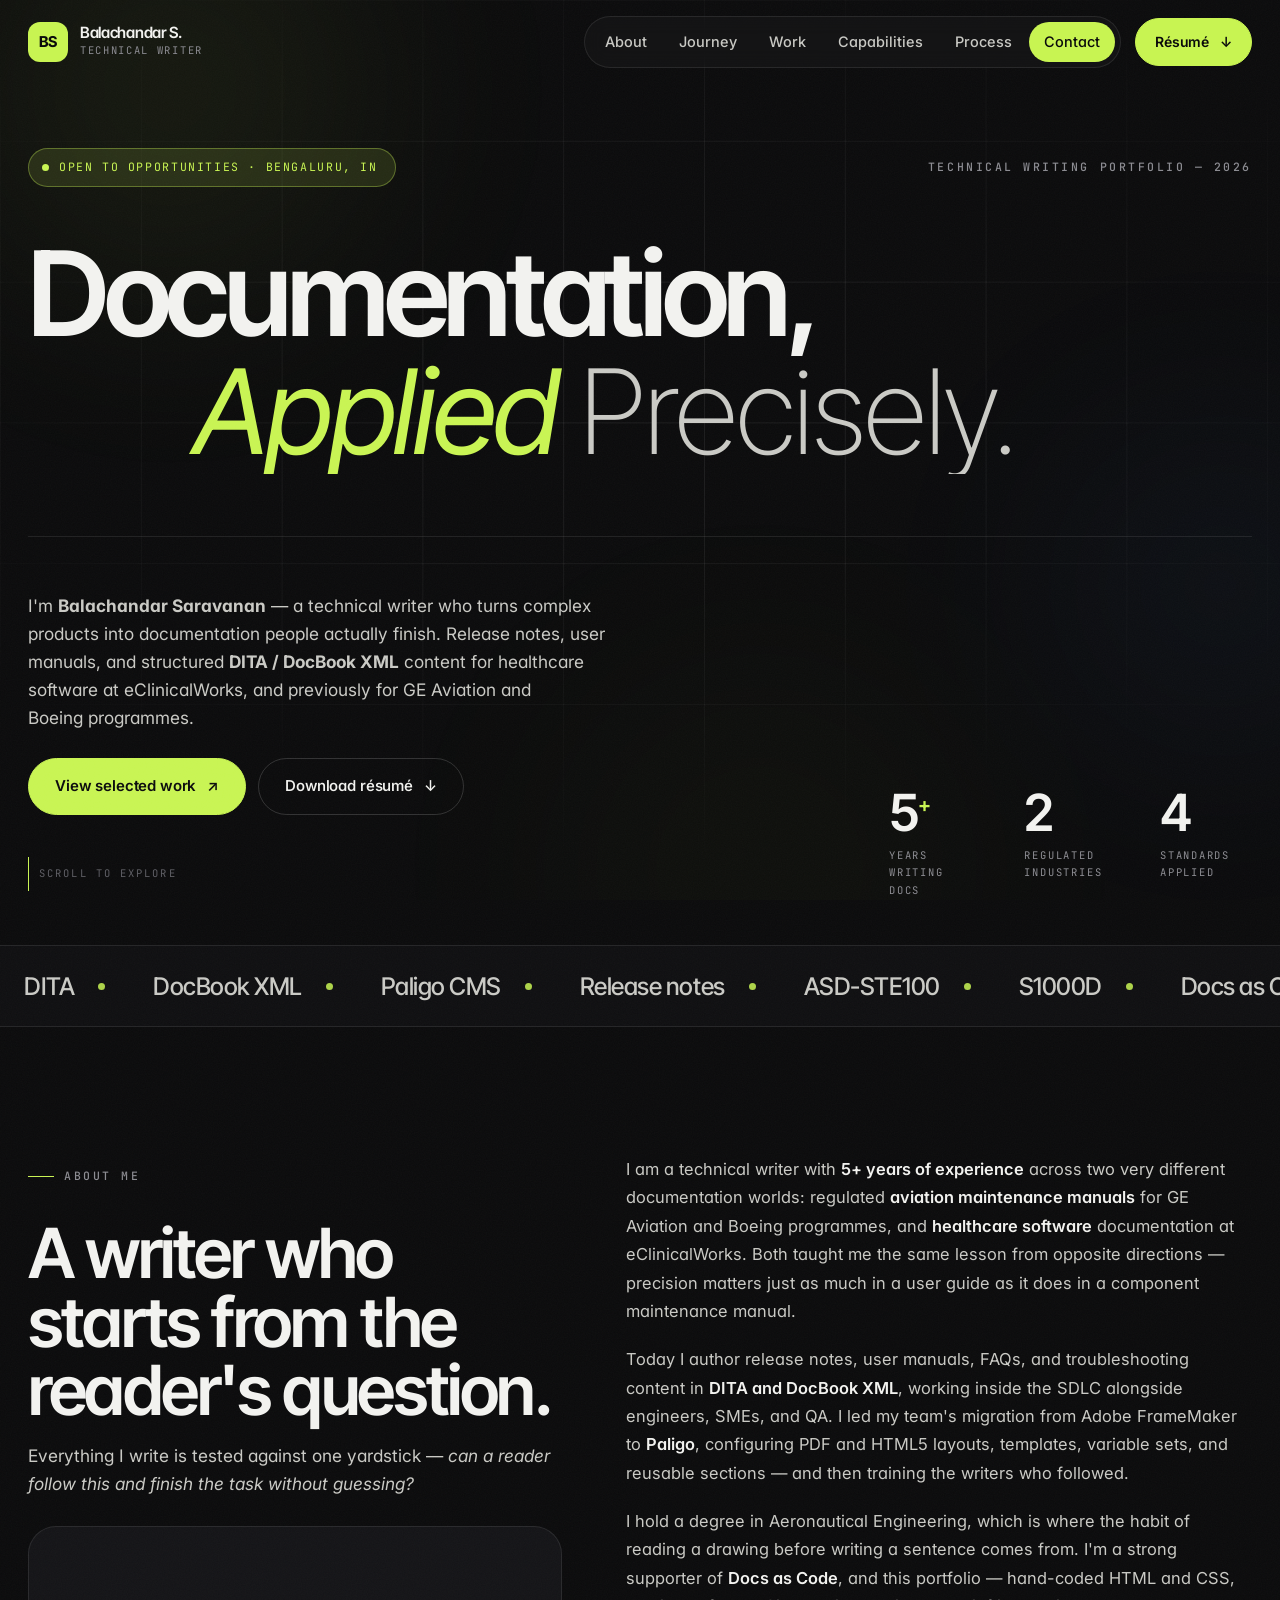
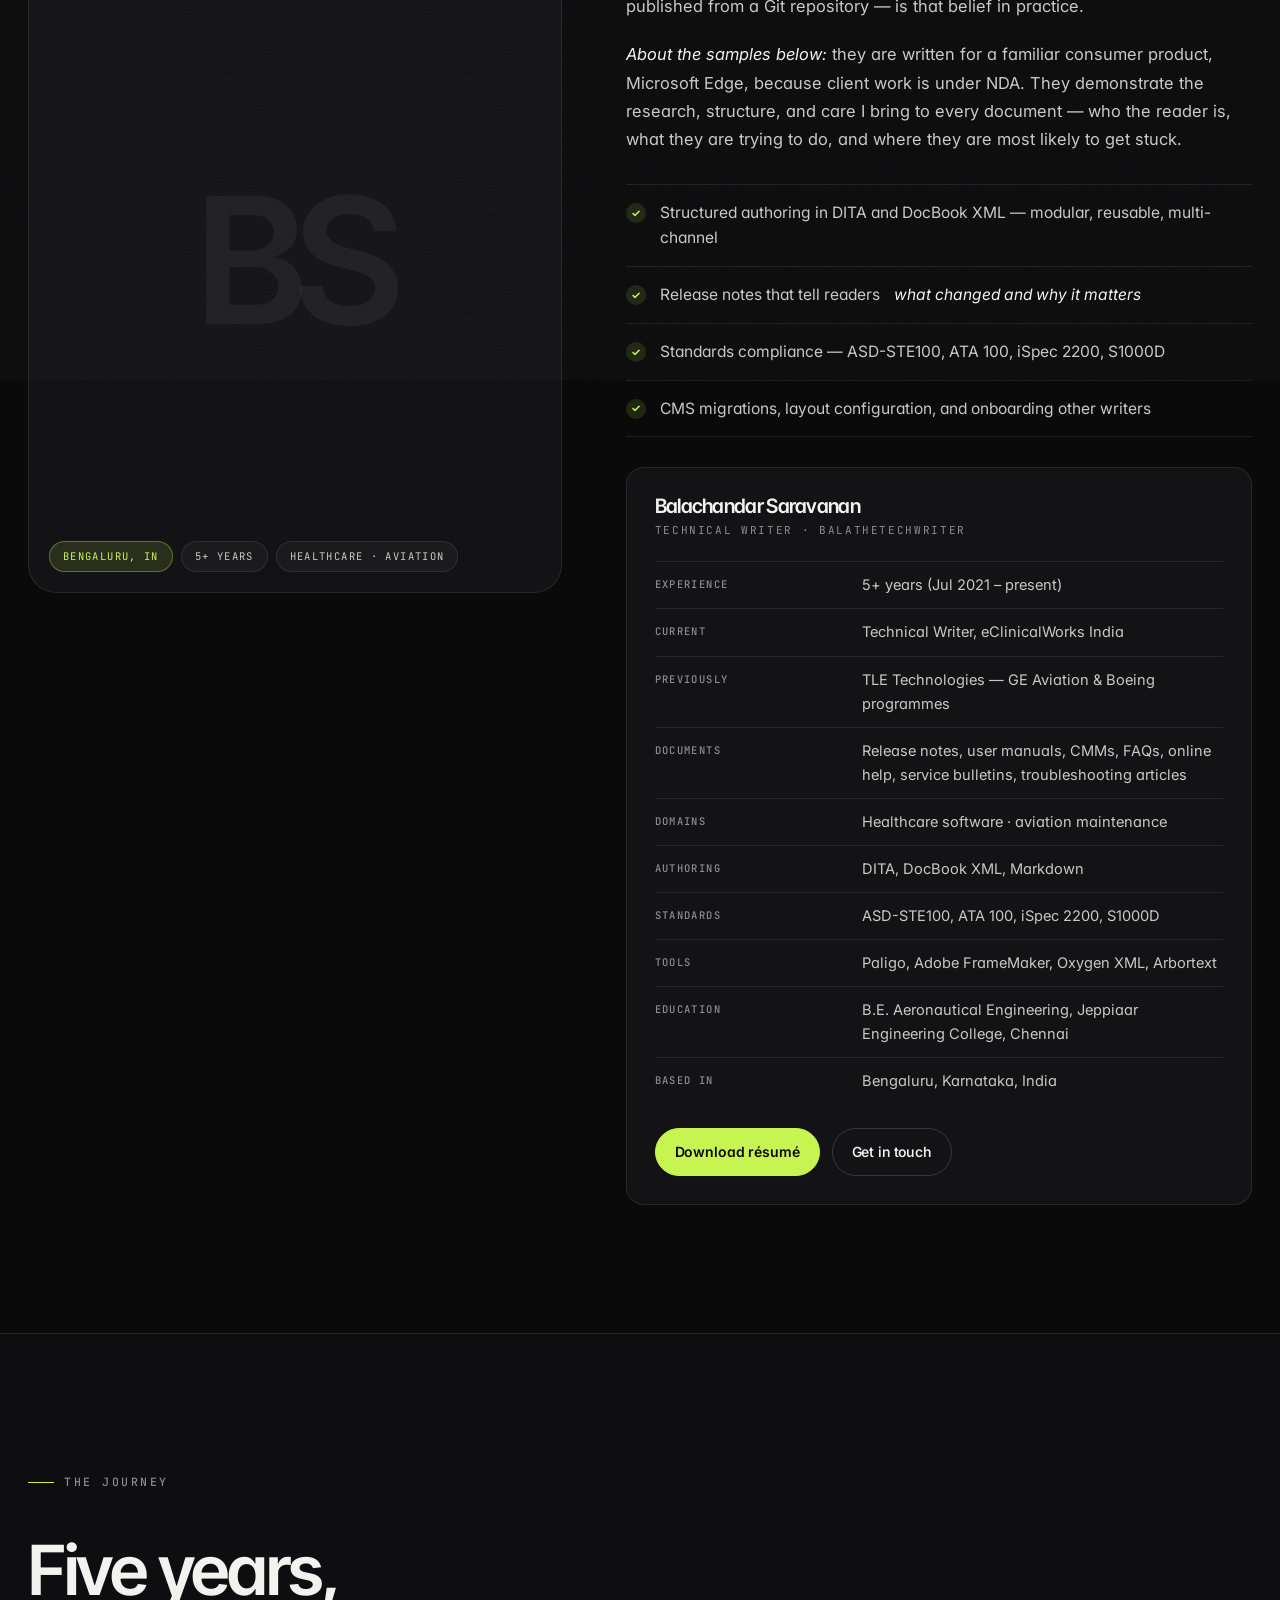
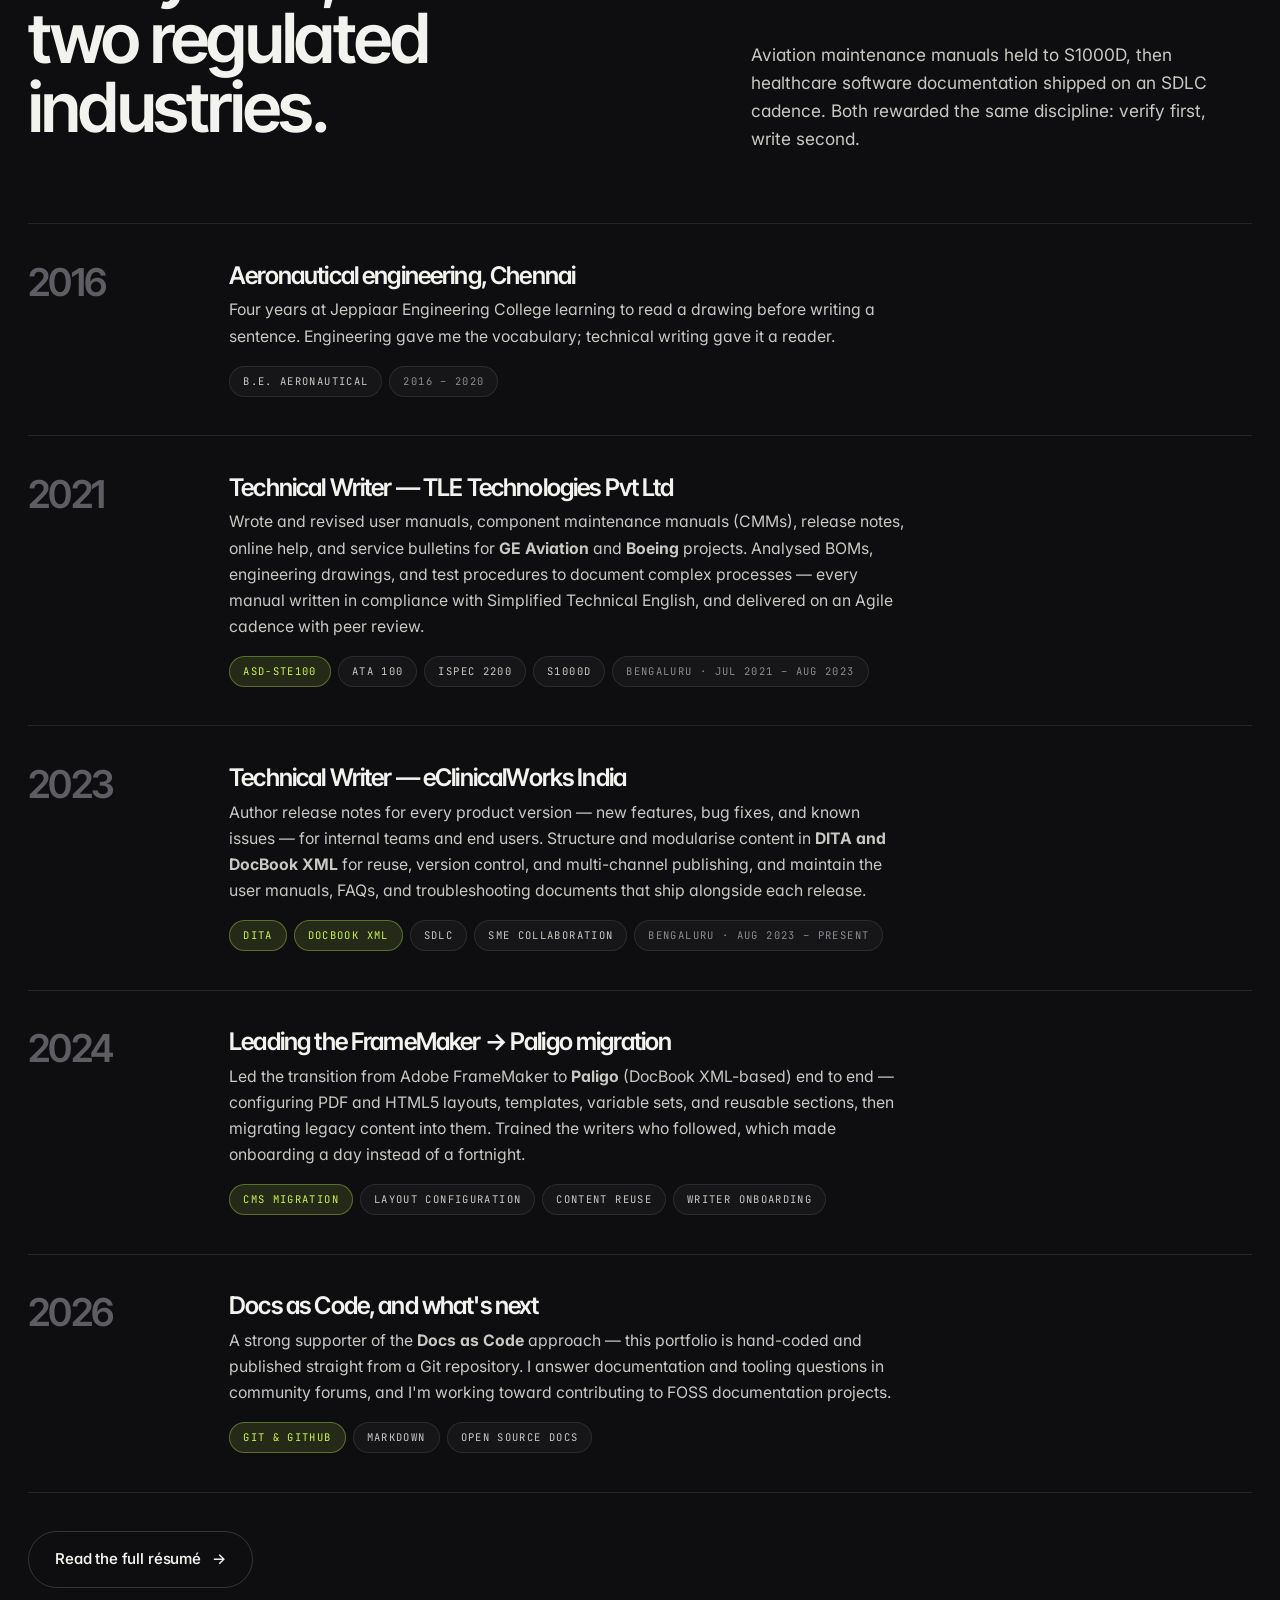
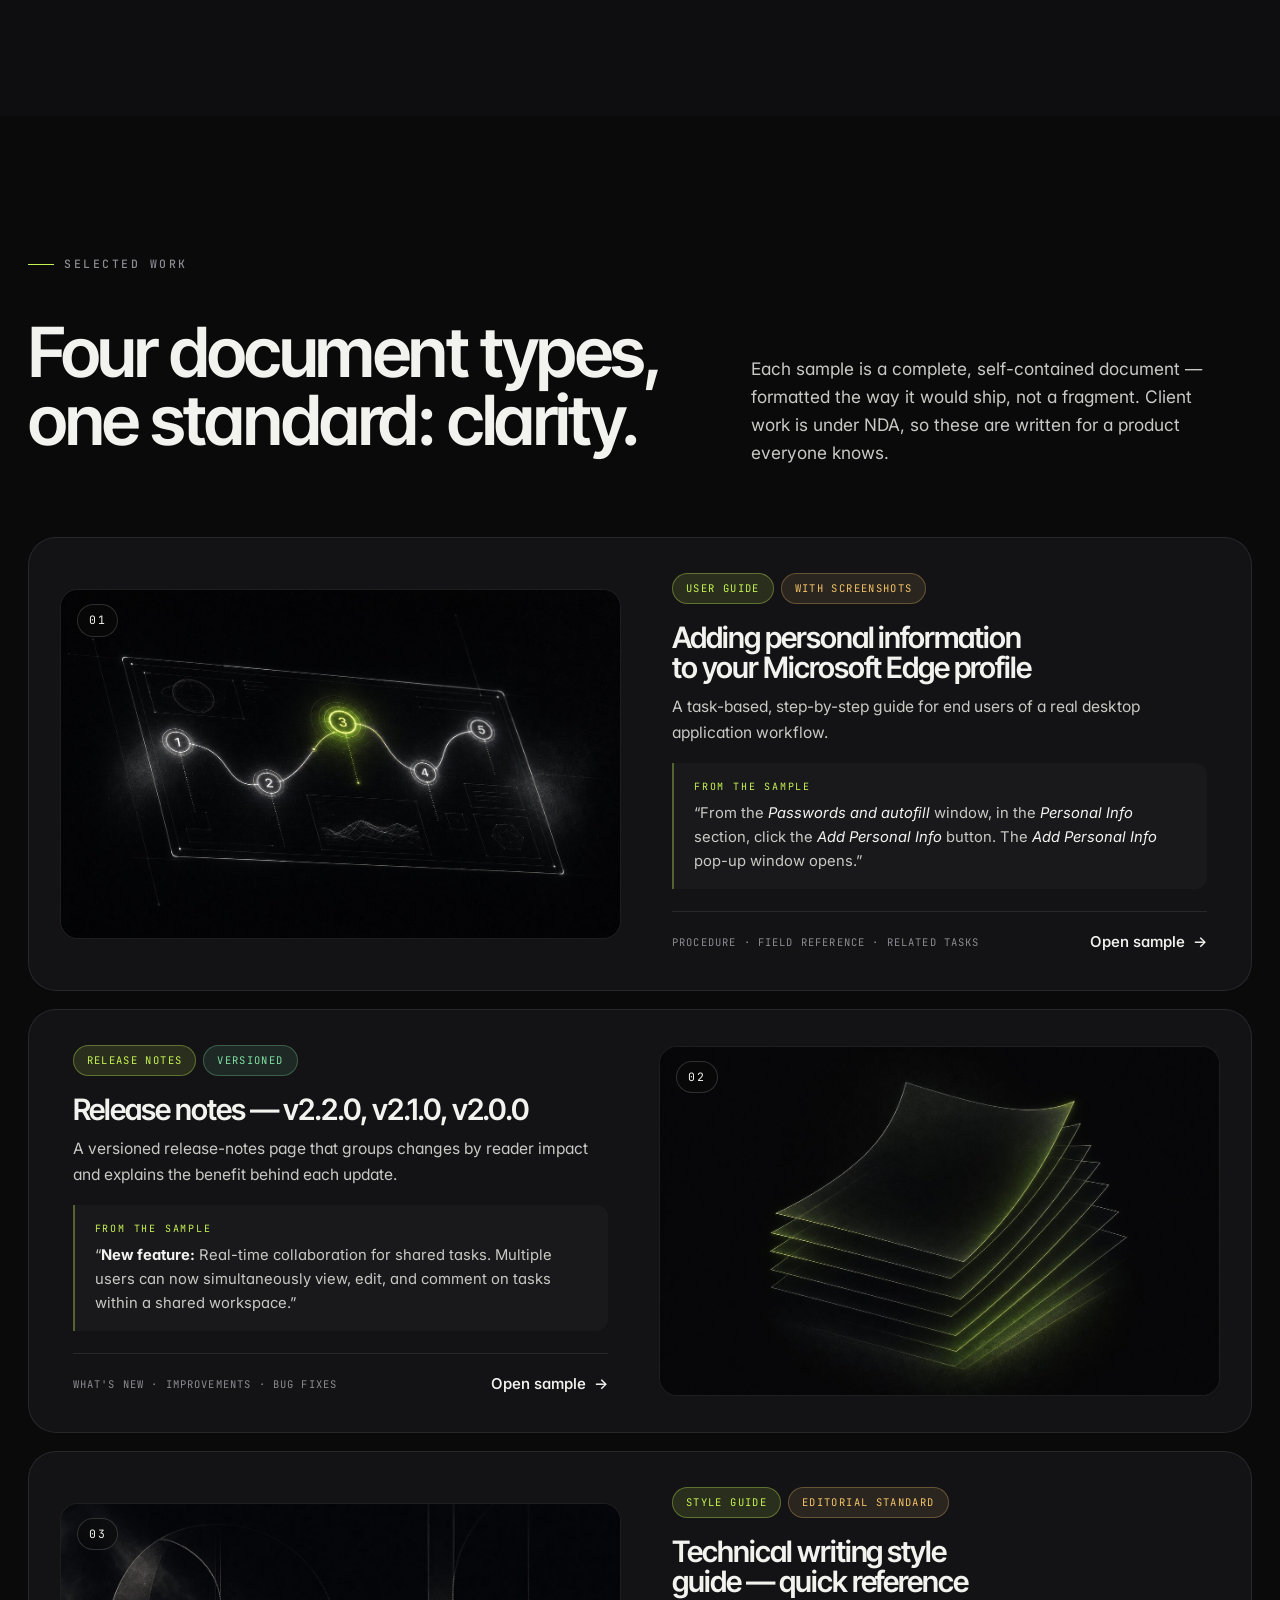
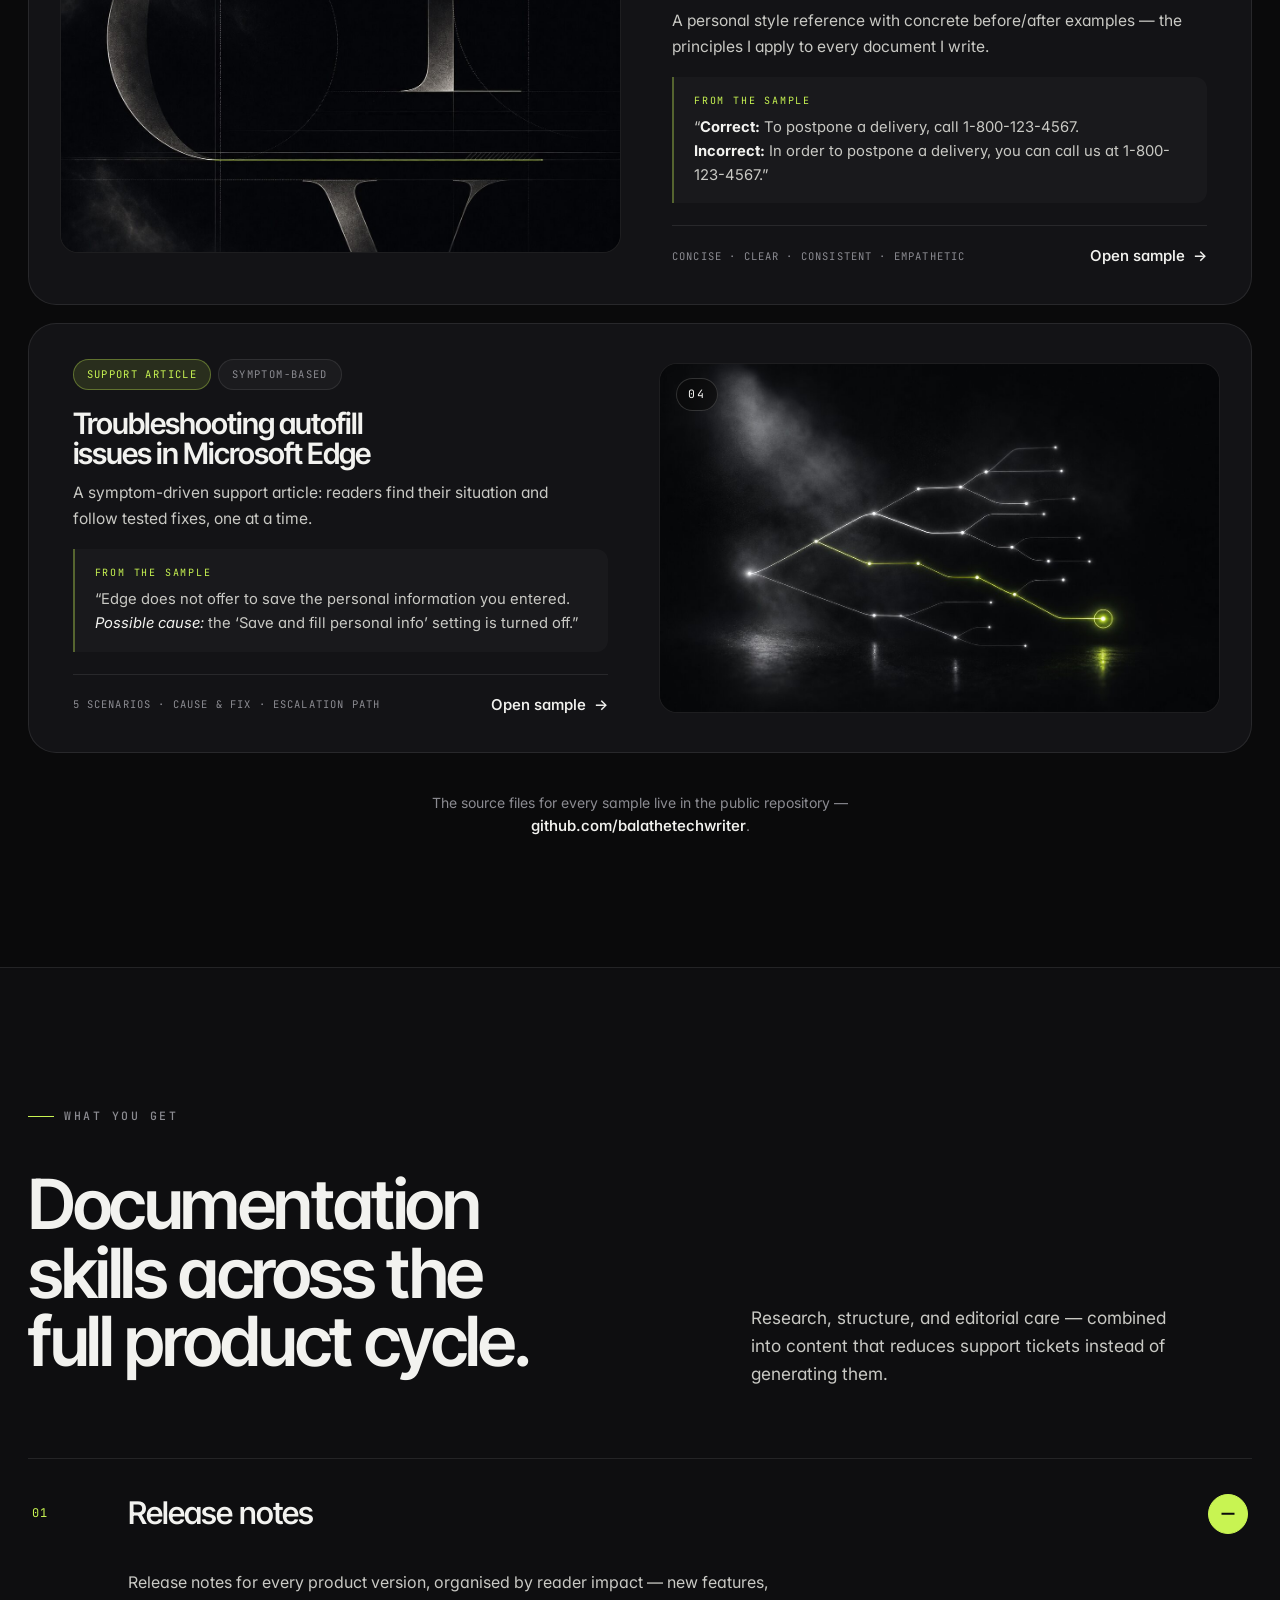
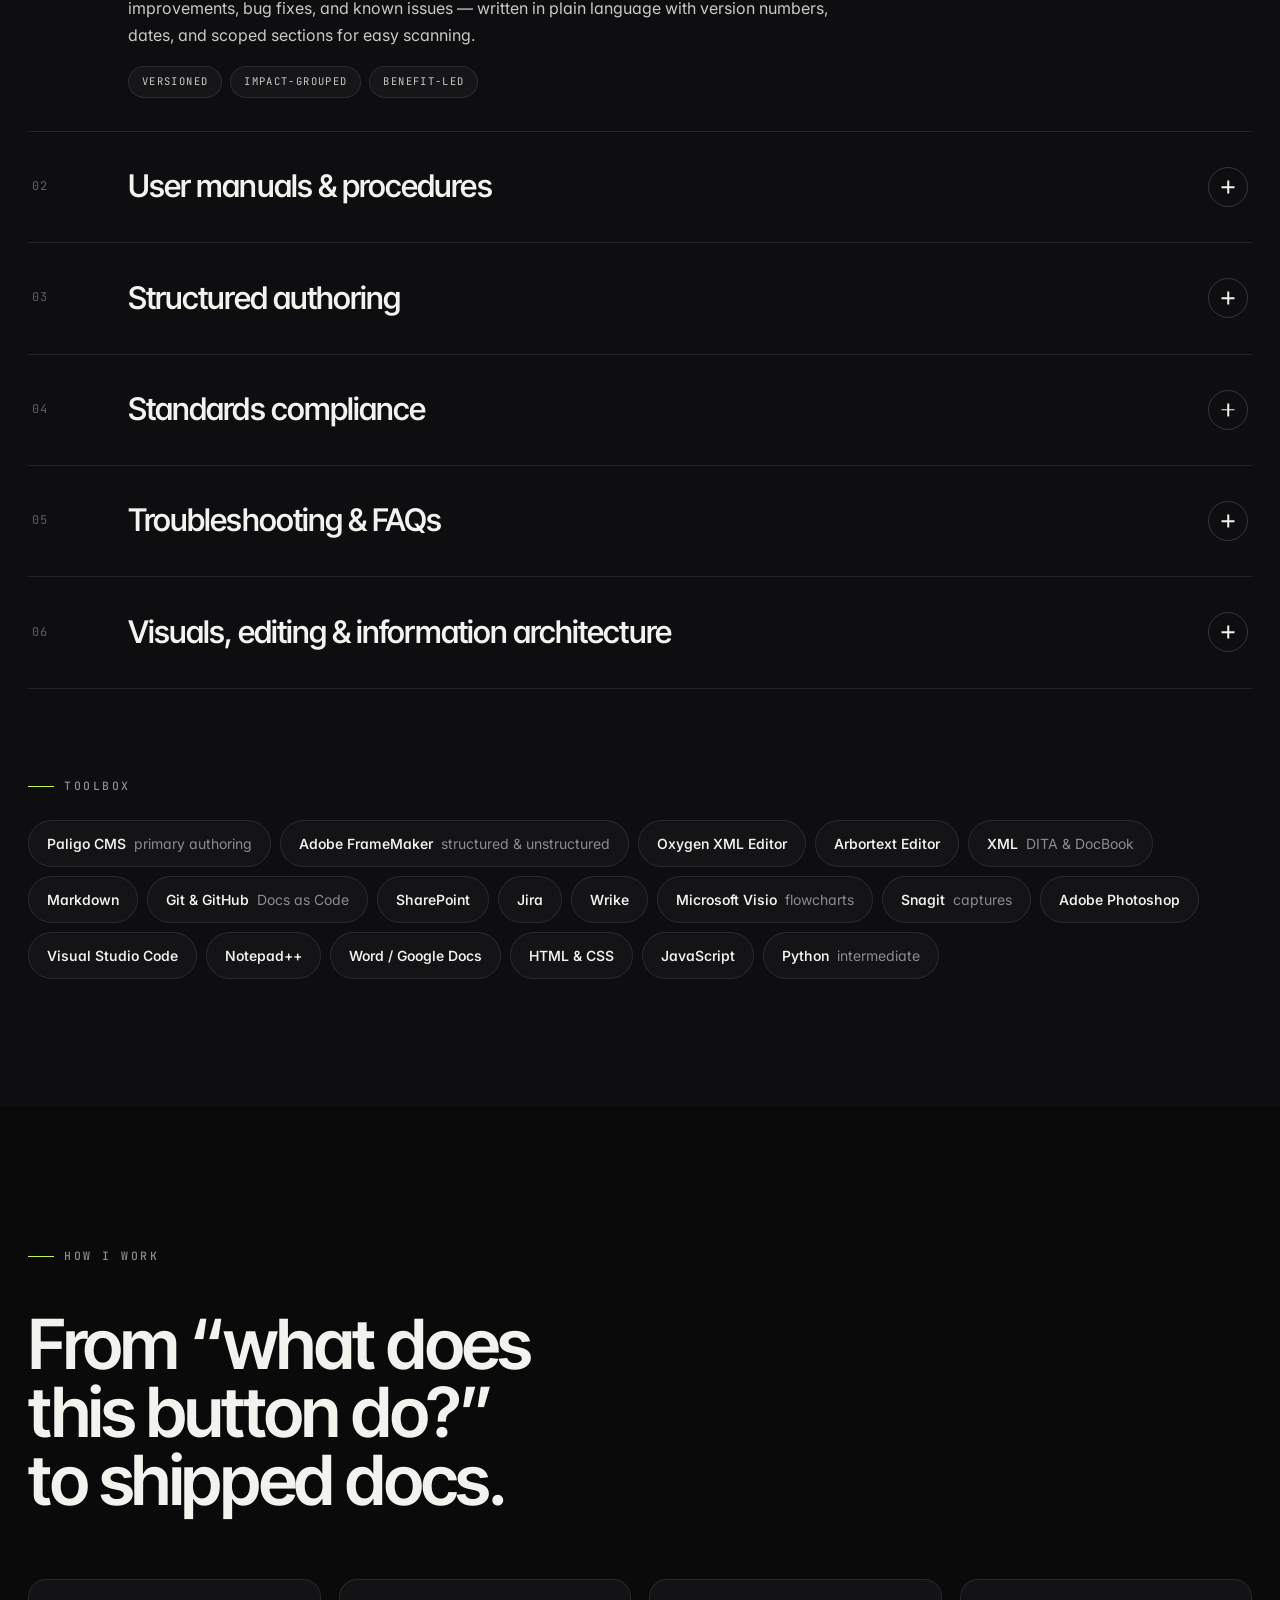
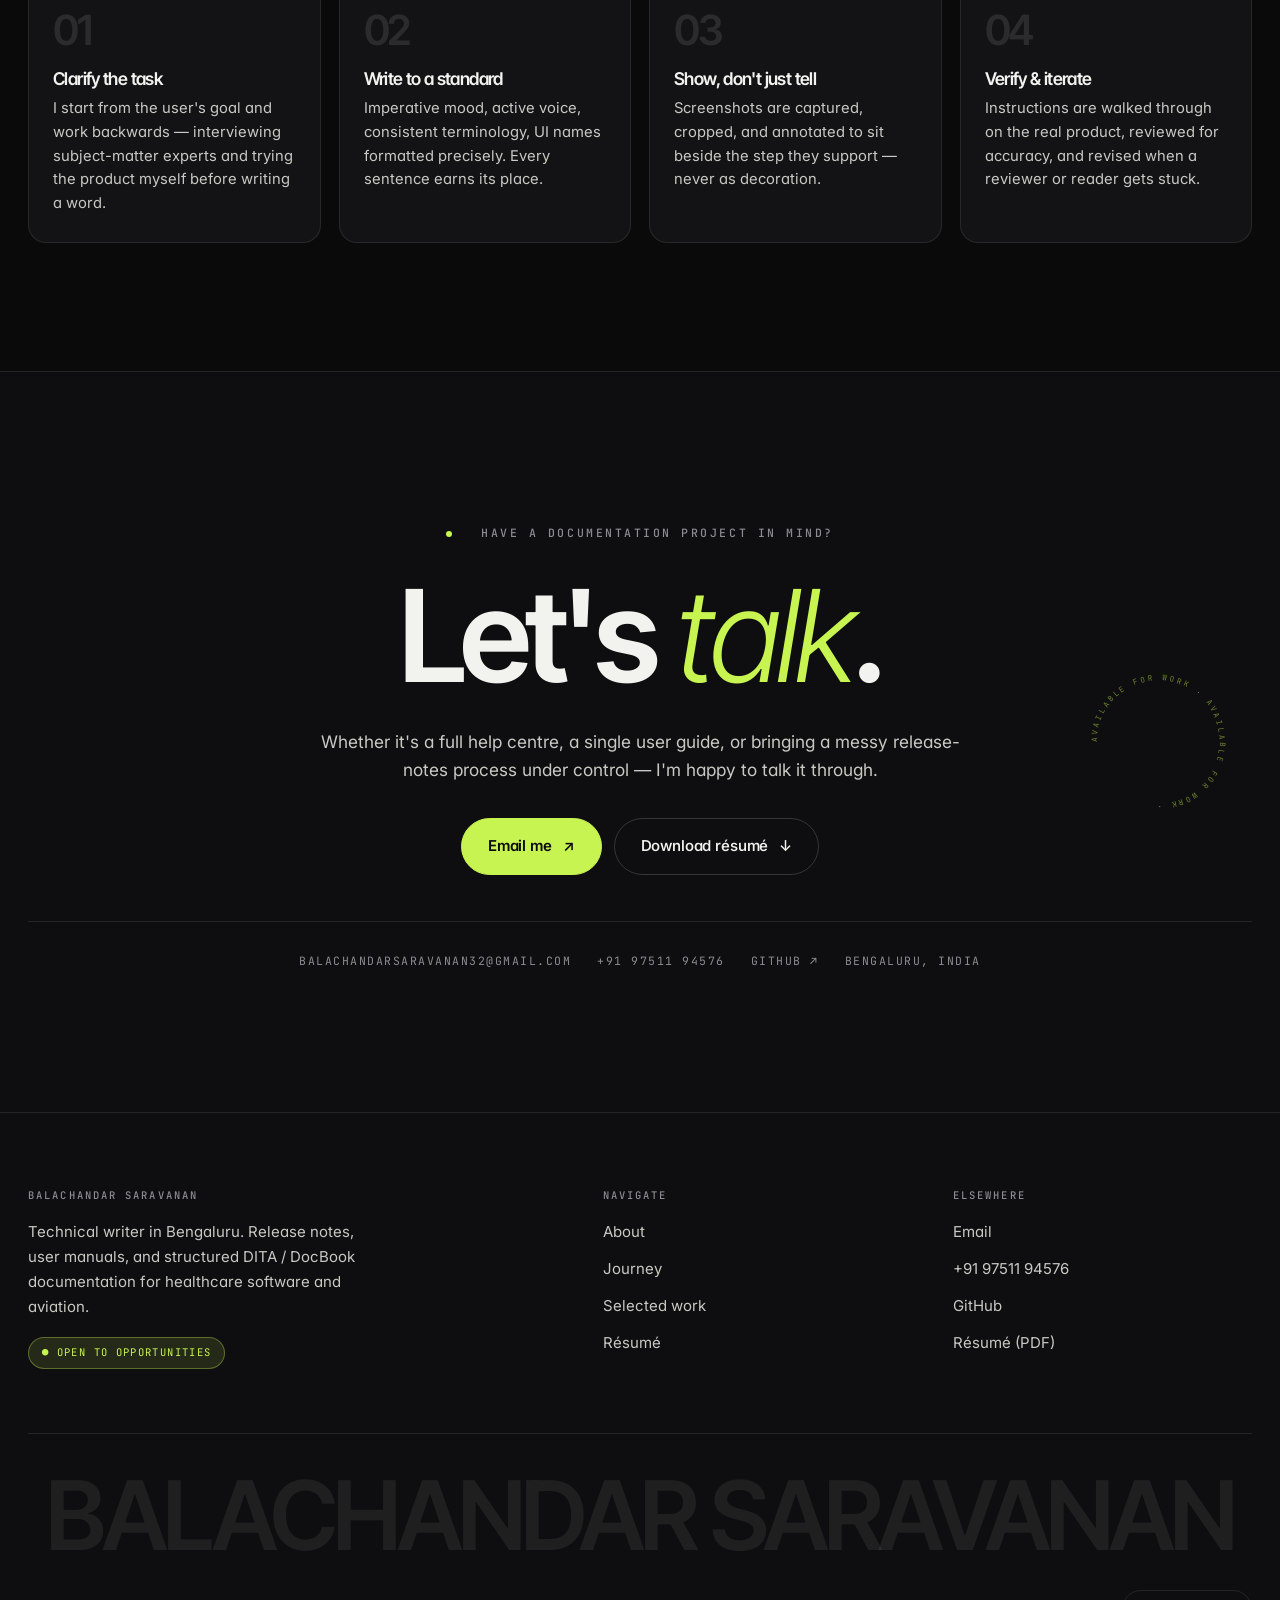
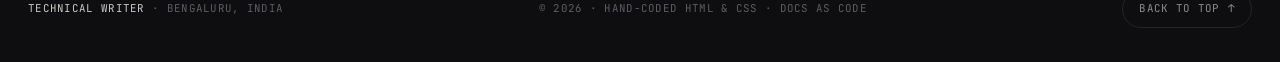
<file: index.html>
<!doctype html>
<html lang="en">
<head>
  <meta charset="utf-8">
  <meta name="viewport" content="width=device-width, initial-scale=1">
  <title>Balachandar Saravanan — Technical Writer Portfolio</title>
  <meta name="description" content="Portfolio of Balachandar Saravanan, a technical writer in Bengaluru with 5+ years writing release notes, user manuals, and structured DITA/DocBook documentation for healthcare software and aviation.">
  <link rel="canonical" href="https://balathetechwriter.github.io/">
  <link rel="icon" href="favicon.ico" sizes="any">
  <link rel="icon" type="image/png" sizes="32x32" href="favicon-32x32.png">
  <link rel="icon" type="image/png" sizes="16x16" href="favicon-16x16.png">
  <link rel="apple-touch-icon" href="apple-touch-icon.png">
  <link rel="manifest" href="site.webmanifest">
  <meta name="theme-color" content="#0a0a0b">
  <meta name="color-scheme" content="dark">

  <!-- Open Graph / social preview -->
  <meta property="og:type" content="website">
  <meta property="og:site_name" content="Balachandar Saravanan — Technical Writer">
  <meta property="og:title" content="Balachandar Saravanan — Technical Writer Portfolio">
  <meta property="og:description" content="Technical writer in Bengaluru with 5+ years writing release notes, user manuals, and structured DITA/DocBook documentation for healthcare software and aviation.">
  <meta property="og:url" content="https://balathetechwriter.github.io/">
  <meta property="og:image" content="https://balathetechwriter.github.io/android-chrome-512x512.png">
  <meta name="twitter:card" content="summary">

  <link rel="preconnect" href="https://fonts.googleapis.com">
  <link rel="preconnect" href="https://fonts.gstatic.com" crossorigin>
  <link href="https://fonts.googleapis.com/css2?family=Inter+Tight:ital,wght@0,200..700;1,200..700&family=Inter:wght@300..600&family=JetBrains+Mono:wght@400;500&display=swap" rel="stylesheet">

  <!-- Structured data. -->
  <script type="application/ld+json">
  {
    "@context": "https://schema.org",
    "@type": "Person",
    "name": "Balachandar Saravanan",
    "alternateName": "Balachandar S.",
    "jobTitle": "Technical Writer",
    "email": "mailto:balachandarsaravanan32@gmail.com",
    "telephone": "+91-97511-94576",
    "url": "https://balathetechwriter.github.io/",
    "sameAs": ["https://github.com/balathetechwriter"],
    "address": {
      "@type": "PostalAddress",
      "addressLocality": "Bengaluru",
      "addressRegion": "Karnataka",
      "addressCountry": "IN"
    },
    "alumniOf": {
      "@type": "CollegeOrUniversity",
      "name": "Jeppiaar Engineering College",
      "address": { "@type": "PostalAddress", "addressLocality": "Chennai", "addressCountry": "IN" }
    },
    "worksFor": {
      "@type": "Organization",
      "name": "eClinicalWorks India"
    },
    "hasOccupation": {
      "@type": "Occupation",
      "name": "Technical Writer",
      "occupationCategory": "Technical Writing"
    },
    "knowsAbout": [
      "DITA",
      "DocBook XML",
      "Paligo CMS",
      "Adobe FrameMaker",
      "Oxygen XML Editor",
      "Arbortext Editor",
      "Release notes",
      "User manuals",
      "Troubleshooting articles",
      "Simplified Technical English (ASD-STE100)",
      "ATA 100",
      "iSpec 2200",
      "S1000D",
      "Docs as Code"
    ]
  }
  </script>
  <!-- A LinkedIn URL should be added to "sameAs" above; the resume supplied did
       not include one, so none was invented. -->

  <link rel="stylesheet" href="css/site.css">
</head>
<body>

  <a class="skip-link" href="#main">Skip to content</a>

  <div class="aurora" aria-hidden="true"><span></span><span></span><span></span></div>
  <div class="grain" aria-hidden="true"></div>
  <div class="scroll-progress" aria-hidden="true"></div>
  <div class="cursor-ring" aria-hidden="true"></div>
  <div class="cursor" aria-hidden="true"></div>

  <!-- ======================= Header ======================= -->
  <header class="site-header">
    <div class="wrap site-header__inner">
      <a class="brand" href="index.html" data-cursor>
        <span class="brand__mark">BS</span>
        <span>
          <span class="brand__name">Balachandar S.</span>
          <span class="brand__role">Technical Writer</span>
        </span>
      </a>

      <nav class="nav" id="site-nav" aria-label="Primary">
        <div class="nav__links">
          <a href="#about">About</a>
          <a href="#journey">Journey</a>
          <a href="#work">Work</a>
          <a href="#capabilities">Capabilities</a>
          <a href="#process">Process</a>
          <a href="#contact">Contact</a>
        </div>
        <a class="btn btn--primary btn--sm nav__cta" href="resume/Balachandar-Saravanan-Resume.pdf" download data-cursor>
          Résumé <span class="arrow" aria-hidden="true">↓</span>
        </a>
      </nav>

      <button class="nav__toggle" aria-label="Toggle menu" aria-expanded="false" aria-controls="site-nav">
        <span></span><span></span><span></span>
      </button>
    </div>
  </header>

  <main id="main">

  <!-- ======================= Hero ======================= -->
  <section class="hero">
    <div class="hero__grid" aria-hidden="true"></div>
    <div class="wrap hero__inner">

      <div class="hero__top" data-reveal>
        <span class="availability"><span class="dot"></span> Open to opportunities · Bengaluru, IN</span>
        <span class="mono-label mono-label--plain">Technical writing portfolio — 2026</span>
      </div>

      <h1 class="display hero__title">
        <span class="row line-mask"><span>Documentation,</span></span>
        <span class="row line-mask indent" style="--d:110ms"><span><em>Applied</em> <span class="thin">Precisely.</span></span></span>
      </h1>

      <div class="hero__bottom">
        <div data-reveal style="--d:220ms">
          <p class="lede">
            I'm <strong>Balachandar Saravanan</strong> — a technical writer who turns complex
            products into documentation people actually finish. Release notes, user manuals,
            and structured <strong>DITA / DocBook XML</strong> content for healthcare software
            at eClinicalWorks, and previously for GE&nbsp;Aviation and Boeing programmes.
          </p>
          <div class="hero__actions">
            <a class="btn btn--primary" href="#work" data-cursor>View selected work <span class="arrow" aria-hidden="true">↗</span></a>
            <a class="btn" href="resume/Balachandar-Saravanan-Resume.pdf" download data-cursor>Download résumé <span class="arrow" aria-hidden="true">↓</span></a>
          </div>
          <span class="scroll-cue" aria-hidden="true"><i></i> Scroll to explore</span>
        </div>

        <div class="hero__stats" data-reveal style="--d:320ms">
          <div class="stat">
            <div class="stat__num"><span data-count="5">0</span><sup>+</sup></div>
            <div class="stat__label">Years writing docs</div>
          </div>
          <div class="stat">
            <div class="stat__num"><span data-count="2">0</span></div>
            <div class="stat__label">Regulated industries</div>
          </div>
          <div class="stat">
            <div class="stat__num"><span data-count="4">0</span></div>
            <div class="stat__label">Standards applied</div>
          </div>
        </div>
      </div>

    </div>
  </section>

  <!-- ======================= Marquee ======================= -->
  <div class="marquee" aria-hidden="true">
    <div class="marquee__track">
      <div class="marquee__group">
        <span class="marquee__item">DITA</span>
        <span class="marquee__item">DocBook XML</span>
        <span class="marquee__item">Paligo CMS</span>
        <span class="marquee__item">Release notes</span>
        <span class="marquee__item">ASD-STE100</span>
        <span class="marquee__item">S1000D</span>
        <span class="marquee__item">Docs as Code</span>
        <span class="marquee__item">FrameMaker</span>
        <span class="marquee__item">Oxygen XML</span>
        <span class="marquee__item">Structured authoring</span>
      </div>
      <div class="marquee__group">
        <span class="marquee__item">DITA</span>
        <span class="marquee__item">DocBook XML</span>
        <span class="marquee__item">Paligo CMS</span>
        <span class="marquee__item">Release notes</span>
        <span class="marquee__item">ASD-STE100</span>
        <span class="marquee__item">S1000D</span>
        <span class="marquee__item">Docs as Code</span>
        <span class="marquee__item">FrameMaker</span>
        <span class="marquee__item">Oxygen XML</span>
        <span class="marquee__item">Structured authoring</span>
      </div>
    </div>
  </div>

  <!-- ======================= About ======================= -->
  <section class="section" id="about">
    <div class="wrap">
      <div class="about-grid">

        <div class="about-sticky" data-reveal>
          <p class="mono-label">About me</p>
          <h2 class="h-xl section__title" style="margin-top:22px">
            A writer who starts from the reader's question.
          </h2>
          <p class="lede" style="margin-bottom:28px">
            Everything I write is tested against one yardstick — <em>can a reader follow this
            and finish the task without guessing?</em>
          </p>

          <div class="portrait">
            <div class="portrait__initials" aria-hidden="true">BS</div>
            <div class="portrait__tag">
              <span class="chip chip--accent">Bengaluru, IN</span>
              <span class="chip">5+ years</span>
              <span class="chip">Healthcare · Aviation</span>
            </div>
          </div>
        </div>

        <div class="about-copy" data-reveal style="--d:120ms">
          <p>
            I am a technical writer with <strong>5+ years of experience</strong> across two very
            different documentation worlds: regulated <strong>aviation maintenance manuals</strong>
            for GE Aviation and Boeing programmes, and <strong>healthcare software</strong>
            documentation at eClinicalWorks. Both taught me the same lesson from opposite
            directions — precision matters just as much in a user guide as it does in a
            component maintenance manual.
          </p>
          <p>
            Today I author release notes, user manuals, FAQs, and troubleshooting content in
            <strong>DITA and DocBook XML</strong>, working inside the SDLC alongside engineers,
            SMEs, and QA. I led my team's migration from Adobe FrameMaker to
            <strong>Paligo</strong>, configuring PDF and HTML5 layouts, templates, variable sets,
            and reusable sections — and then training the writers who followed.
          </p>
          <p>
            I hold a degree in Aeronautical Engineering, which is where the habit of reading a
            drawing before writing a sentence comes from. I'm a strong supporter of
            <strong>Docs as Code</strong>, and this portfolio — hand-coded HTML and CSS, published
            from a Git repository — is that belief in practice.
          </p>
          <p>
            <em>About the samples below:</em> they are written for a familiar consumer product,
            Microsoft Edge, because client work is under NDA. They demonstrate the research,
            structure, and care I bring to every document — who the reader is, what they are
            trying to do, and where they are most likely to get stuck.
          </p>

          <ul class="focus-list">
            <li><span class="tick">✓</span> Structured authoring in DITA and DocBook XML — modular, reusable, multi-channel</li>
            <li><span class="tick">✓</span> Release notes that tell readers <em>what changed and why it matters</em></li>
            <li><span class="tick">✓</span> Standards compliance — ASD-STE100, ATA 100, iSpec 2200, S1000D</li>
            <li><span class="tick">✓</span> CMS migrations, layout configuration, and onboarding other writers</li>
          </ul>

          <div class="fact-card" style="margin-top:30px">
            <h3>Balachandar Saravanan</h3>
            <p class="sub">Technical Writer · balathetechwriter</p>
            <ul class="fact-list">
              <li><strong>Experience</strong> <span>5+ years (Jul 2021 – present)</span></li>
              <li><strong>Current</strong> <span>Technical Writer, eClinicalWorks India</span></li>
              <li><strong>Previously</strong> <span>TLE Technologies — GE Aviation &amp; Boeing programmes</span></li>
              <li><strong>Documents</strong> <span>Release notes, user manuals, CMMs, FAQs, online help, service bulletins, troubleshooting articles</span></li>
              <li><strong>Domains</strong> <span>Healthcare software · aviation maintenance</span></li>
              <li><strong>Authoring</strong> <span>DITA, DocBook XML, Markdown</span></li>
              <li><strong>Standards</strong> <span>ASD-STE100, ATA 100, iSpec 2200, S1000D</span></li>
              <li><strong>Tools</strong> <span>Paligo, Adobe FrameMaker, Oxygen XML, Arbortext</span></li>
              <li><strong>Education</strong> <span>B.E. Aeronautical Engineering, Jeppiaar Engineering College, Chennai</span></li>
              <li><strong>Based in</strong> <span>Bengaluru, Karnataka, India</span></li>
            </ul>
            <div class="hero__actions">
              <a class="btn btn--primary btn--sm" href="resume/Balachandar-Saravanan-Resume.pdf" download data-cursor>Download résumé</a>
              <a class="btn btn--sm" href="#contact" data-cursor>Get in touch</a>
            </div>
          </div>
        </div>

      </div>
    </div>
  </section>

  <!-- ======================= Journey / experience ======================= -->
  <section class="section section--soft section--line" id="journey">
    <div class="wrap">
      <div class="section__head section__head--split" data-reveal>
        <div>
          <p class="mono-label">The journey</p>
          <h2 class="h-xl section__title" style="margin-top:22px">Five years,<br>two regulated industries.</h2>
        </div>
        <p class="lede section__lede">
          Aviation maintenance manuals held to S1000D, then healthcare software documentation
          shipped on an SDLC cadence. Both rewarded the same discipline: verify first, write second.
        </p>
      </div>

      <div class="timeline">

        <article class="tl-item" data-reveal>
          <div class="tl-year">2016</div>
          <div class="tl-body">
            <h3>Aeronautical engineering, Chennai</h3>
            <p>
              Four years at Jeppiaar Engineering College learning to read a drawing before writing a
              sentence. Engineering gave me the vocabulary; technical writing gave it a reader.
            </p>
            <div class="tl-tags">
              <span class="chip">B.E. Aeronautical</span>
              <span class="chip chip--neutral">2016 – 2020</span>
            </div>
          </div>
        </article>

        <article class="tl-item" data-reveal>
          <div class="tl-year">2021</div>
          <div class="tl-body">
            <h3>Technical Writer — TLE Technologies Pvt Ltd</h3>
            <p>
              Wrote and revised user manuals, component maintenance manuals (CMMs), release notes,
              online help, and service bulletins for <strong>GE Aviation</strong> and
              <strong>Boeing</strong> projects. Analysed BOMs, engineering drawings, and test
              procedures to document complex processes — every manual written in compliance with
              Simplified Technical English, and delivered on an Agile cadence with peer review.
            </p>
            <div class="tl-tags">
              <span class="chip chip--accent">ASD-STE100</span>
              <span class="chip">ATA 100</span>
              <span class="chip">iSpec 2200</span>
              <span class="chip">S1000D</span>
              <span class="chip chip--neutral">Bengaluru · Jul 2021 – Aug 2023</span>
            </div>
          </div>
        </article>

        <article class="tl-item" data-reveal>
          <div class="tl-year">2023</div>
          <div class="tl-body">
            <h3>Technical Writer — eClinicalWorks India</h3>
            <p>
              Author release notes for every product version — new features, bug fixes, and known
              issues — for internal teams and end users. Structure and modularise content in
              <strong>DITA and DocBook XML</strong> for reuse, version control, and multi-channel
              publishing, and maintain the user manuals, FAQs, and troubleshooting documents that
              ship alongside each release.
            </p>
            <div class="tl-tags">
              <span class="chip chip--accent">DITA</span>
              <span class="chip chip--accent">DocBook XML</span>
              <span class="chip">SDLC</span>
              <span class="chip">SME collaboration</span>
              <span class="chip chip--neutral">Bengaluru · Aug 2023 – Present</span>
            </div>
          </div>
        </article>

        <article class="tl-item" data-reveal>
          <div class="tl-year">2024</div>
          <div class="tl-body">
            <h3>Leading the FrameMaker → Paligo migration</h3>
            <p>
              Led the transition from Adobe FrameMaker to <strong>Paligo</strong> (DocBook
              XML-based) end to end — configuring PDF and HTML5 layouts, templates, variable sets,
              and reusable sections, then migrating legacy content into them. Trained the writers
              who followed, which made onboarding a day instead of a fortnight.
            </p>
            <div class="tl-tags">
              <span class="chip chip--accent">CMS migration</span>
              <span class="chip">Layout configuration</span>
              <span class="chip">Content reuse</span>
              <span class="chip">Writer onboarding</span>
            </div>
          </div>
        </article>

        <article class="tl-item" data-reveal>
          <div class="tl-year">2026</div>
          <div class="tl-body">
            <h3>Docs as Code, and what's next</h3>
            <p>
              A strong supporter of the <strong>Docs as Code</strong> approach — this portfolio is
              hand-coded and published straight from a Git repository. I answer documentation and
              tooling questions in community forums, and I'm working toward contributing to FOSS
              documentation projects.
            </p>
            <div class="tl-tags">
              <span class="chip chip--accent">Git &amp; GitHub</span>
              <span class="chip">Markdown</span>
              <span class="chip">Open source docs</span>
            </div>
          </div>
        </article>

      </div>

      <p style="margin:38px 0 0" data-reveal>
        <a class="btn" href="resume.html" data-cursor>Read the full résumé <span class="arrow" aria-hidden="true">→</span></a>
      </p>
    </div>
  </section>

  <!-- ======================= Selected work ======================= -->
  <section class="section" id="work">
    <div class="wrap">
      <div class="section__head section__head--split" data-reveal>
        <div>
          <p class="mono-label">Selected work</p>
          <h2 class="h-xl section__title" style="margin-top:22px">Four document types,<br>one standard: clarity.</h2>
        </div>
        <p class="lede section__lede">
          Each sample is a complete, self-contained document — formatted the way it would ship,
          not a fragment. Client work is under NDA, so these are written for a product everyone
          knows.
        </p>
      </div>

      <div class="work-list">

        <a class="work-card" href="samples/user-guide.html" data-reveal data-cursor>
          <div class="work-card__media">
            <span class="work-card__index">01</span>
            <img src="images/work/user-guide.jpg" alt="" loading="lazy" decoding="async" width="1280" height="853">
          </div>
          <div class="work-card__body">
            <div class="work-card__tags">
              <span class="chip chip--accent">User guide</span>
              <span class="chip chip--amber">With screenshots</span>
            </div>
            <h3>Adding personal information to your Microsoft Edge profile</h3>
            <p class="work-card__desc">
              A task-based, step-by-step guide for end users of a real desktop application workflow.
            </p>
            <div class="pull-quote">
              <span class="docs">From the sample</span>
              “From the <em>Passwords and autofill</em> window, in the <em>Personal Info</em> section, click the
              <em>Add Personal Info</em> button. The <em>Add Personal Info</em> pop-up window opens.”
            </div>
            <div class="work-card__foot">
              <span class="note">Procedure · field reference · related tasks</span>
              <span class="text-link">Open sample <span class="arrow" aria-hidden="true">→</span></span>
            </div>
          </div>
        </a>

        <a class="work-card" href="samples/release-notes.html" data-reveal data-cursor>
          <div class="work-card__media">
            <span class="work-card__index">02</span>
            <img src="images/work/release-notes.jpg" alt="" loading="lazy" decoding="async" width="1280" height="853">
          </div>
          <div class="work-card__body">
            <div class="work-card__tags">
              <span class="chip chip--accent">Release notes</span>
              <span class="chip chip--ok">Versioned</span>
            </div>
            <h3>Release notes — v2.2.0, v2.1.0, v2.0.0</h3>
            <p class="work-card__desc">
              A versioned release-notes page that groups changes by reader impact and explains the
              benefit behind each update.
            </p>
            <div class="pull-quote">
              <span class="docs">From the sample</span>
              “<strong>New feature:</strong> Real-time collaboration for shared tasks. Multiple users can now
              simultaneously view, edit, and comment on tasks within a shared workspace.”
            </div>
            <div class="work-card__foot">
              <span class="note">What's new · improvements · bug fixes</span>
              <span class="text-link">Open sample <span class="arrow" aria-hidden="true">→</span></span>
            </div>
          </div>
        </a>

        <a class="work-card" href="samples/style-guide.html" data-reveal data-cursor>
          <div class="work-card__media">
            <span class="work-card__index">03</span>
            <img src="images/work/style-guide.jpg" alt="" loading="lazy" decoding="async" width="1280" height="853">
          </div>
          <div class="work-card__body">
            <div class="work-card__tags">
              <span class="chip chip--accent">Style guide</span>
              <span class="chip chip--amber">Editorial standard</span>
            </div>
            <h3>Technical writing style guide — quick reference</h3>
            <p class="work-card__desc">
              A personal style reference with concrete before/after examples — the principles I
              apply to every document I write.
            </p>
            <div class="pull-quote">
              <span class="docs">From the sample</span>
              “<strong>Correct:</strong> To postpone a delivery, call 1-800-123-4567.<br>
              <strong>Incorrect:</strong> In order to postpone a delivery, you can call us at 1-800-123-4567.”
            </div>
            <div class="work-card__foot">
              <span class="note">Concise · clear · consistent · empathetic</span>
              <span class="text-link">Open sample <span class="arrow" aria-hidden="true">→</span></span>
            </div>
          </div>
        </a>

        <a class="work-card" href="samples/troubleshooting.html" data-reveal data-cursor>
          <div class="work-card__media">
            <span class="work-card__index">04</span>
            <img src="images/work/troubleshooting.jpg" alt="" loading="lazy" decoding="async" width="1280" height="853">
          </div>
          <div class="work-card__body">
            <div class="work-card__tags">
              <span class="chip chip--accent">Support article</span>
              <span class="chip chip--neutral">Symptom-based</span>
            </div>
            <h3>Troubleshooting autofill issues in Microsoft Edge</h3>
            <p class="work-card__desc">
              A symptom-driven support article: readers find their situation and follow tested
              fixes, one at a time.
            </p>
            <div class="pull-quote">
              <span class="docs">From the sample</span>
              “Edge does not offer to save the personal information you entered. <em>Possible cause:</em> the
              ‘Save and fill personal info’ setting is turned off.”
            </div>
            <div class="work-card__foot">
              <span class="note">5 scenarios · cause &amp; fix · escalation path</span>
              <span class="text-link">Open sample <span class="arrow" aria-hidden="true">→</span></span>
            </div>
          </div>
        </a>

      </div>

      <p class="note" style="text-align:center;margin:38px auto 0;max-width:60ch" data-reveal>
        The source files for every sample live in the public repository —
        <a class="text-link" href="https://github.com/balathetechwriter/balathetechwriter.github.io" target="_blank" rel="noopener">github.com/balathetechwriter</a>.
      </p>
    </div>
  </section>

  <!-- ======================= Capabilities ======================= -->
  <section class="section section--soft section--line" id="capabilities">
    <div class="wrap">
      <div class="section__head section__head--split" data-reveal>
        <div>
          <p class="mono-label">What you get</p>
          <h2 class="h-xl section__title" style="margin-top:22px">Documentation skills across the full product cycle.</h2>
        </div>
        <p class="lede section__lede">
          Research, structure, and editorial care — combined into content that reduces support
          tickets instead of generating them.
        </p>
      </div>

      <div class="cap-list" data-reveal>

        <details class="cap" open>
          <summary>
            <span class="cap__num">01</span>
            <span class="cap__title">Release notes</span>
            <span class="cap__sign" aria-hidden="true"></span>
          </summary>
          <div class="cap__body">
            <div></div>
            <div>
              <p>
                Release notes for every product version, organised by reader impact — new features,
                improvements, bug fixes, and known issues — written in plain language with version
                numbers, dates, and scoped sections for easy scanning.
              </p>
              <div class="cap__meta">
                <span class="chip">Versioned</span>
                <span class="chip">Impact-grouped</span>
                <span class="chip">Benefit-led</span>
              </div>
            </div>
          </div>
        </details>

        <details class="cap">
          <summary>
            <span class="cap__num">02</span>
            <span class="cap__title">User manuals &amp; procedures</span>
            <span class="cap__sign" aria-hidden="true"></span>
          </summary>
          <div class="cap__body">
            <div></div>
            <div>
              <p>
                Task-oriented instructions built around what the reader wants to do. Every step is
                written in the imperative, verified against the interface, and supported with
                annotated screenshots placed beside the step they belong to.
              </p>
              <div class="cap__meta">
                <span class="chip">Task-based</span>
                <span class="chip">Verified steps</span>
                <span class="chip">Annotated visuals</span>
              </div>
            </div>
          </div>
        </details>

        <details class="cap">
          <summary>
            <span class="cap__num">03</span>
            <span class="cap__title">Structured authoring</span>
            <span class="cap__sign" aria-hidden="true"></span>
          </summary>
          <div class="cap__body">
            <div></div>
            <div>
              <p>
                DITA and DocBook XML authoring for modular, reusable content — topic-based
                architecture, variable sets, and reusable sections that publish to PDF, HTML5, and
                online help from a single source.
              </p>
              <div class="cap__meta">
                <span class="chip chip--accent">DITA</span>
                <span class="chip chip--accent">DocBook</span>
                <span class="chip">Paligo</span>
                <span class="chip">Single-sourcing</span>
              </div>
            </div>
          </div>
        </details>

        <details class="cap">
          <summary>
            <span class="cap__num">04</span>
            <span class="cap__title">Standards compliance</span>
            <span class="cap__sign" aria-hidden="true"></span>
          </summary>
          <div class="cap__body">
            <div></div>
            <div>
              <p>
                Documentation written to specification: Simplified Technical English (ASD-STE100),
                ATA 100, iSpec 2200, and S1000D — plus the discipline of working from BOMs,
                engineering drawings, and test procedures.
              </p>
              <div class="cap__meta">
                <span class="chip">ASD-STE100</span>
                <span class="chip">ATA 100</span>
                <span class="chip">iSpec 2200</span>
                <span class="chip">S1000D</span>
              </div>
            </div>
          </div>
        </details>

        <details class="cap">
          <summary>
            <span class="cap__num">05</span>
            <span class="cap__title">Troubleshooting &amp; FAQs</span>
            <span class="cap__sign" aria-hidden="true"></span>
          </summary>
          <div class="cap__body">
            <div></div>
            <div>
              <p>
                Support content organised by symptom: likely causes, tested fixes, and the exact
                error messages and states a reader will see — so help arrives before the support
                ticket does.
              </p>
              <div class="cap__meta">
                <span class="chip">Symptom-first</span>
                <span class="chip">Tested fixes</span>
                <span class="chip">Escalation paths</span>
              </div>
            </div>
          </div>
        </details>

        <details class="cap">
          <summary>
            <span class="cap__num">06</span>
            <span class="cap__title">Visuals, editing &amp; information architecture</span>
            <span class="cap__sign" aria-hidden="true"></span>
          </summary>
          <div class="cap__body">
            <div></div>
            <div>
              <p>
                Flowcharts and annotated screenshots in Visio, Snagit, and Photoshop; peer review
                for accuracy and consistency; and the heading structures and cross-links that make
                a documentation set findable.
              </p>
              <div class="cap__meta">
                <span class="chip">Visio</span>
                <span class="chip">Snagit</span>
                <span class="chip">Peer review</span>
                <span class="chip">Findability</span>
              </div>
            </div>
          </div>
        </details>

      </div>

      <div style="margin-top:clamp(48px,6vw,78px)" data-reveal>
        <p class="mono-label" style="margin-bottom:24px">Toolbox</p>
        <div class="chip-row">
          <span class="tool-chip"><b>Paligo CMS</b> primary authoring</span>
          <span class="tool-chip"><b>Adobe FrameMaker</b> structured &amp; unstructured</span>
          <span class="tool-chip"><b>Oxygen XML Editor</b></span>
          <span class="tool-chip"><b>Arbortext Editor</b></span>
          <span class="tool-chip"><b>XML</b> DITA &amp; DocBook</span>
          <span class="tool-chip"><b>Markdown</b></span>
          <span class="tool-chip"><b>Git &amp; GitHub</b> Docs as Code</span>
          <span class="tool-chip"><b>SharePoint</b></span>
          <span class="tool-chip"><b>Jira</b></span>
          <span class="tool-chip"><b>Wrike</b></span>
          <span class="tool-chip"><b>Microsoft Visio</b> flowcharts</span>
          <span class="tool-chip"><b>Snagit</b> captures</span>
          <span class="tool-chip"><b>Adobe Photoshop</b></span>
          <span class="tool-chip"><b>Visual Studio Code</b></span>
          <span class="tool-chip"><b>Notepad++</b></span>
          <span class="tool-chip"><b>Word / Google Docs</b></span>
          <span class="tool-chip"><b>HTML &amp; CSS</b></span>
          <span class="tool-chip"><b>JavaScript</b></span>
          <span class="tool-chip"><b>Python</b> intermediate</span>
        </div>
      </div>
    </div>
  </section>

  <!-- ======================= Process ======================= -->
  <section class="section" id="process">
    <div class="wrap">
      <div class="section__head" data-reveal>
        <p class="mono-label">How I work</p>
        <h2 class="h-xl section__title" style="margin-top:22px">From “what does this button do?” to shipped docs.</h2>
      </div>

      <div class="steps">
        <div class="step" data-reveal>
          <div class="step__num">01</div>
          <h3>Clarify the task</h3>
          <p>I start from the user's goal and work backwards — interviewing subject-matter experts and trying the product myself before writing a word.</p>
        </div>
        <div class="step" data-reveal style="--d:90ms">
          <div class="step__num">02</div>
          <h3>Write to a standard</h3>
          <p>Imperative mood, active voice, consistent terminology, UI names formatted precisely. Every sentence earns its place.</p>
        </div>
        <div class="step" data-reveal style="--d:180ms">
          <div class="step__num">03</div>
          <h3>Show, don't just tell</h3>
          <p>Screenshots are captured, cropped, and annotated to sit beside the step they support — never as decoration.</p>
        </div>
        <div class="step" data-reveal style="--d:270ms">
          <div class="step__num">04</div>
          <h3>Verify &amp; iterate</h3>
          <p>Instructions are walked through on the real product, reviewed for accuracy, and revised when a reviewer or reader gets stuck.</p>
        </div>
      </div>
    </div>
  </section>

  <!-- ======================= CTA / contact ======================= -->
  <section class="section cta section--soft section--line" id="contact">
    <div class="badge-spin" aria-hidden="true">
      <svg viewBox="0 0 200 200">
        <defs><path id="circlePath" d="M100,100 m-74,0 a74,74 0 1,1 148,0 a74,74 0 1,1 -148,0"></path></defs>
        <text><textPath href="#circlePath" startOffset="0%">Available for work · Available for work · </textPath></text>
      </svg>
    </div>
    <div class="wrap cta__inner">
      <p class="mono-label mono-label--plain" data-reveal><span class="dot"></span>&nbsp; Have a documentation project in mind?</p>
      <h2 class="cta__title" data-reveal style="--d:80ms">Let's <em>talk</em>.</h2>
      <p class="lede" style="margin-inline:auto;text-align:center" data-reveal>
        Whether it's a full help centre, a single user guide, or bringing a messy release-notes
        process under control — I'm happy to talk it through.
      </p>
      <div class="cta__actions" style="margin-top:34px" data-reveal>
        <a class="btn btn--primary" href="mailto:balachandarsaravanan32@gmail.com" data-cursor>Email me <span class="arrow" aria-hidden="true">↗</span></a>
        <a class="btn" href="resume/Balachandar-Saravanan-Resume.pdf" download data-cursor>Download résumé <span class="arrow" aria-hidden="true">↓</span></a>
      </div>
      <div class="cta__meta" data-reveal>
        <a href="mailto:balachandarsaravanan32@gmail.com">balachandarsaravanan32@gmail.com</a>
        <a href="tel:+919751194576">+91 97511 94576</a>
        <a href="https://github.com/balathetechwriter" target="_blank" rel="noopener">GitHub ↗</a>
        <span>Bengaluru, India</span>
      </div>
    </div>
  </section>

  </main>

  <!-- ======================= Footer ======================= -->
  <footer class="site-footer">
    <div class="wrap">
      <div class="footer-grid">
        <div class="footer-col">
          <h3>Balachandar Saravanan</h3>
          <p style="max-width:38ch">
            Technical writer in Bengaluru. Release notes, user manuals, and structured DITA /
            DocBook documentation for healthcare software and aviation.
          </p>
          <span class="chip chip--accent" style="margin-top:6px">● Open to opportunities</span>
        </div>
        <div class="footer-col">
          <h3>Navigate</h3>
          <a href="#about">About</a>
          <a href="#journey">Journey</a>
          <a href="#work">Selected work</a>
          <a href="resume.html">Résumé</a>
        </div>
        <div class="footer-col">
          <h3>Elsewhere</h3>
          <a href="mailto:balachandarsaravanan32@gmail.com">Email</a>
          <a href="tel:+919751194576">+91 97511 94576</a>
          <a href="https://github.com/balathetechwriter" target="_blank" rel="noopener">GitHub</a>
          <a href="resume/Balachandar-Saravanan-Resume.pdf" download>Résumé (PDF)</a>
        </div>
      </div>

      <div class="footer-word" aria-hidden="true">BALACHANDAR SARAVANAN</div>

      <div class="site-footer__inner">
        <span><span class="monogram-foot">Technical Writer</span> · Bengaluru, India</span>
        <span>© <span id="year">2026</span> · Hand-coded HTML &amp; CSS · Docs as Code</span>
        <a class="to-top" href="#main" data-cursor>Back to top <span aria-hidden="true">↑</span></a>
      </div>
    </div>
  </footer>

  <script src="js/site.js" defer></script>
</body>
</html>
</file>
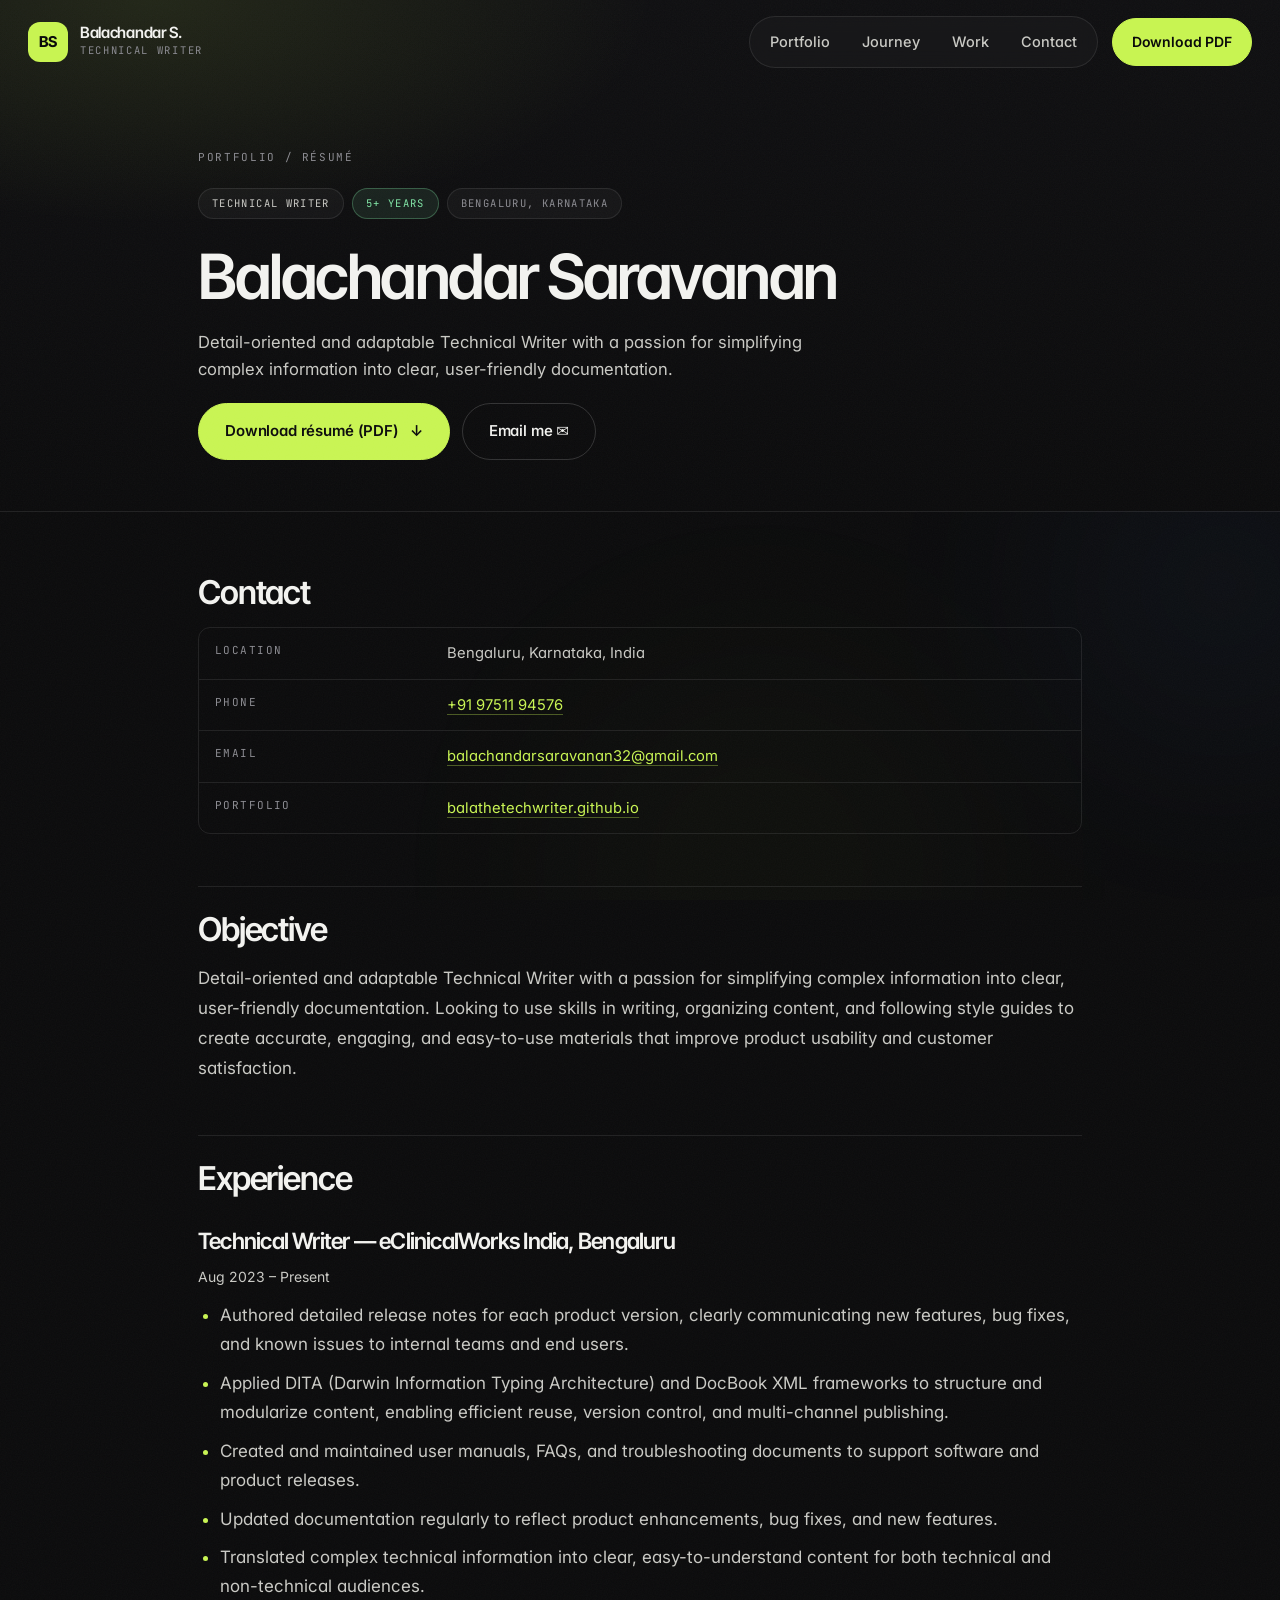
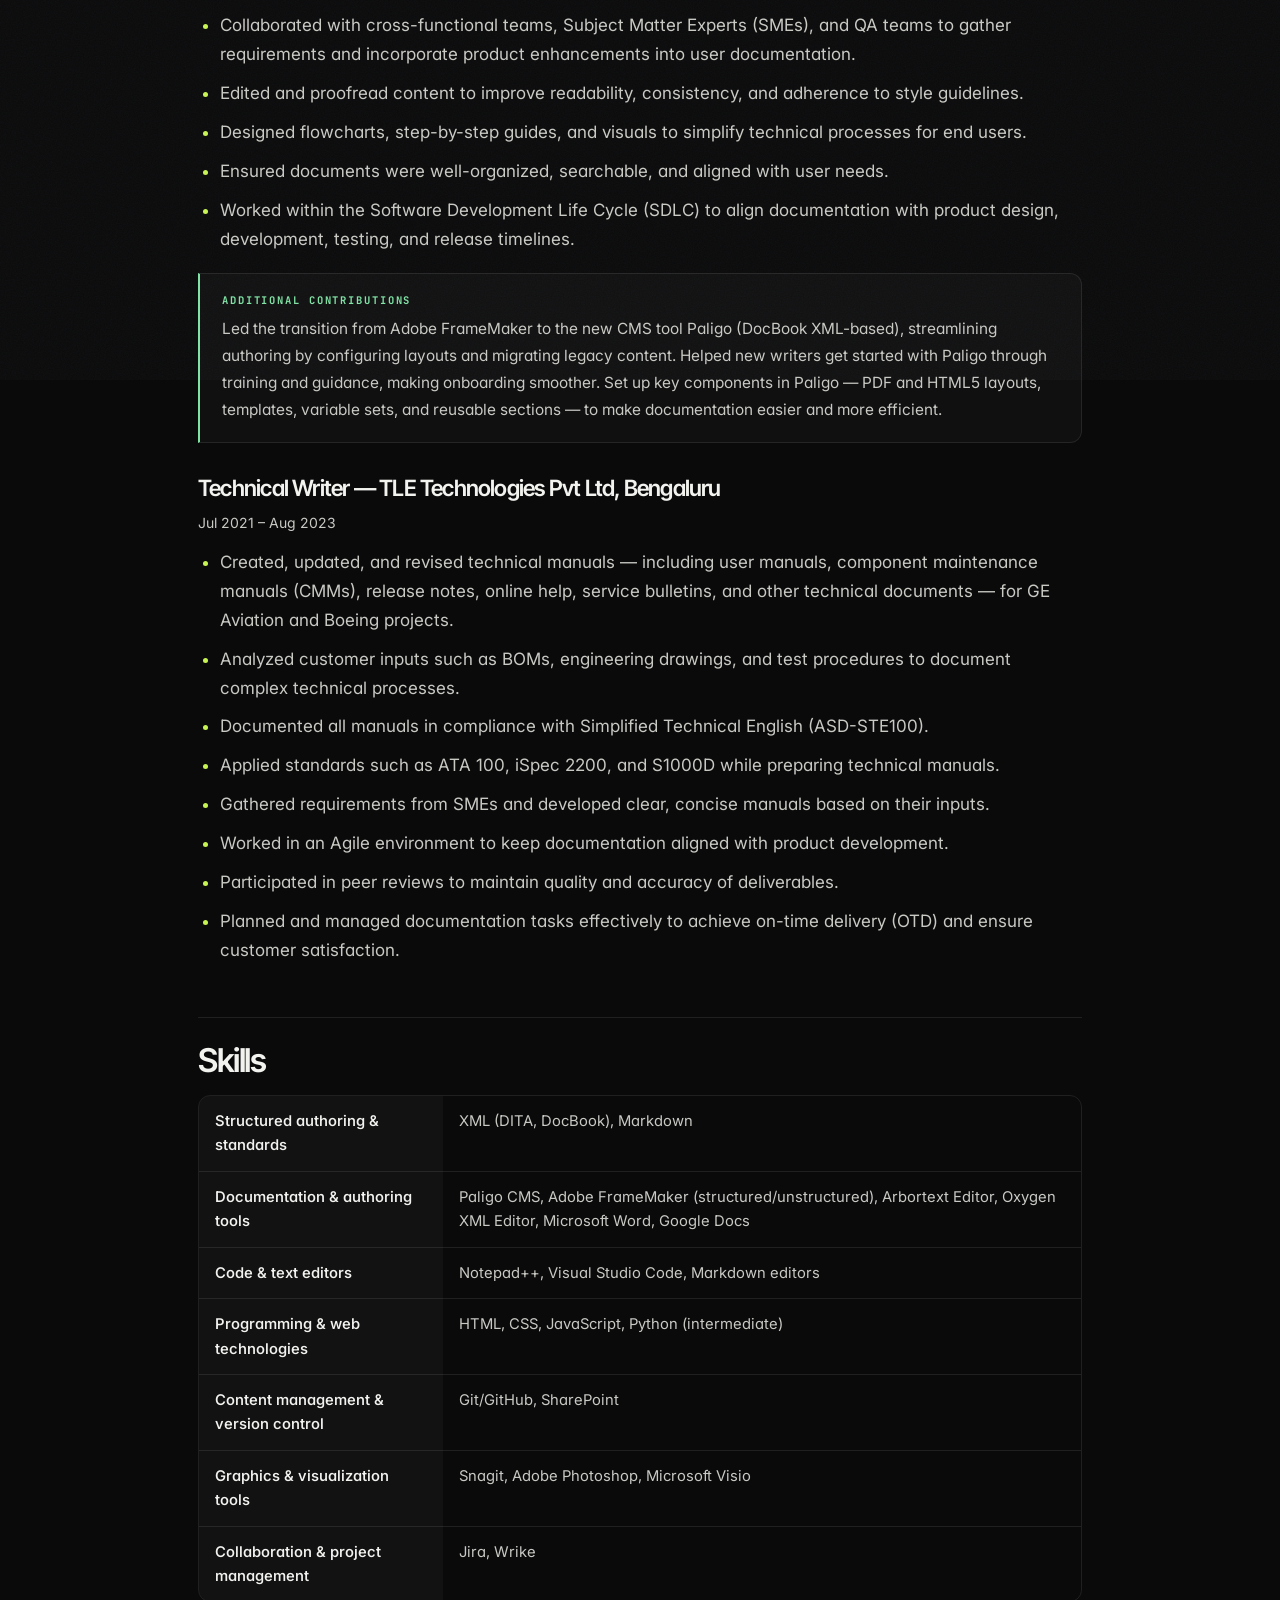
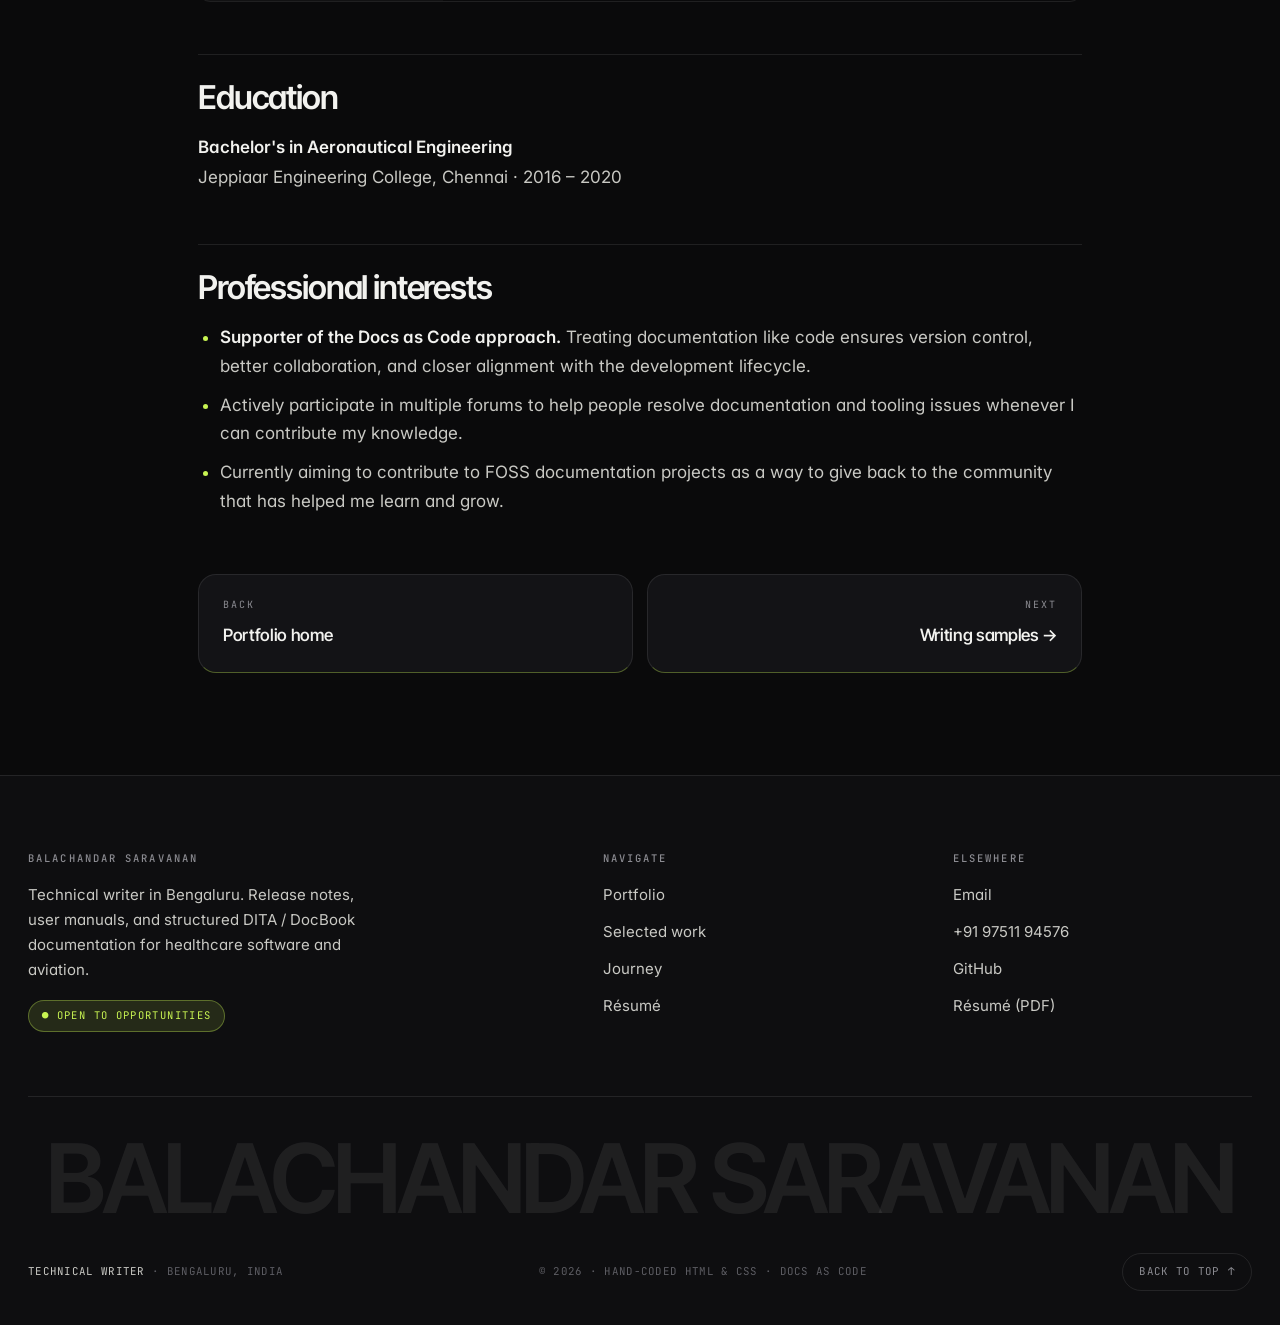
<file: resume.html>
<!doctype html>
<html lang="en">
<head>
  <meta charset="utf-8">
  <meta name="viewport" content="width=device-width, initial-scale=1">
  <title>Résumé — Balachandar Saravanan, Technical Writer</title>
  <meta name="description" content="Résumé of Balachandar Saravanan, Technical Writer in Bengaluru — 5+ years writing release notes, user manuals, and structured documentation for healthcare software and aviation.">
  <link rel="canonical" href="https://balathetechwriter.github.io/resume.html">
  <meta property="og:type" content="profile">
  <meta property="og:site_name" content="Balachandar S. — Technical Writer">
  <meta property="og:title" content="Résumé — Balachandar Saravanan, Technical Writer">
  <meta property="og:description" content="5+ years writing release notes, user manuals, and structured documentation for healthcare software and aviation.">
  <meta property="og:url" content="https://balathetechwriter.github.io/resume.html">
  <link rel="icon" type="image/png" sizes="32x32" href="favicon-32x32.png">
  <link rel="icon" type="image/png" sizes="16x16" href="favicon-16x16.png">
  <link rel="apple-touch-icon" href="apple-touch-icon.png">
  <link rel="manifest" href="site.webmanifest">
  <meta name="theme-color" content="#0a0a0b">
  <meta name="color-scheme" content="dark">
  <link rel="preconnect" href="https://fonts.googleapis.com">
  <link rel="preconnect" href="https://fonts.gstatic.com" crossorigin>
  <link href="https://fonts.googleapis.com/css2?family=Inter+Tight:ital,wght@0,200..700;1,200..700&family=Inter:wght@300..600&family=JetBrains+Mono:wght@400;500&display=swap" rel="stylesheet">
  <link rel="stylesheet" href="css/site.css">
</head>
<body>

  <a class="skip-link" href="#main">Skip to content</a>

  <div class="aurora" aria-hidden="true"><span></span><span></span><span></span></div>
  <div class="grain" aria-hidden="true"></div>
  <div class="scroll-progress" aria-hidden="true"></div>
  <div class="cursor-ring" aria-hidden="true"></div>
  <div class="cursor" aria-hidden="true"></div>
  <header class="site-header">
    <div class="wrap site-header__inner">
      <a class="brand" href="index.html" data-cursor>
        <span class="brand__mark">BS</span>
        <span><span class="brand__name">Balachandar S.</span><span class="brand__role">Technical Writer</span></span>
      </a>
      <nav class="nav" id="site-nav" aria-label="Primary">
        <div class="nav__links">
          <a href="index.html">Portfolio</a>
          <a href="index.html#journey">Journey</a>
          <a href="index.html#work">Work</a>
          <a href="index.html#contact">Contact</a>
        </div>
        <a class="btn btn--primary btn--sm nav__cta" data-cursor href="resume/Balachandar-Saravanan-Resume.pdf" download>Download PDF</a>
      </nav>
      <button class="nav__toggle" aria-label="Toggle menu" aria-expanded="false" aria-controls="site-nav">
        <span></span><span></span><span></span>
      </button>
    </div>
  </header>

  <main id="main">

  <div class="doc-header">
    <div class="doc-header__inner">
      <p class="breadcrumb"><a href="index.html">Portfolio</a> / Résumé</p>
      <div class="doc-meta">
        <span class="chip">Technical Writer</span>
        <span class="chip chip--ok">5+ years</span>
        <span class="chip chip--neutral">Bengaluru, Karnataka</span>
      </div>
      <h1>Balachandar Saravanan</h1>
      <p class="standfirst">
        Detail-oriented and adaptable Technical Writer with a passion for simplifying
        complex information into clear, user-friendly documentation.
      </p>
      <div class="hero__actions" style="margin-top:20px">
        <a class="btn btn--primary" data-cursor href="resume/Balachandar-Saravanan-Resume.pdf" download>Download résumé (PDF) <span class="arrow">↓</span></a>
        <a class="btn" data-cursor href="mailto:balachandarsaravanan32@gmail.com">Email me ✉</a>
      </div>
    </div>
  </div>

  <div class="doc-body">

    <h2>Contact</h2>
    <table class="doc dl-table">
      <tr><td>Location</td><td>Bengaluru, Karnataka, India</td></tr>
      <tr><td>Phone</td><td><a href="tel:+919751194576">+91 97511 94576</a></td></tr>
      <tr><td>Email</td><td><a href="mailto:balachandarsaravanan32@gmail.com">balachandarsaravanan32@gmail.com</a></td></tr>
      <tr><td>Portfolio</td><td><a href="https://balathetechwriter.github.io">balathetechwriter.github.io</a></td></tr>
    </table>

    <h2>Objective</h2>
    <p>
      Detail-oriented and adaptable Technical Writer with a passion for simplifying complex
      information into clear, user-friendly documentation. Looking to use skills in writing,
      organizing content, and following style guides to create accurate, engaging, and
      easy-to-use materials that improve product usability and customer satisfaction.
    </p>

    <h2>Experience</h2>

    <h3>Technical Writer — eClinicalWorks India, Bengaluru</h3>
    <p class="note" style="margin:0 0 12px">Aug 2023 – Present</p>
    <ul>
      <li>Authored detailed release notes for each product version, clearly communicating new features, bug fixes, and known issues to internal teams and end users.</li>
      <li>Applied DITA (Darwin Information Typing Architecture) and DocBook XML frameworks to structure and modularize content, enabling efficient reuse, version control, and multi-channel publishing.</li>
      <li>Created and maintained user manuals, FAQs, and troubleshooting documents to support software and product releases.</li>
      <li>Updated documentation regularly to reflect product enhancements, bug fixes, and new features.</li>
      <li>Translated complex technical information into clear, easy-to-understand content for both technical and non-technical audiences.</li>
      <li>Collaborated with cross-functional teams, Subject Matter Experts (SMEs), and QA teams to gather requirements and incorporate product enhancements into user documentation.</li>
      <li>Edited and proofread content to improve readability, consistency, and adherence to style guidelines.</li>
      <li>Designed flowcharts, step-by-step guides, and visuals to simplify technical processes for end users.</li>
      <li>Ensured documents were well-organized, searchable, and aligned with user needs.</li>
      <li>Worked within the Software Development Life Cycle (SDLC) to align documentation with product design, development, testing, and release timelines.</li>
    </ul>
    <div class="callout callout--tip">
      <b>Additional contributions</b>
      <p>Led the transition from Adobe FrameMaker to the new CMS tool Paligo (DocBook XML-based),
      streamlining authoring by configuring layouts and migrating legacy content. Helped new
      writers get started with Paligo through training and guidance, making onboarding smoother.
      Set up key components in Paligo — PDF and HTML5 layouts, templates, variable sets, and
      reusable sections — to make documentation easier and more efficient.</p>
    </div>

    <h3>Technical Writer — TLE Technologies Pvt Ltd, Bengaluru</h3>
    <p class="note" style="margin:0 0 12px">Jul 2021 – Aug 2023</p>
    <ul>
      <li>Created, updated, and revised technical manuals — including user manuals, component maintenance manuals (CMMs), release notes, online help, service bulletins, and other technical documents — for GE Aviation and Boeing projects.</li>
      <li>Analyzed customer inputs such as BOMs, engineering drawings, and test procedures to document complex technical processes.</li>
      <li>Documented all manuals in compliance with Simplified Technical English (ASD-STE100).</li>
      <li>Applied standards such as ATA 100, iSpec 2200, and S1000D while preparing technical manuals.</li>
      <li>Gathered requirements from SMEs and developed clear, concise manuals based on their inputs.</li>
      <li>Worked in an Agile environment to keep documentation aligned with product development.</li>
      <li>Participated in peer reviews to maintain quality and accuracy of deliverables.</li>
      <li>Planned and managed documentation tasks effectively to achieve on-time delivery (OTD) and ensure customer satisfaction.</li>
    </ul>

    <h2>Skills</h2>
    <table class="doc">
      <tr><th>Structured authoring &amp; standards</th><td>XML (DITA, DocBook), Markdown</td></tr>
      <tr><th>Documentation &amp; authoring tools</th><td>Paligo CMS, Adobe FrameMaker (structured/unstructured), Arbortext Editor, Oxygen XML Editor, Microsoft Word, Google Docs</td></tr>
      <tr><th>Code &amp; text editors</th><td>Notepad++, Visual Studio Code, Markdown editors</td></tr>
      <tr><th>Programming &amp; web technologies</th><td>HTML, CSS, JavaScript, Python (intermediate)</td></tr>
      <tr><th>Content management &amp; version control</th><td>Git/GitHub, SharePoint</td></tr>
      <tr><th>Graphics &amp; visualization tools</th><td>Snagit, Adobe Photoshop, Microsoft Visio</td></tr>
      <tr><th>Collaboration &amp; project management</th><td>Jira, Wrike</td></tr>
    </table>

    <h2>Education</h2>
    <p>
      <strong>Bachelor's in Aeronautical Engineering</strong><br>
      Jeppiaar Engineering College, Chennai · 2016 – 2020
    </p>

    <h2>Professional interests</h2>
    <ul>
      <li><strong>Supporter of the Docs as Code approach.</strong> Treating documentation like code ensures version control, better collaboration, and closer alignment with the development lifecycle.</li>
      <li>Actively participate in multiple forums to help people resolve documentation and tooling issues whenever I can contribute my knowledge.</li>
      <li>Currently aiming to contribute to FOSS documentation projects as a way to give back to the community that has helped me learn and grow.</li>
    </ul>

    <div class="doc-nav">
      <a href="index.html"><small>Back</small><strong>Portfolio home</strong></a>
      <a class="next" href="index.html#work"><small>Next</small><strong>Writing samples →</strong></a>
    </div>

  </div>

  </main>

  <footer class="site-footer">
    <div class="wrap">
      <div class="footer-grid">
        <div class="footer-col">
          <h3>Balachandar Saravanan</h3>
          <p style="max-width:38ch">
            Technical writer in Bengaluru. Release notes, user manuals, and structured DITA /
            DocBook documentation for healthcare software and aviation.
          </p>
          <span class="chip chip--accent" style="margin-top:6px">● Open to opportunities</span>
        </div>
        <div class="footer-col">
          <h3>Navigate</h3>
          <a href="index.html">Portfolio</a>
          <a href="index.html#work">Selected work</a>
          <a href="index.html#journey">Journey</a>
          <a href="resume.html">Résumé</a>
        </div>
        <div class="footer-col">
          <h3>Elsewhere</h3>
          <a href="mailto:balachandarsaravanan32@gmail.com">Email</a>
          <a href="tel:+919751194576">+91 97511 94576</a>
          <a href="https://github.com/balathetechwriter" target="_blank" rel="noopener">GitHub</a>
          <a href="resume/Balachandar-Saravanan-Resume.pdf" download>Résumé (PDF)</a>
        </div>
      </div>

      <div class="footer-word" aria-hidden="true">BALACHANDAR SARAVANAN</div>

      <div class="site-footer__inner">
        <span><span class="monogram-foot">Technical Writer</span> · Bengaluru, India</span>
        <span>© <span id="year">2026</span> · Hand-coded HTML &amp; CSS · Docs as Code</span>
        <a class="to-top" href="#main" data-cursor>Back to top <span aria-hidden="true">↑</span></a>
      </div>
    </div>
  </footer>
  <script src="js/site.js" defer></script>
</body>
</html>
</file>
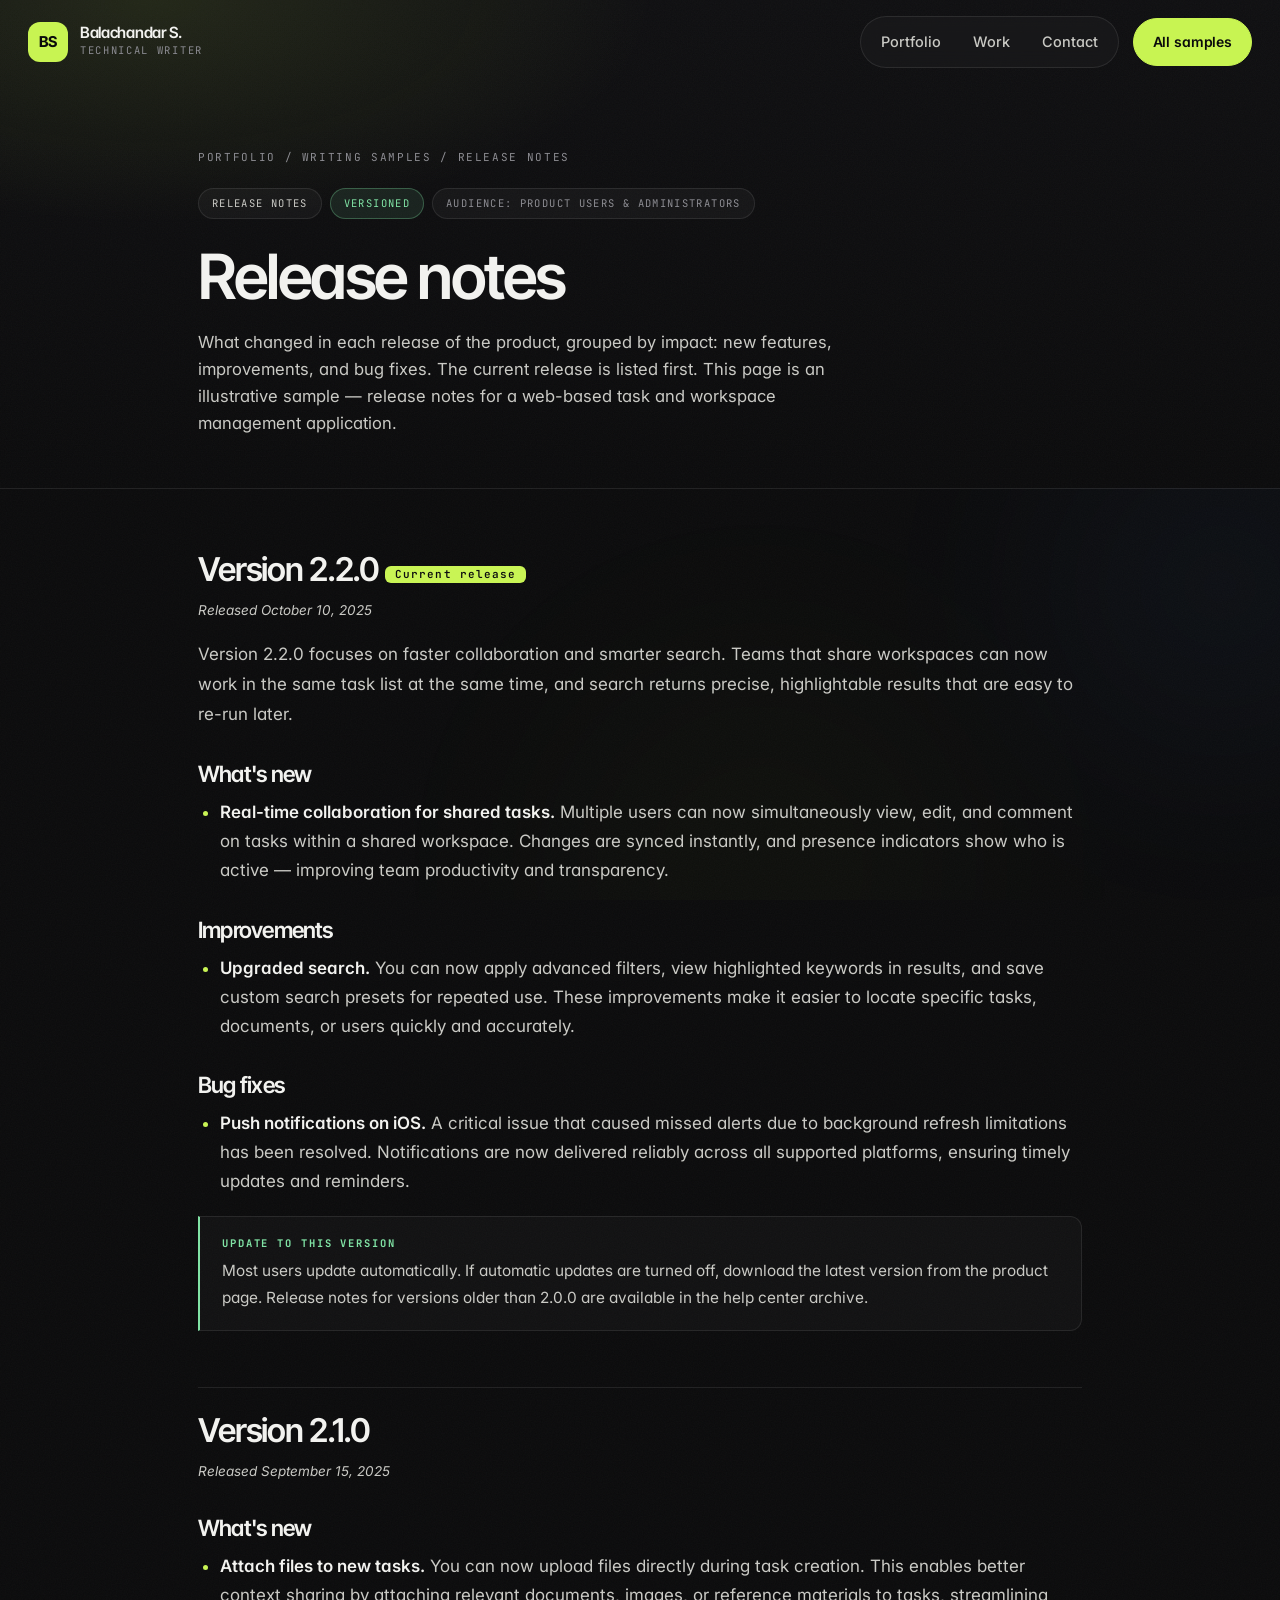
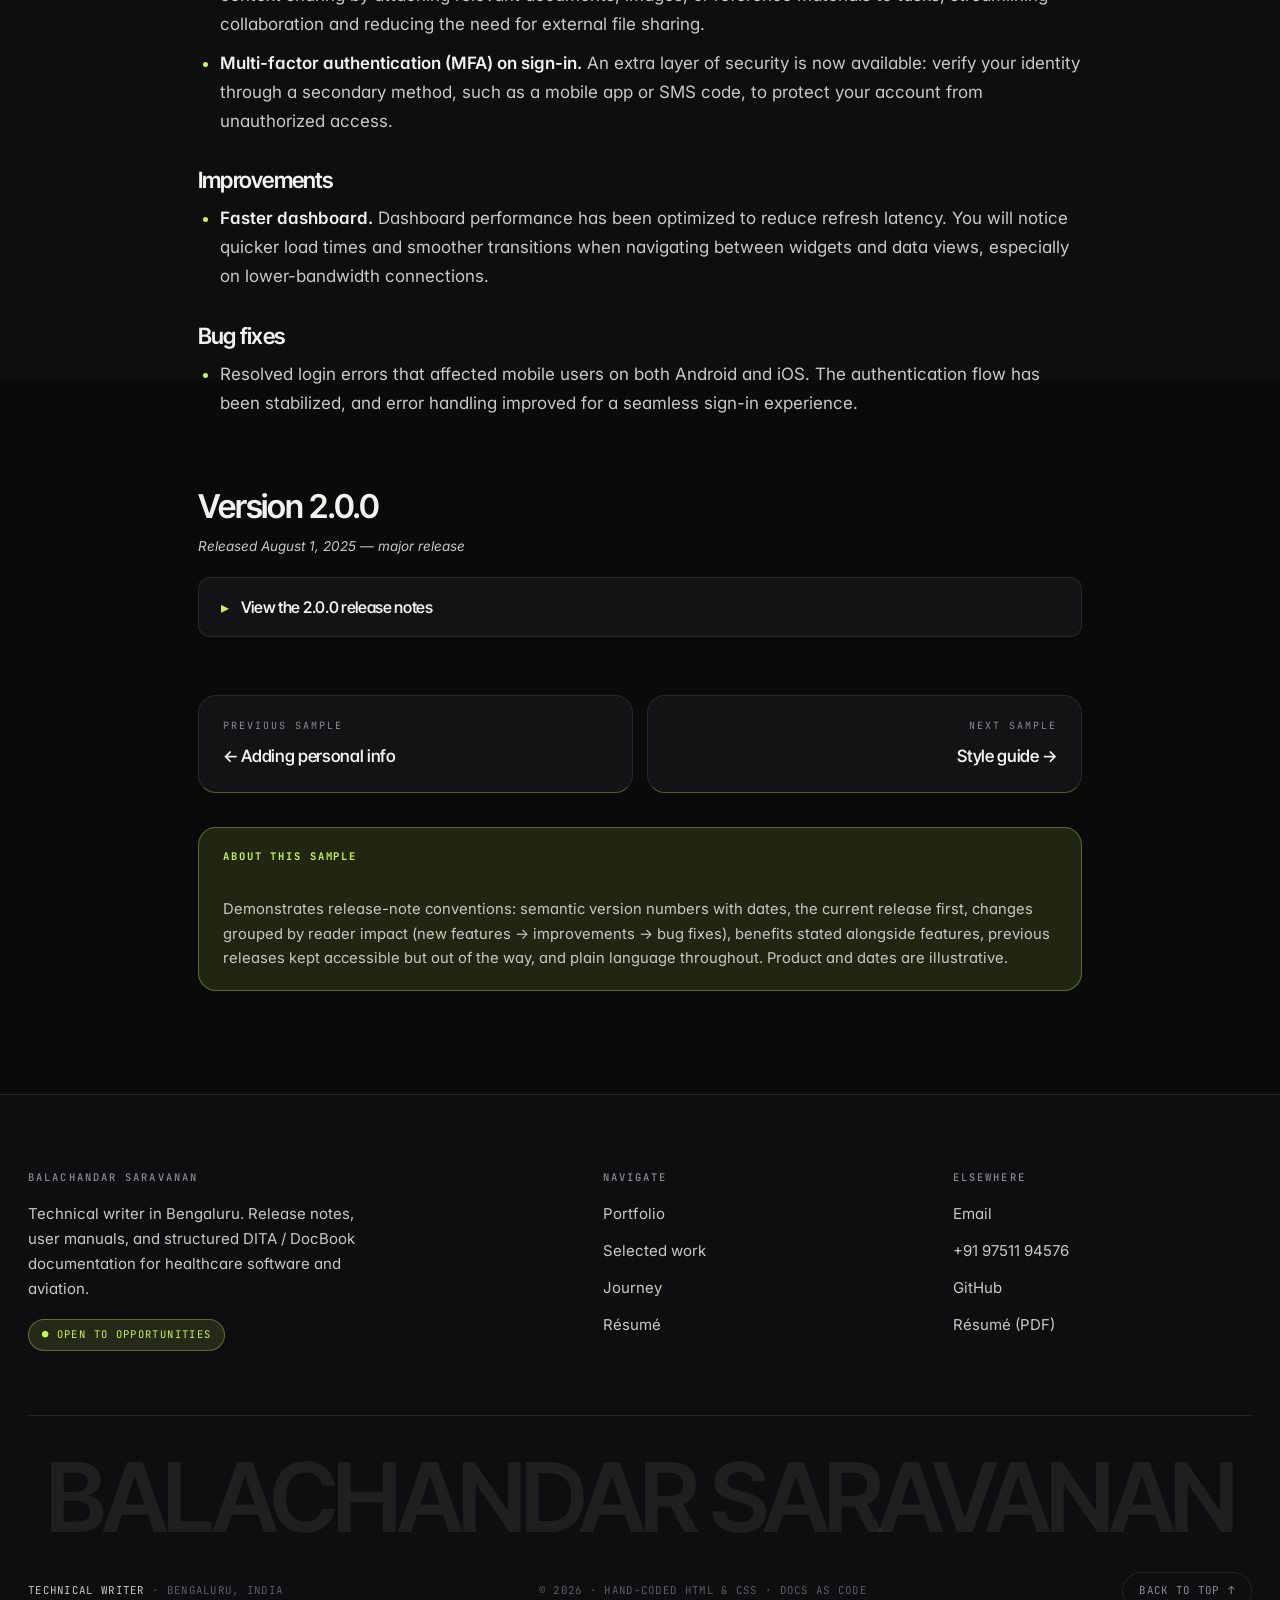
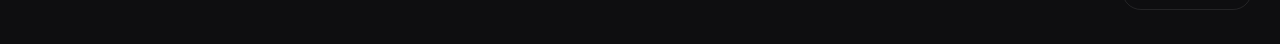
<file: samples/release-notes.html>
<!doctype html>
<html lang="en">
<head>
  <meta charset="utf-8">
  <meta name="viewport" content="width=device-width, initial-scale=1">
  <title>Sample: Release notes — Balachandar S.</title>
  <meta name="description" content="Writing sample — a versioned release notes page that groups changes by reader impact: what's new, improvements, bug fixes.">
  <link rel="canonical" href="https://balathetechwriter.github.io/samples/release-notes.html">
  <meta property="og:type" content="article">
  <meta property="og:site_name" content="Balachandar S. — Technical Writer">
  <meta property="og:title" content="Release notes — v2.2.0, v2.1.0, v2.0.0">
  <meta property="og:description" content="Writing sample — a versioned release notes page that groups changes by reader impact: what's new, improvements, bug fixes.">
  <meta property="og:url" content="https://balathetechwriter.github.io/samples/release-notes.html">
  <link rel="icon" type="image/png" sizes="32x32" href="../favicon-32x32.png">
  <link rel="icon" type="image/png" sizes="16x16" href="../favicon-16x16.png">
  <meta name="theme-color" content="#0a0a0b">
  <meta name="color-scheme" content="dark">
  <link rel="preconnect" href="https://fonts.googleapis.com">
  <link rel="preconnect" href="https://fonts.gstatic.com" crossorigin>
  <link href="https://fonts.googleapis.com/css2?family=Inter+Tight:ital,wght@0,200..700;1,200..700&family=Inter:wght@300..600&family=JetBrains+Mono:wght@400;500&display=swap" rel="stylesheet">
  <link rel="stylesheet" href="../css/site.css">
</head>
<body>

  <a class="skip-link" href="#main">Skip to content</a>

  <div class="aurora" aria-hidden="true"><span></span><span></span><span></span></div>
  <div class="grain" aria-hidden="true"></div>
  <div class="scroll-progress" aria-hidden="true"></div>
  <div class="cursor-ring" aria-hidden="true"></div>
  <div class="cursor" aria-hidden="true"></div>
  <header class="site-header">
    <div class="wrap site-header__inner">
      <a class="brand" href="../index.html" data-cursor>
        <span class="brand__mark">BS</span>
        <span><span class="brand__name">Balachandar S.</span><span class="brand__role">Technical Writer</span></span>
      </a>
      <nav class="nav" id="site-nav" aria-label="Primary">
        <div class="nav__links">
          <a href="../index.html">Portfolio</a>
          <a href="../index.html#work">Work</a>
          <a href="../index.html#contact">Contact</a>
        </div>
        <a class="btn btn--primary btn--sm nav__cta" data-cursor href="../index.html#work">All samples</a>
      </nav>
      <button class="nav__toggle" aria-label="Toggle menu" aria-expanded="false" aria-controls="site-nav">
        <span></span><span></span><span></span>
      </button>
    </div>
  </header>

  <main id="main">

  <div class="doc-header">
    <div class="doc-header__inner">
      <p class="breadcrumb"><a href="../index.html">Portfolio</a> / <a href="../index.html#work">Writing samples</a> / Release notes</p>
      <div class="doc-meta">
        <span class="chip">Release notes</span>
        <span class="chip chip--ok">Versioned</span>
        <span class="chip chip--neutral">Audience: product users &amp; administrators</span>
      </div>
      <h1>Release notes</h1>
      <p class="standfirst">
        What changed in each release of the product, grouped by impact: new features, improvements,
        and bug fixes. The current release is listed first. This page is an illustrative sample —
        release notes for a web-based task and workspace management application.
      </p>
    </div>
  </div>

  <div class="doc-body">

    <h2>Version 2.2.0 <span class="version-tag">Current release</span></h2>
    <p class="symptom" style="margin-top:-6px">Released October 10, 2025</p>
    <p>
      Version 2.2.0 focuses on faster collaboration and smarter search. Teams that share workspaces
      can now work in the same task list at the same time, and search returns precise, highlightable
      results that are easy to re-run later.
    </p>

    <h3>What's new</h3>
    <ul>
      <li>
        <strong>Real-time collaboration for shared tasks.</strong> Multiple users can now simultaneously
        view, edit, and comment on tasks within a shared workspace. Changes are synced instantly, and
        presence indicators show who is active — improving team productivity and transparency.
      </li>
    </ul>

    <h3>Improvements</h3>
    <ul>
      <li>
        <strong>Upgraded search.</strong> You can now apply advanced filters, view highlighted keywords
        in results, and save custom search presets for repeated use. These improvements make it easier
        to locate specific tasks, documents, or users quickly and accurately.
      </li>
    </ul>

    <h3>Bug fixes</h3>
    <ul>
      <li>
        <strong>Push notifications on iOS.</strong> A critical issue that caused missed alerts due to
        background refresh limitations has been resolved. Notifications are now delivered reliably
        across all supported platforms, ensuring timely updates and reminders.
      </li>
    </ul>

    <div class="callout callout--tip">
      <b>Update to this version</b>
      <p>Most users update automatically. If automatic updates are turned off, download the latest
      version from the product page. Release notes for versions older than 2.0.0 are available
      in the help center archive.</p>
    </div>

    <h2 style="margin-top:56px">Version 2.1.0</h2>
    <p class="symptom" style="margin-top:-6px">Released September 15, 2025</p>

    <h3>What's new</h3>
    <ul>
      <li>
        <strong>Attach files to new tasks.</strong> You can now upload files directly during task
        creation. This enables better context sharing by attaching relevant documents, images, or
        reference materials to tasks, streamlining collaboration and reducing the need for external
        file sharing.
      </li>
      <li>
        <strong>Multi-factor authentication (MFA) on sign-in.</strong> An extra layer of security is
        now available: verify your identity through a secondary method, such as a mobile app or SMS
        code, to protect your account from unauthorized access.
      </li>
    </ul>

    <h3>Improvements</h3>
    <ul>
      <li>
        <strong>Faster dashboard.</strong> Dashboard performance has been optimized to reduce refresh
        latency. You will notice quicker load times and smoother transitions when navigating between
        widgets and data views, especially on lower-bandwidth connections.
      </li>
    </ul>

    <h3>Bug fixes</h3>
    <ul>
      <li>Resolved login errors that affected mobile users on both Android and iOS. The authentication
          flow has been stabilized, and error handling improved for a seamless sign-in experience.</li>
    </ul>

    <div class="more-releases">
      <h2 style="border-top:0;margin-top:0">Version 2.0.0</h2>
      <p class="symptom" style="margin-top:-6px">Released August 1, 2025 — major release</p>
      <details class="detail-card">
        <summary>View the 2.0.0 release notes</summary>
        <div class="detail-card__body">
          <h3>What's new</h3>
          <ul>
            <li>
              <strong>Redesigned user interface.</strong> A complete redesign of the user interface was
              launched, focusing on clarity, accessibility, and modern aesthetics. The new layout
              improves visual hierarchy, simplifies navigation, and adheres to accessibility standards
              for users with visual or motor impairments.
            </li>
          </ul>
          <h3>Improvements</h3>
          <ul>
            <li>
              <strong>Streamlined navigation.</strong> The navigation menu has been streamlined to
              reduce clutter and improve usability. Frequently accessed modules are now grouped
              logically, and collapsible sections let you customize your workspace for faster access
              to essential tools.
            </li>
          </ul>
          <h3>Bug fixes</h3>
          <ul>
            <li>Resolved login errors affecting mobile users on Android and iOS platforms.</li>
            <li>Stabilized the authentication flow and improved error handling across devices.</li>
          </ul>
        </div>
      </details>
    </div>

    <div class="doc-nav">
      <a href="user-guide.html"><small>Previous sample</small><strong>← Adding personal info</strong></a>
      <a class="next" href="style-guide.html"><small>Next sample</small><strong>Style guide →</strong></a>
    </div>

    <div class="sample-meta-strip">
      <b>About this sample</b><br>
      Demonstrates release-note conventions: semantic version numbers with dates, the current release
      first, changes grouped by reader impact (new features → improvements → bug fixes), benefits
      stated alongside features, previous releases kept accessible but out of the way, and plain
      language throughout. Product and dates are illustrative.
    </div>

  </div>

  </main>

  <footer class="site-footer">
    <div class="wrap">
      <div class="footer-grid">
        <div class="footer-col">
          <h3>Balachandar Saravanan</h3>
          <p style="max-width:38ch">
            Technical writer in Bengaluru. Release notes, user manuals, and structured DITA /
            DocBook documentation for healthcare software and aviation.
          </p>
          <span class="chip chip--accent" style="margin-top:6px">● Open to opportunities</span>
        </div>
        <div class="footer-col">
          <h3>Navigate</h3>
          <a href="../index.html">Portfolio</a>
          <a href="../index.html#work">Selected work</a>
          <a href="../index.html#journey">Journey</a>
          <a href="../resume.html">Résumé</a>
        </div>
        <div class="footer-col">
          <h3>Elsewhere</h3>
          <a href="mailto:balachandarsaravanan32@gmail.com">Email</a>
          <a href="tel:+919751194576">+91 97511 94576</a>
          <a href="https://github.com/balathetechwriter" target="_blank" rel="noopener">GitHub</a>
          <a href="../resume/Balachandar-Saravanan-Resume.pdf" download>Résumé (PDF)</a>
        </div>
      </div>

      <div class="footer-word" aria-hidden="true">BALACHANDAR SARAVANAN</div>

      <div class="site-footer__inner">
        <span><span class="monogram-foot">Technical Writer</span> · Bengaluru, India</span>
        <span>© <span id="year">2026</span> · Hand-coded HTML &amp; CSS · Docs as Code</span>
        <a class="to-top" href="#main" data-cursor>Back to top <span aria-hidden="true">↑</span></a>
      </div>
    </div>
  </footer>

  <script src="../js/site.js" defer></script>
</body>
</html>
</file>
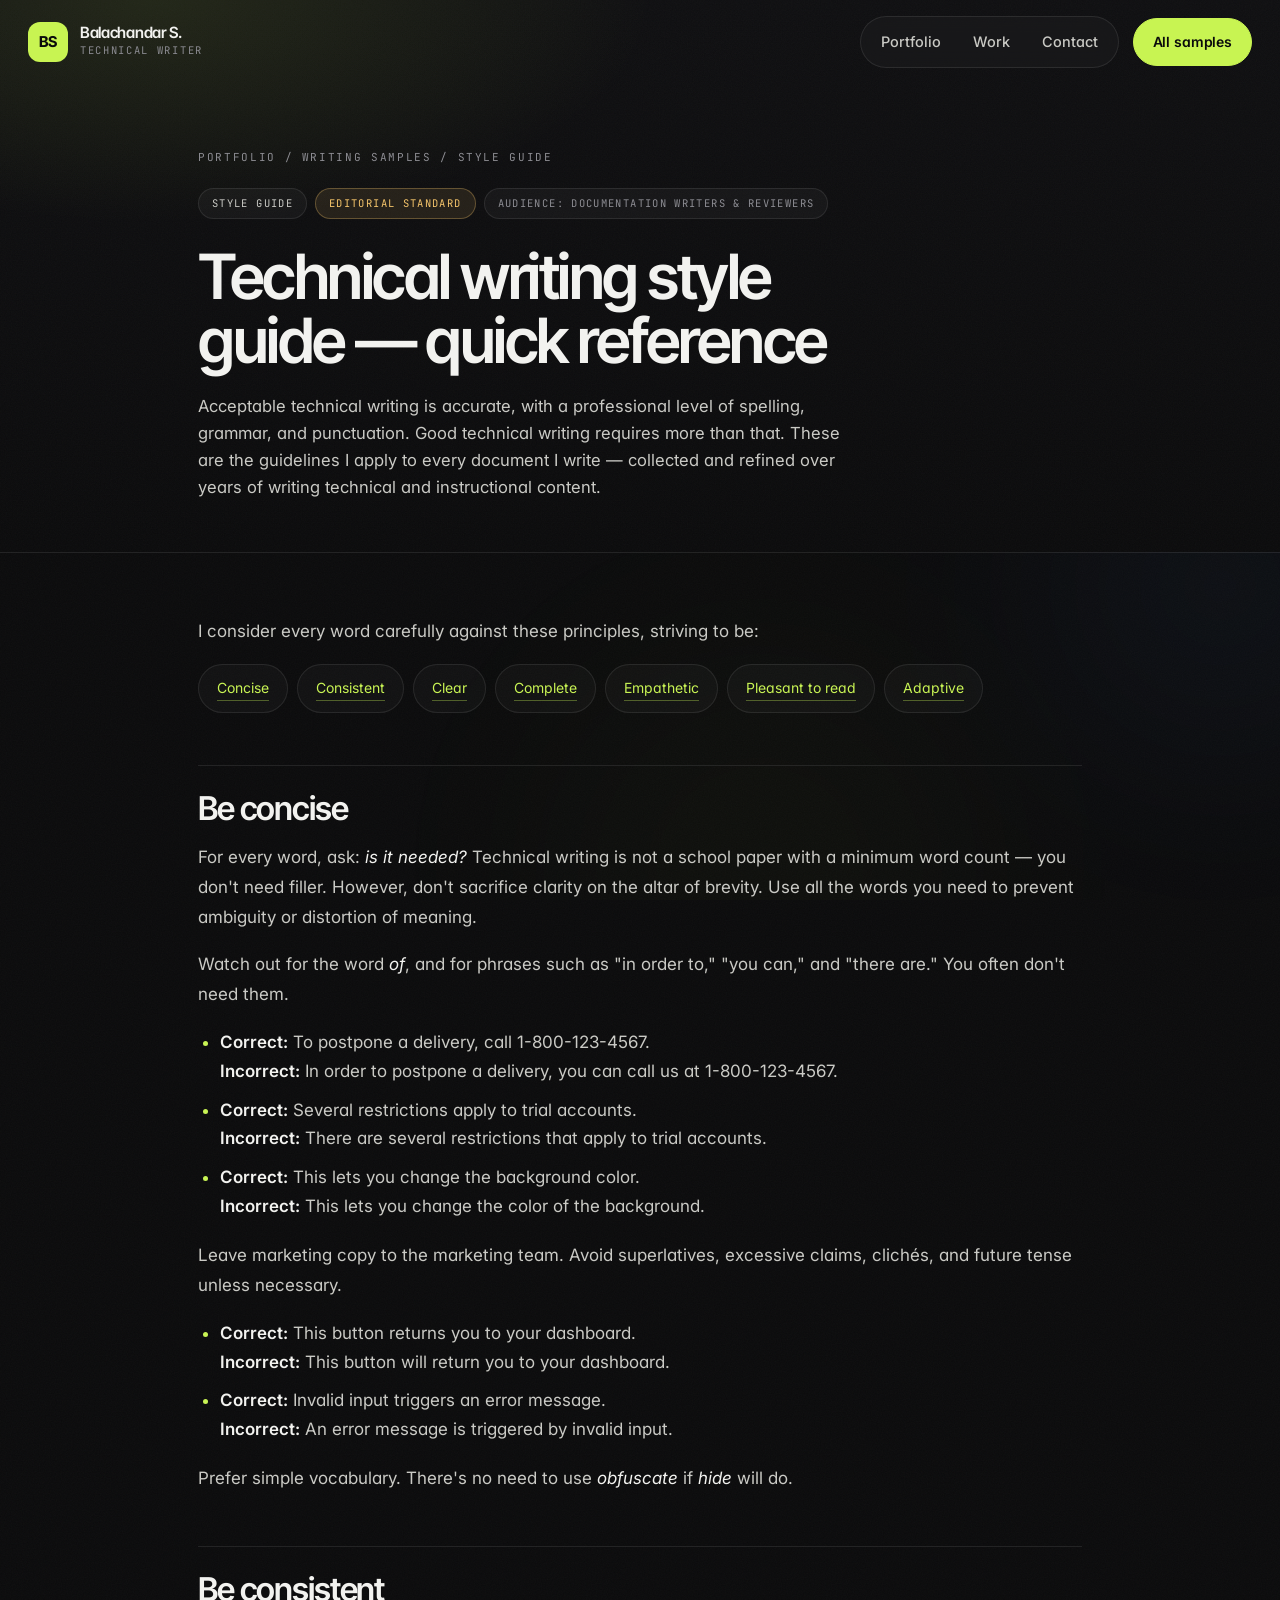
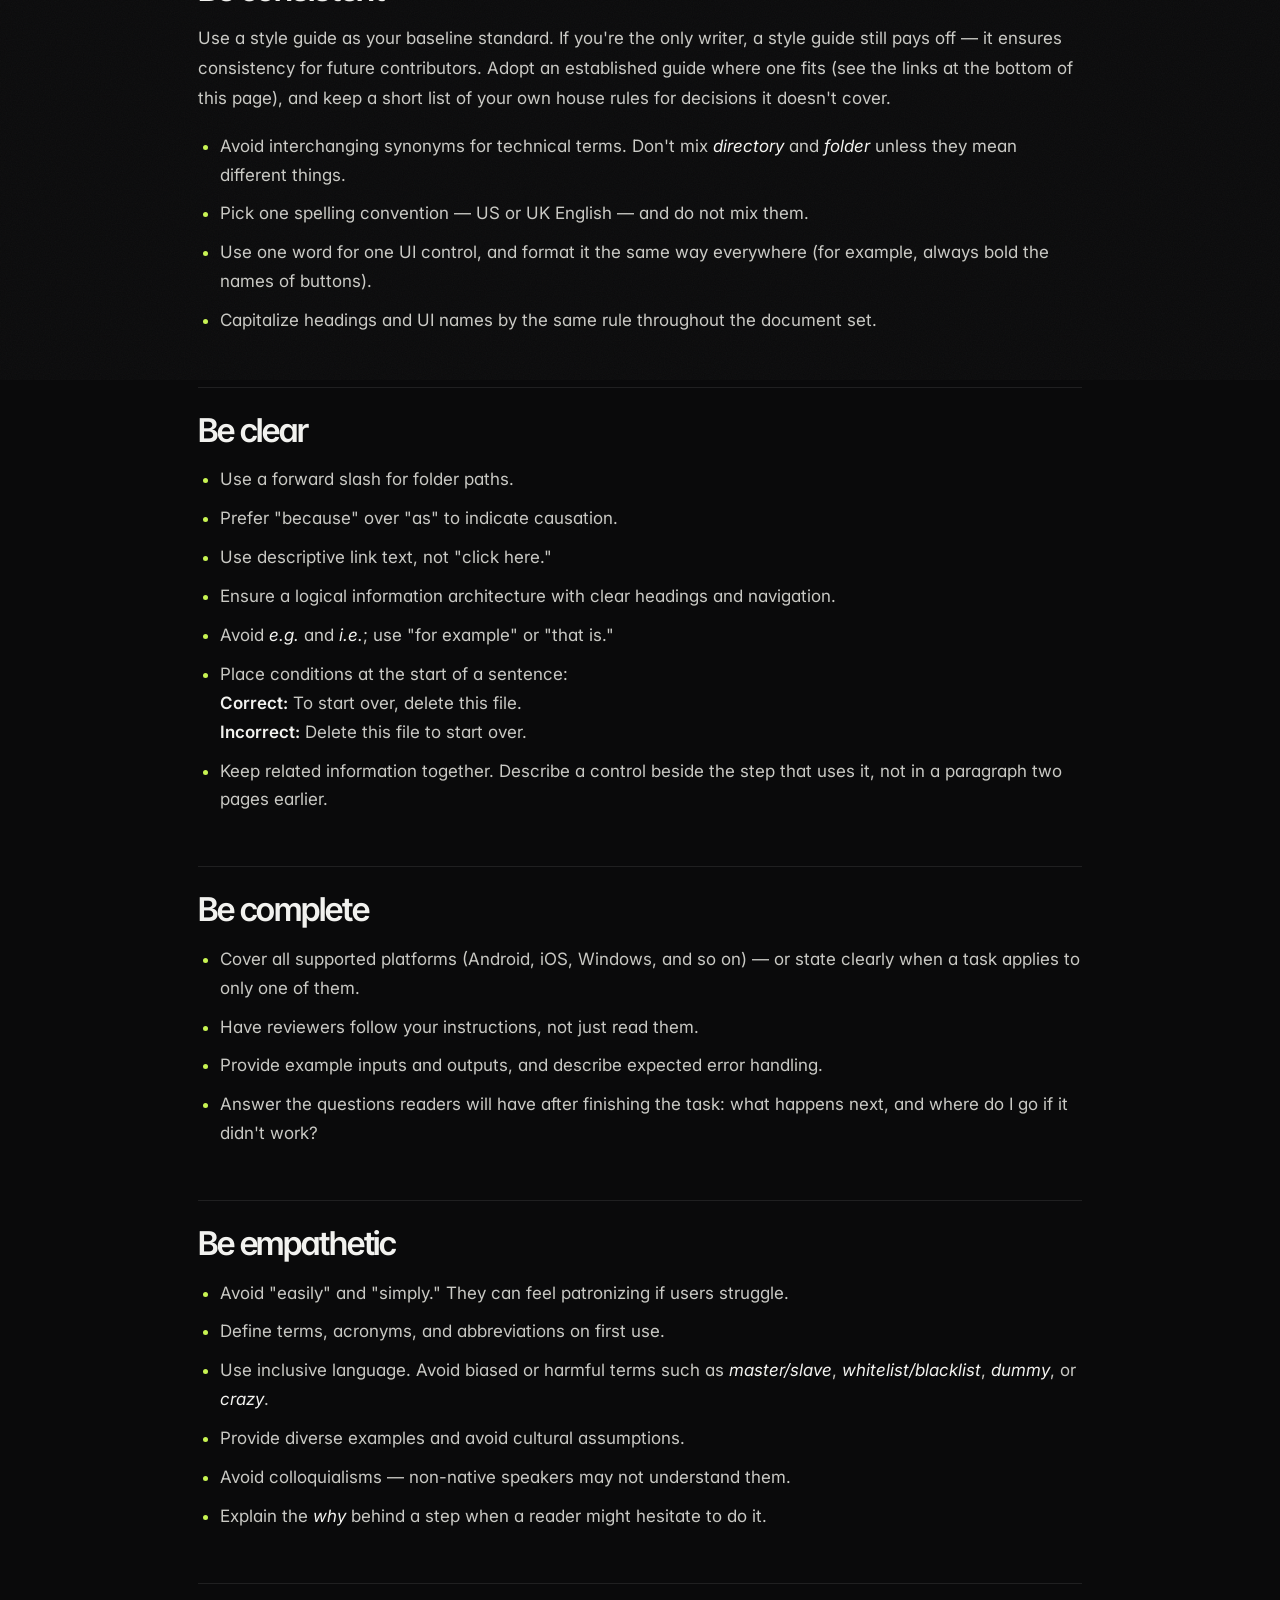
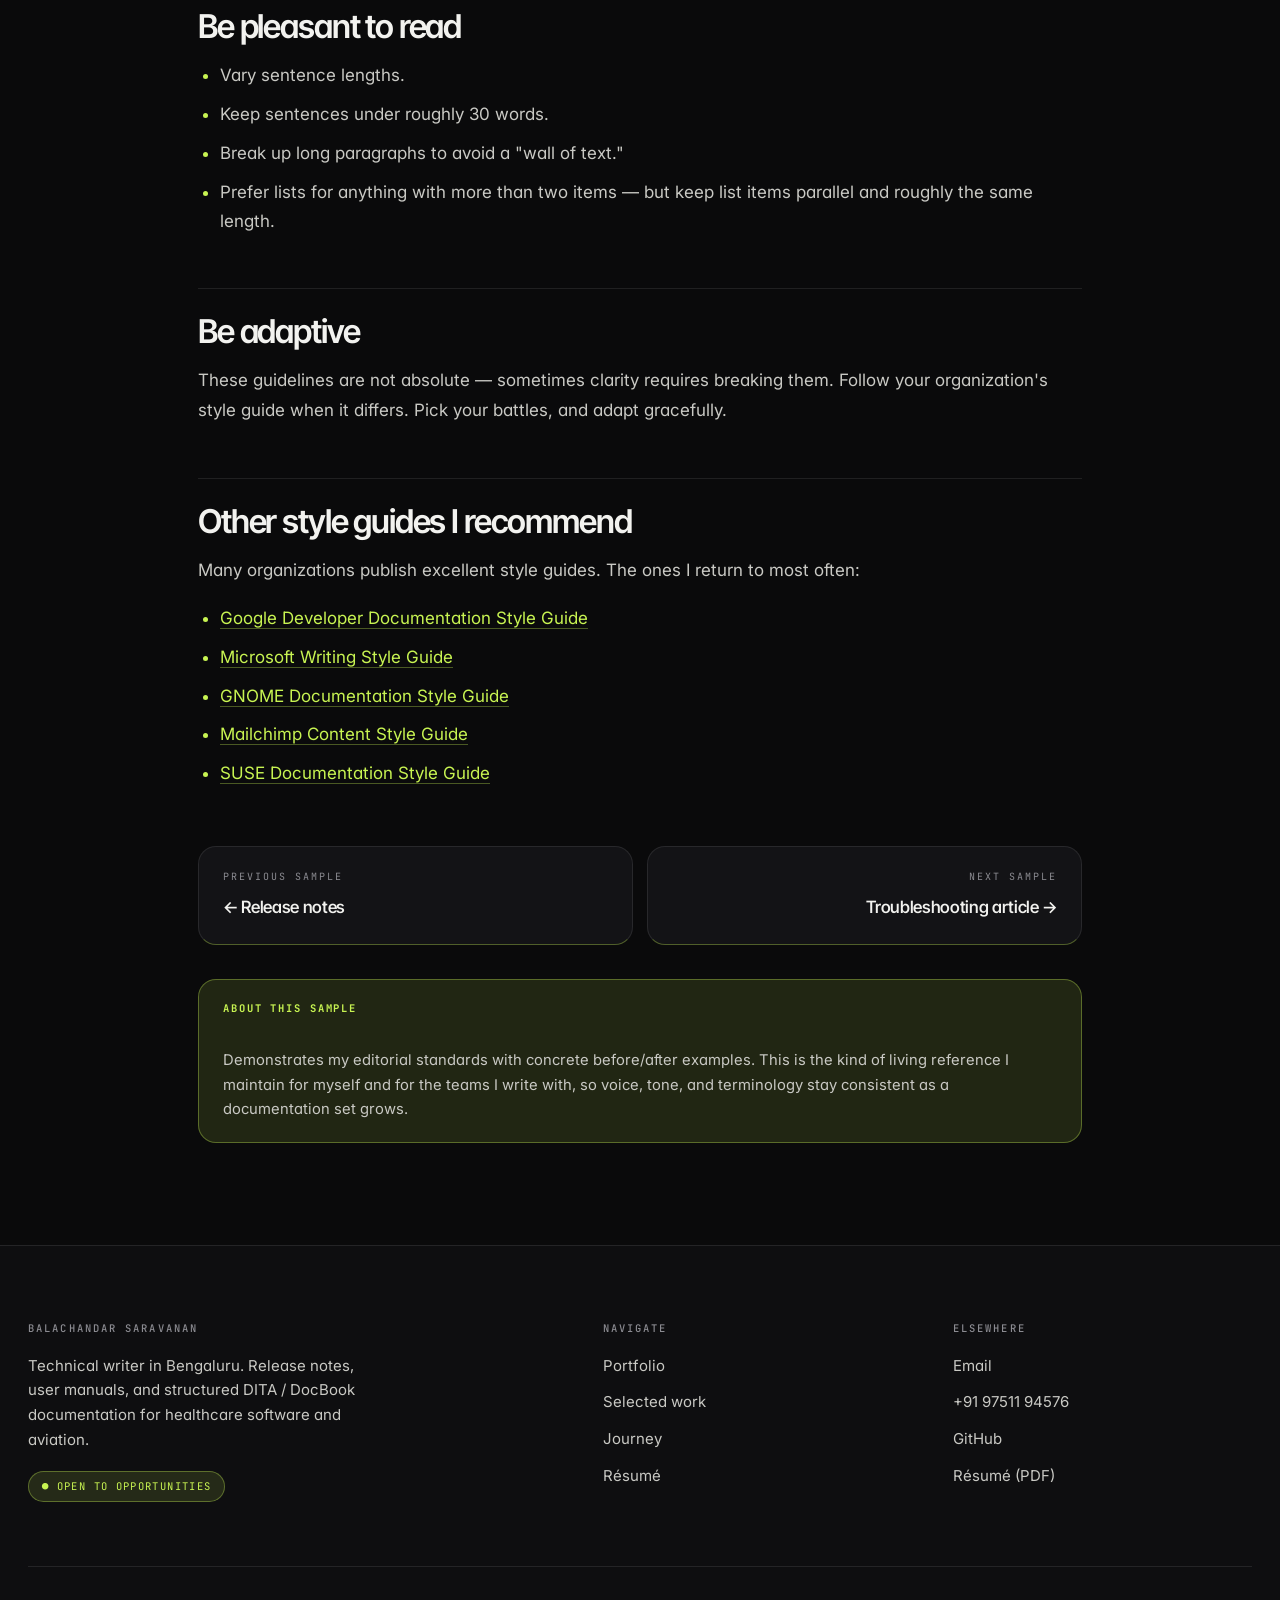
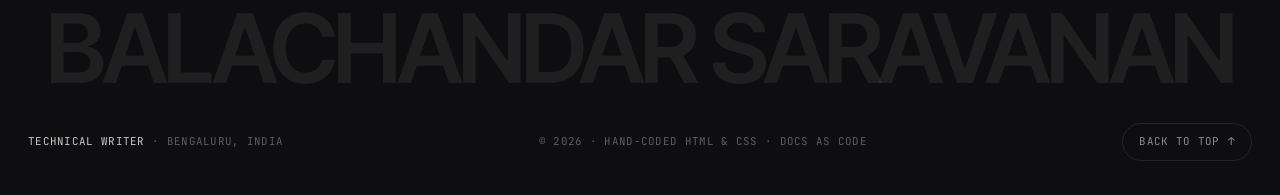
<file: samples/style-guide.html>
<!doctype html>
<html lang="en">
<head>
  <meta charset="utf-8">
  <meta name="viewport" content="width=device-width, initial-scale=1">
  <title>Sample: Technical writing style guide — Balachandar S.</title>
  <meta name="description" content="Writing sample — a technical writing style guide quick reference with before/after examples.">
  <link rel="canonical" href="https://balathetechwriter.github.io/samples/style-guide.html">
  <meta property="og:type" content="article">
  <meta property="og:site_name" content="Balachandar S. — Technical Writer">
  <meta property="og:title" content="Technical writing style guide — quick reference">
  <meta property="og:description" content="Writing sample — a technical writing style guide quick reference with before/after examples.">
  <meta property="og:url" content="https://balathetechwriter.github.io/samples/style-guide.html">
  <link rel="icon" type="image/png" sizes="32x32" href="../favicon-32x32.png">
  <link rel="icon" type="image/png" sizes="16x16" href="../favicon-16x16.png">
  <meta name="theme-color" content="#0a0a0b">
  <meta name="color-scheme" content="dark">
  <link rel="preconnect" href="https://fonts.googleapis.com">
  <link rel="preconnect" href="https://fonts.gstatic.com" crossorigin>
  <link href="https://fonts.googleapis.com/css2?family=Inter+Tight:ital,wght@0,200..700;1,200..700&family=Inter:wght@300..600&family=JetBrains+Mono:wght@400;500&display=swap" rel="stylesheet">
  <link rel="stylesheet" href="../css/site.css">
</head>
<body>

  <a class="skip-link" href="#main">Skip to content</a>

  <div class="aurora" aria-hidden="true"><span></span><span></span><span></span></div>
  <div class="grain" aria-hidden="true"></div>
  <div class="scroll-progress" aria-hidden="true"></div>
  <div class="cursor-ring" aria-hidden="true"></div>
  <div class="cursor" aria-hidden="true"></div>
  <header class="site-header">
    <div class="wrap site-header__inner">
      <a class="brand" href="../index.html" data-cursor>
        <span class="brand__mark">BS</span>
        <span><span class="brand__name">Balachandar S.</span><span class="brand__role">Technical Writer</span></span>
      </a>
      <nav class="nav" id="site-nav" aria-label="Primary">
        <div class="nav__links">
          <a href="../index.html">Portfolio</a>
          <a href="../index.html#work">Work</a>
          <a href="../index.html#contact">Contact</a>
        </div>
        <a class="btn btn--primary btn--sm nav__cta" data-cursor href="../index.html#work">All samples</a>
      </nav>
      <button class="nav__toggle" aria-label="Toggle menu" aria-expanded="false" aria-controls="site-nav">
        <span></span><span></span><span></span>
      </button>
    </div>
  </header>

  <main id="main">

  <div class="doc-header">
    <div class="doc-header__inner">
      <p class="breadcrumb"><a href="../index.html">Portfolio</a> / <a href="../index.html#work">Writing samples</a> / Style guide</p>
      <div class="doc-meta">
        <span class="chip">Style guide</span>
        <span class="chip chip--amber">Editorial standard</span>
        <span class="chip chip--neutral">Audience: documentation writers &amp; reviewers</span>
      </div>
      <h1>Technical writing style guide — quick reference</h1>
      <p class="standfirst">
        Acceptable technical writing is accurate, with a professional level of spelling, grammar,
        and punctuation. Good technical writing requires more than that. These are the guidelines I
        apply to every document I write — collected and refined over years of writing technical and
        instructional content.
      </p>
    </div>
  </div>

  <div class="doc-body">

    <p>I consider every word carefully against these principles, striving to be:</p>
    <div class="chip-row" style="margin-bottom:10px">
      <span class="tool-chip"><a href="#concise">Concise</a></span>
      <span class="tool-chip"><a href="#consistent">Consistent</a></span>
      <span class="tool-chip"><a href="#clear">Clear</a></span>
      <span class="tool-chip"><a href="#complete">Complete</a></span>
      <span class="tool-chip"><a href="#empathetic">Empathetic</a></span>
      <span class="tool-chip"><a href="#enjoyable">Pleasant to read</a></span>
      <span class="tool-chip"><a href="#adaptive">Adaptive</a></span>
    </div>

    <h2 id="concise">Be concise</h2>
    <p>
      For every word, ask: <em>is it needed?</em> Technical writing is not a school paper with a
      minimum word count — you don't need filler. However, don't sacrifice clarity on the altar of
      brevity. Use all the words you need to prevent ambiguity or distortion of meaning.
    </p>
    <p>
      Watch out for the word <em>of</em>, and for phrases such as "in order to," "you can," and
      "there are." You often don't need them.
    </p>
    <ul>
      <li><strong>Correct:</strong> To postpone a delivery, call 1-800-123-4567.<br>
          <strong>Incorrect:</strong> In order to postpone a delivery, you can call us at 1-800-123-4567.</li>
      <li><strong>Correct:</strong> Several restrictions apply to trial accounts.<br>
          <strong>Incorrect:</strong> There are several restrictions that apply to trial accounts.</li>
      <li><strong>Correct:</strong> This lets you change the background color.<br>
          <strong>Incorrect:</strong> This lets you change the color of the background.</li>
    </ul>
    <p>Leave marketing copy to the marketing team. Avoid superlatives, excessive claims, clichés,
       and future tense unless necessary.</p>
    <ul>
      <li><strong>Correct:</strong> This button returns you to your dashboard.<br>
          <strong>Incorrect:</strong> This button will return you to your dashboard.</li>
      <li><strong>Correct:</strong> Invalid input triggers an error message.<br>
          <strong>Incorrect:</strong> An error message is triggered by invalid input.</li>
    </ul>
    <p>Prefer simple vocabulary. There's no need to use <em>obfuscate</em> if <em>hide</em> will do.</p>

    <h2 id="consistent">Be consistent</h2>
    <p>
      Use a style guide as your baseline standard. If you're the only writer, a style guide still
      pays off — it ensures consistency for future contributors. Adopt an established guide where one
      fits (see the links at the bottom of this page), and keep a short list of your own house rules
      for decisions it doesn't cover.
    </p>
    <ul>
      <li>Avoid interchanging synonyms for technical terms. Don't mix <em>directory</em> and
          <em>folder</em> unless they mean different things.</li>
      <li>Pick one spelling convention — US or UK English — and do not mix them.</li>
      <li>Use one word for one UI control, and format it the same way everywhere (for example,
          always bold the names of buttons).</li>
      <li>Capitalize headings and UI names by the same rule throughout the document set.</li>
    </ul>

    <h2 id="clear">Be clear</h2>
    <ul>
      <li>Use a forward slash for folder paths.</li>
      <li>Prefer "because" over "as" to indicate causation.</li>
      <li>Use descriptive link text, not "click here."</li>
      <li>Ensure a logical information architecture with clear headings and navigation.</li>
      <li>Avoid <em>e.g.</em> and <em>i.e.</em>; use "for example" or "that is."</li>
      <li>Place conditions at the start of a sentence:<br>
          <strong>Correct:</strong> To start over, delete this file.<br>
          <strong>Incorrect:</strong> Delete this file to start over.</li>
      <li>Keep related information together. Describe a control beside the step that uses it, not
          in a paragraph two pages earlier.</li>
    </ul>

    <h2 id="complete">Be complete</h2>
    <ul>
      <li>Cover all supported platforms (Android, iOS, Windows, and so on) — or state clearly when a
          task applies to only one of them.</li>
      <li>Have reviewers follow your instructions, not just read them.</li>
      <li>Provide example inputs and outputs, and describe expected error handling.</li>
      <li>Answer the questions readers will have after finishing the task: what happens next, and
          where do I go if it didn't work?</li>
    </ul>

    <h2 id="empathetic">Be empathetic</h2>
    <ul>
      <li>Avoid "easily" and "simply." They can feel patronizing if users struggle.</li>
      <li>Define terms, acronyms, and abbreviations on first use.</li>
      <li>Use inclusive language. Avoid biased or harmful terms such as <em>master/slave</em>,
          <em>whitelist/blacklist</em>, <em>dummy</em>, or <em>crazy</em>.</li>
      <li>Provide diverse examples and avoid cultural assumptions.</li>
      <li>Avoid colloquialisms — non-native speakers may not understand them.</li>
      <li>Explain the <em>why</em> behind a step when a reader might hesitate to do it.</li>
    </ul>

    <h2 id="enjoyable">Be pleasant to read</h2>
    <ul>
      <li>Vary sentence lengths.</li>
      <li>Keep sentences under roughly 30 words.</li>
      <li>Break up long paragraphs to avoid a "wall of text."</li>
      <li>Prefer lists for anything with more than two items — but keep list items parallel and
          roughly the same length.</li>
    </ul>

    <h2 id="adaptive">Be adaptive</h2>
    <p>
      These guidelines are not absolute — sometimes clarity requires breaking them. Follow your
      organization's style guide when it differs. Pick your battles, and adapt gracefully.
    </p>

    <h2>Other style guides I recommend</h2>
    <p>Many organizations publish excellent style guides. The ones I return to most often:</p>
    <ul>
      <li><a href="https://developers.google.com/style" target="_blank" rel="noopener">Google Developer Documentation Style Guide</a></li>
      <li><a href="https://learn.microsoft.com/style-guide/welcome/" target="_blank" rel="noopener">Microsoft Writing Style Guide</a></li>
      <li><a href="https://developer.gnome.org/documentation/" target="_blank" rel="noopener">GNOME Documentation Style Guide</a></li>
      <li><a href="https://styleguide.mailchimp.com/" target="_blank" rel="noopener">Mailchimp Content Style Guide</a></li>
      <li><a href="https://documentation.suse.com/styleguide/" target="_blank" rel="noopener">SUSE Documentation Style Guide</a></li>
    </ul>

    <div class="doc-nav">
      <a href="release-notes.html"><small>Previous sample</small><strong>← Release notes</strong></a>
      <a class="next" href="troubleshooting.html"><small>Next sample</small><strong>Troubleshooting article →</strong></a>
    </div>

    <div class="sample-meta-strip">
      <b>About this sample</b><br>
      Demonstrates my editorial standards with concrete before/after examples. This is the kind of
      living reference I maintain for myself and for the teams I write with, so voice, tone, and
      terminology stay consistent as a documentation set grows.
    </div>

  </div>

  </main>

  <footer class="site-footer">
    <div class="wrap">
      <div class="footer-grid">
        <div class="footer-col">
          <h3>Balachandar Saravanan</h3>
          <p style="max-width:38ch">
            Technical writer in Bengaluru. Release notes, user manuals, and structured DITA /
            DocBook documentation for healthcare software and aviation.
          </p>
          <span class="chip chip--accent" style="margin-top:6px">● Open to opportunities</span>
        </div>
        <div class="footer-col">
          <h3>Navigate</h3>
          <a href="../index.html">Portfolio</a>
          <a href="../index.html#work">Selected work</a>
          <a href="../index.html#journey">Journey</a>
          <a href="../resume.html">Résumé</a>
        </div>
        <div class="footer-col">
          <h3>Elsewhere</h3>
          <a href="mailto:balachandarsaravanan32@gmail.com">Email</a>
          <a href="tel:+919751194576">+91 97511 94576</a>
          <a href="https://github.com/balathetechwriter" target="_blank" rel="noopener">GitHub</a>
          <a href="../resume/Balachandar-Saravanan-Resume.pdf" download>Résumé (PDF)</a>
        </div>
      </div>

      <div class="footer-word" aria-hidden="true">BALACHANDAR SARAVANAN</div>

      <div class="site-footer__inner">
        <span><span class="monogram-foot">Technical Writer</span> · Bengaluru, India</span>
        <span>© <span id="year">2026</span> · Hand-coded HTML &amp; CSS · Docs as Code</span>
        <a class="to-top" href="#main" data-cursor>Back to top <span aria-hidden="true">↑</span></a>
      </div>
    </div>
  </footer>

  <script src="../js/site.js" defer></script>
</body>
</html>
</file>
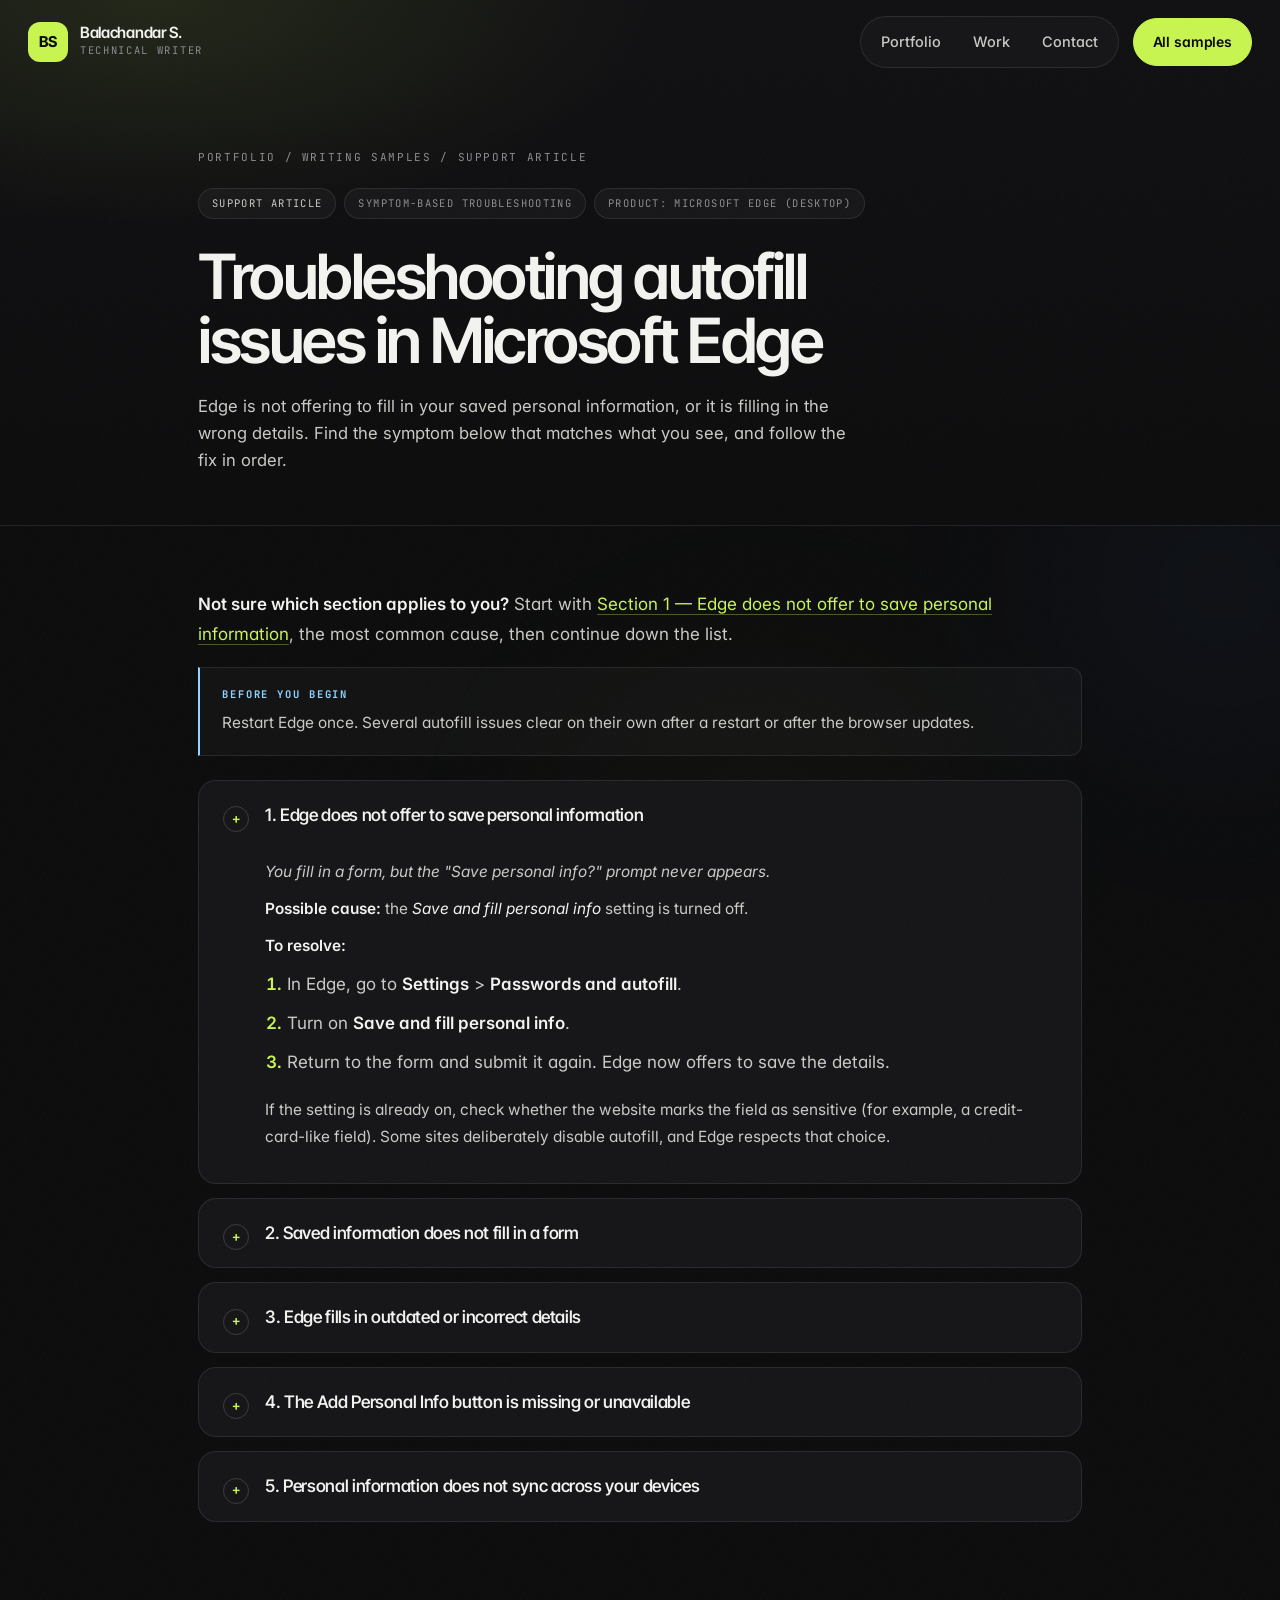
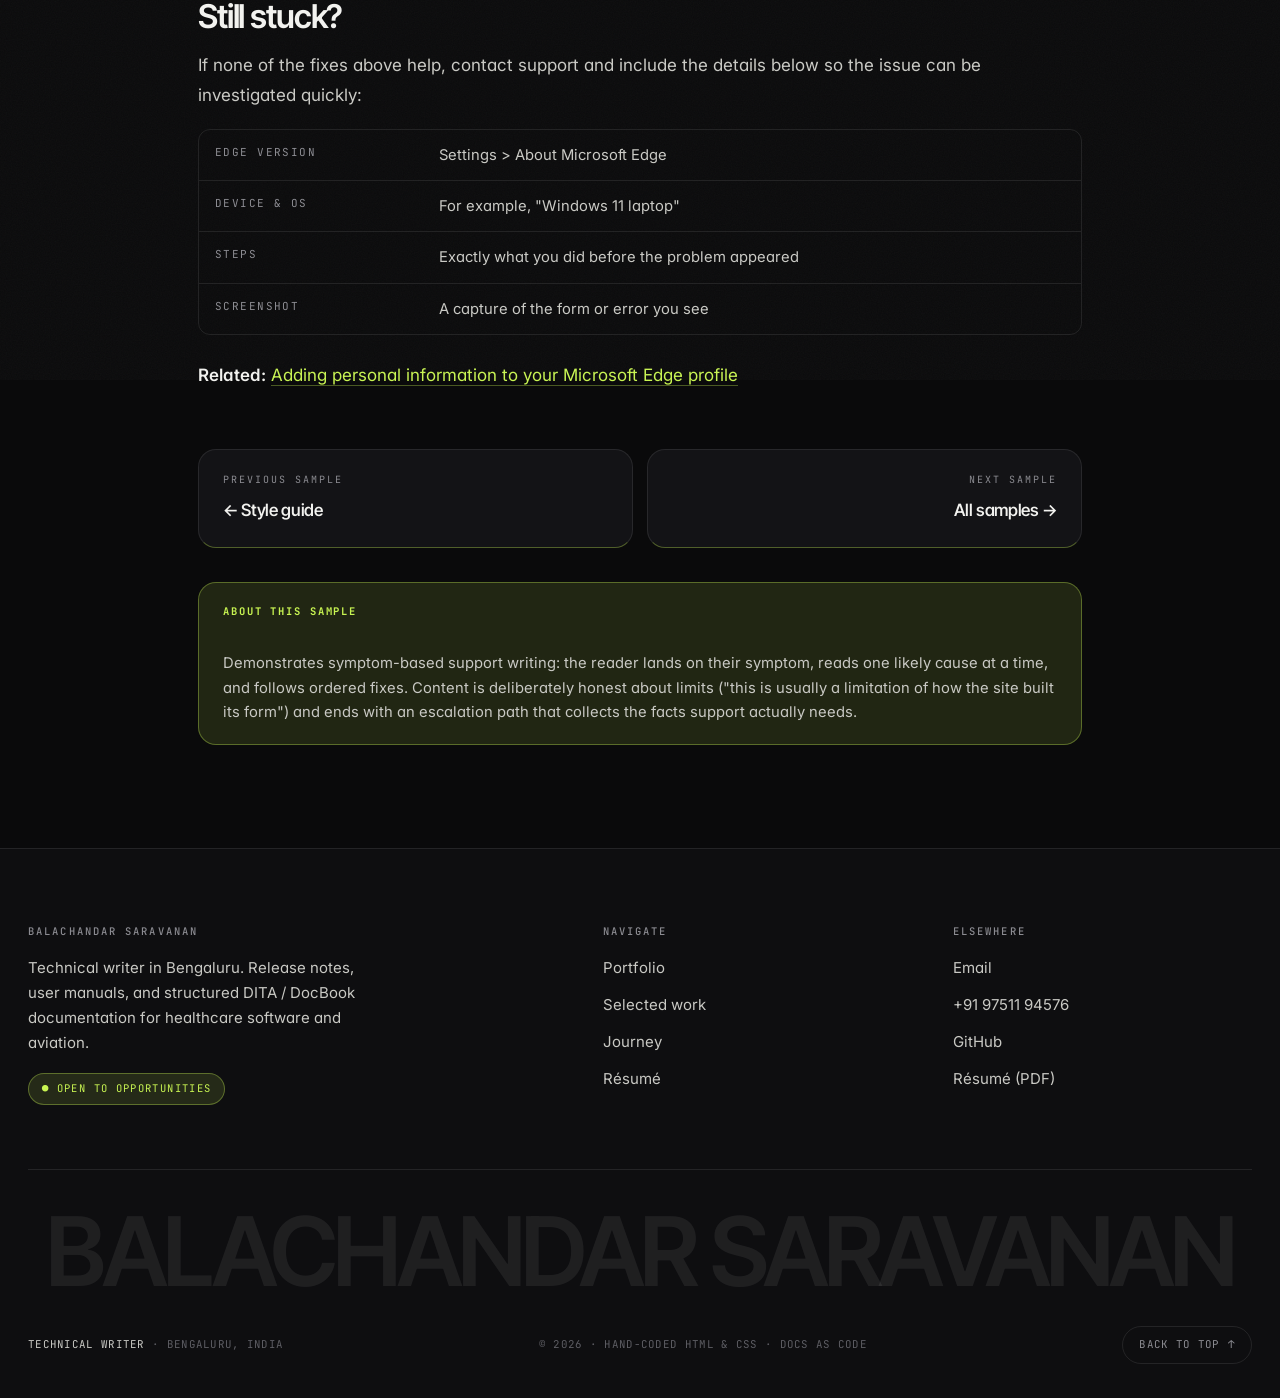
<file: samples/troubleshooting.html>
<!doctype html>
<html lang="en">
<head>
  <meta charset="utf-8">
  <meta name="viewport" content="width=device-width, initial-scale=1">
  <title>Sample: Troubleshooting autofill issues in Microsoft Edge — Balachandar S.</title>
  <meta name="description" content="Writing sample — a symptom-based support article for autofill problems in Microsoft Edge.">
  <link rel="canonical" href="https://balathetechwriter.github.io/samples/troubleshooting.html">
  <meta property="og:type" content="article">
  <meta property="og:site_name" content="Balachandar S. — Technical Writer">
  <meta property="og:title" content="Troubleshooting autofill issues in Microsoft Edge">
  <meta property="og:description" content="Writing sample — a symptom-based support article for autofill problems in Microsoft Edge.">
  <meta property="og:url" content="https://balathetechwriter.github.io/samples/troubleshooting.html">
  <link rel="icon" type="image/png" sizes="32x32" href="../favicon-32x32.png">
  <link rel="icon" type="image/png" sizes="16x16" href="../favicon-16x16.png">
  <meta name="theme-color" content="#0a0a0b">
  <meta name="color-scheme" content="dark">
  <link rel="preconnect" href="https://fonts.googleapis.com">
  <link rel="preconnect" href="https://fonts.gstatic.com" crossorigin>
  <link href="https://fonts.googleapis.com/css2?family=Inter+Tight:ital,wght@0,200..700;1,200..700&family=Inter:wght@300..600&family=JetBrains+Mono:wght@400;500&display=swap" rel="stylesheet">
  <link rel="stylesheet" href="../css/site.css">
</head>
<body>

  <a class="skip-link" href="#main">Skip to content</a>

  <div class="aurora" aria-hidden="true"><span></span><span></span><span></span></div>
  <div class="grain" aria-hidden="true"></div>
  <div class="scroll-progress" aria-hidden="true"></div>
  <div class="cursor-ring" aria-hidden="true"></div>
  <div class="cursor" aria-hidden="true"></div>
  <header class="site-header">
    <div class="wrap site-header__inner">
      <a class="brand" href="../index.html" data-cursor>
        <span class="brand__mark">BS</span>
        <span><span class="brand__name">Balachandar S.</span><span class="brand__role">Technical Writer</span></span>
      </a>
      <nav class="nav" id="site-nav" aria-label="Primary">
        <div class="nav__links">
          <a href="../index.html">Portfolio</a>
          <a href="../index.html#work">Work</a>
          <a href="../index.html#contact">Contact</a>
        </div>
        <a class="btn btn--primary btn--sm nav__cta" data-cursor href="../index.html#work">All samples</a>
      </nav>
      <button class="nav__toggle" aria-label="Toggle menu" aria-expanded="false" aria-controls="site-nav">
        <span></span><span></span><span></span>
      </button>
    </div>
  </header>

  <main id="main">

  <div class="doc-header">
    <div class="doc-header__inner">
      <p class="breadcrumb"><a href="../index.html">Portfolio</a> / <a href="../index.html#work">Writing samples</a> / Support article</p>
      <div class="doc-meta">
        <span class="chip">Support article</span>
        <span class="chip chip--neutral">Symptom-based troubleshooting</span>
        <span class="chip chip--neutral">Product: Microsoft Edge (desktop)</span>
      </div>
      <h1>Troubleshooting autofill issues in Microsoft Edge</h1>
      <p class="standfirst">
        Edge is not offering to fill in your saved personal information, or it is filling in the
        wrong details. Find the symptom below that matches what you see, and follow the fix in order.
      </p>
    </div>
  </div>

  <div class="doc-body">

    <p><strong>Not sure which section applies to you?</strong> Start with
       <a href="#s1">Section 1 — Edge does not offer to save personal information</a>, the most
       common cause, then continue down the list.</p>

    <div class="callout callout--note">
      <b>Before you begin</b>
      <p>Restart Edge once. Several autofill issues clear on their own after a restart or after the
      browser updates.</p>
    </div>

    <div id="s1" class="trouble-card">
      <details open>
        <summary>1. Edge does not offer to save personal information</summary>
        <div class="trouble-card__body">
          <p class="symptom">You fill in a form, but the "Save personal info?" prompt never appears.</p>
        
          <p><strong>Possible cause:</strong> the <em>Save and fill personal info</em> setting is turned off.</p>
          <p><strong>To resolve:</strong></p>
          <ol>
            <li>In Edge, go to <strong>Settings</strong> &gt; <strong>Passwords and autofill</strong>.</li>
            <li>Turn on <strong>Save and fill personal info</strong>.</li>
            <li>Return to the form and submit it again. Edge now offers to save the details.</li>
          </ol>
          <p>If the setting is already on, check whether the website marks the field as sensitive
             (for example, a credit-card-like field). Some sites deliberately disable autofill, and
             Edge respects that choice.</p>
        </div>
      </details>
    </div>

    <div id="s2" class="trouble-card">
      <details>
        <summary>2. Saved information does not fill in a form</summary>
        <div class="trouble-card__body">
          <p class="symptom">Your saved address or phone number is stored, but the form stays empty when you click a field.</p>
        
          <p><strong>Possible cause:</strong> the website's form does not label its fields in a way Edge recognizes, or you clicked a field Edge does not associate with your saved entry.</p>
          <p><strong>To resolve:</strong></p>
          <ol>
            <li>Click the empty field, and then look for the autofill suggestion drop-down at the bottom of the field.</li>
            <li>If a suggestion appears, click your saved entry to fill the form.</li>
            <li>If no suggestion appears, enter the details manually. Edge will not reliably autofill
                this particular site; this is usually a limitation of how the site built its form, not
                a problem with your saved information.</li>
          </ol>
        </div>
      </details>
    </div>

    <div id="s3" class="trouble-card">
      <details>
        <summary>3. Edge fills in outdated or incorrect details</summary>
        <div class="trouble-card__body">
          <p class="symptom">The form fills with an old address, an old phone number, or an entry you deleted.</p>
        
          <p><strong>Possible cause:</strong> multiple saved entries exist, or the entry was edited on
          another device and has not finished syncing.</p>
          <p><strong>To resolve:</strong></p>
          <ol>
            <li>Go to <strong>Settings</strong> &gt; <strong>Passwords and autofill</strong> &gt; <strong>Personal Info</strong>.</li>
            <li>Review the list and remove duplicate or outdated entries.</li>
            <li>Confirm the entry you want to use is the only one for that address.</li>
            <li>If you use multiple devices, sign in to the same profile and wait a minute for sync
                to complete, then try the form again.</li>
          </ol>
        </div>
      </details>
    </div>

    <div id="s4" class="trouble-card">
      <details>
        <summary>4. The Add Personal Info button is missing or unavailable</summary>
        <div class="trouble-card__body">
          <p class="symptom">In <em>Settings &gt; Passwords and autofill &gt; Personal Info</em>, the
        <em>Add Personal Info</em> button is grayed out or absent.</p>
        
          <p><strong>Possible cause:</strong> your organization manages Edge through policy, or your
          profile is a child profile with parental controls.</p>
          <p><strong>To resolve:</strong></p>
          <ol>
            <li>If Edge is managed by your work or school, contact your IT administrator. Saving
                personal information can be disabled by policy, and the setting cannot be changed
                from the browser.</li>
            <li>If you use a child profile, ask the family organizer to allow autofill for the profile.</li>
          </ol>
        </div>
      </details>
    </div>

    <div id="s5" class="trouble-card">
      <details>
        <summary>5. Personal information does not sync across your devices</summary>
        <div class="trouble-card__body">
          <p class="symptom">You saved an entry on your computer, but it is not available on your phone or tablet.</p>
        
          <p><strong>Possible cause:</strong> sync is turned off, or you are signed in to different profiles on each device.</p>
          <p><strong>To resolve:</strong></p>
          <ol>
            <li>Confirm you are signed in to the same Microsoft profile on every device.</li>
            <li>On each device, check <strong>Settings</strong> &gt; <strong>Profiles</strong> &gt;
                <strong>Sync</strong>, and make sure sync is turned on for personal information.</li>
            <li>Wait a few minutes, then check again. Large amounts of saved data can take time to sync.</li>
          </ol>
        </div>
      </details>
    </div>

    <h2 style="border-top:0">Still stuck?</h2>
    <p>
      If none of the fixes above help, contact support and include the details below so the issue can
      be investigated quickly:
    </p>
    <table class="doc dl-table">
      <tbody>
        <tr><td>Edge version</td><td>Settings &gt; About Microsoft Edge</td></tr>
        <tr><td>Device &amp; OS</td><td>For example, "Windows 11 laptop"</td></tr>
        <tr><td>Steps</td><td>Exactly what you did before the problem appeared</td></tr>
        <tr><td>Screenshot</td><td>A capture of the form or error you see</td></tr>
      </tbody>
    </table>

    <p><strong>Related:</strong> <a href="user-guide.html">Adding personal information to your
       Microsoft Edge profile</a></p>

    <div class="doc-nav">
      <a href="style-guide.html"><small>Previous sample</small><strong>← Style guide</strong></a>
      <a class="next" href="../index.html#work"><small>Next sample</small><strong>All samples →</strong></a>
    </div>

    <div class="sample-meta-strip">
      <b>About this sample</b><br>
      Demonstrates symptom-based support writing: the reader lands on their symptom, reads one likely
      cause at a time, and follows ordered fixes. Content is deliberately honest about limits
      ("this is usually a limitation of how the site built its form") and ends with an escalation
      path that collects the facts support actually needs.
    </div>

  </div>

  </main>

  <footer class="site-footer">
    <div class="wrap">
      <div class="footer-grid">
        <div class="footer-col">
          <h3>Balachandar Saravanan</h3>
          <p style="max-width:38ch">
            Technical writer in Bengaluru. Release notes, user manuals, and structured DITA /
            DocBook documentation for healthcare software and aviation.
          </p>
          <span class="chip chip--accent" style="margin-top:6px">● Open to opportunities</span>
        </div>
        <div class="footer-col">
          <h3>Navigate</h3>
          <a href="../index.html">Portfolio</a>
          <a href="../index.html#work">Selected work</a>
          <a href="../index.html#journey">Journey</a>
          <a href="../resume.html">Résumé</a>
        </div>
        <div class="footer-col">
          <h3>Elsewhere</h3>
          <a href="mailto:balachandarsaravanan32@gmail.com">Email</a>
          <a href="tel:+919751194576">+91 97511 94576</a>
          <a href="https://github.com/balathetechwriter" target="_blank" rel="noopener">GitHub</a>
          <a href="../resume/Balachandar-Saravanan-Resume.pdf" download>Résumé (PDF)</a>
        </div>
      </div>

      <div class="footer-word" aria-hidden="true">BALACHANDAR SARAVANAN</div>

      <div class="site-footer__inner">
        <span><span class="monogram-foot">Technical Writer</span> · Bengaluru, India</span>
        <span>© <span id="year">2026</span> · Hand-coded HTML &amp; CSS · Docs as Code</span>
        <a class="to-top" href="#main" data-cursor>Back to top <span aria-hidden="true">↑</span></a>
      </div>
    </div>
  </footer>

  <script src="../js/site.js" defer></script>
</body>
</html>
</file>
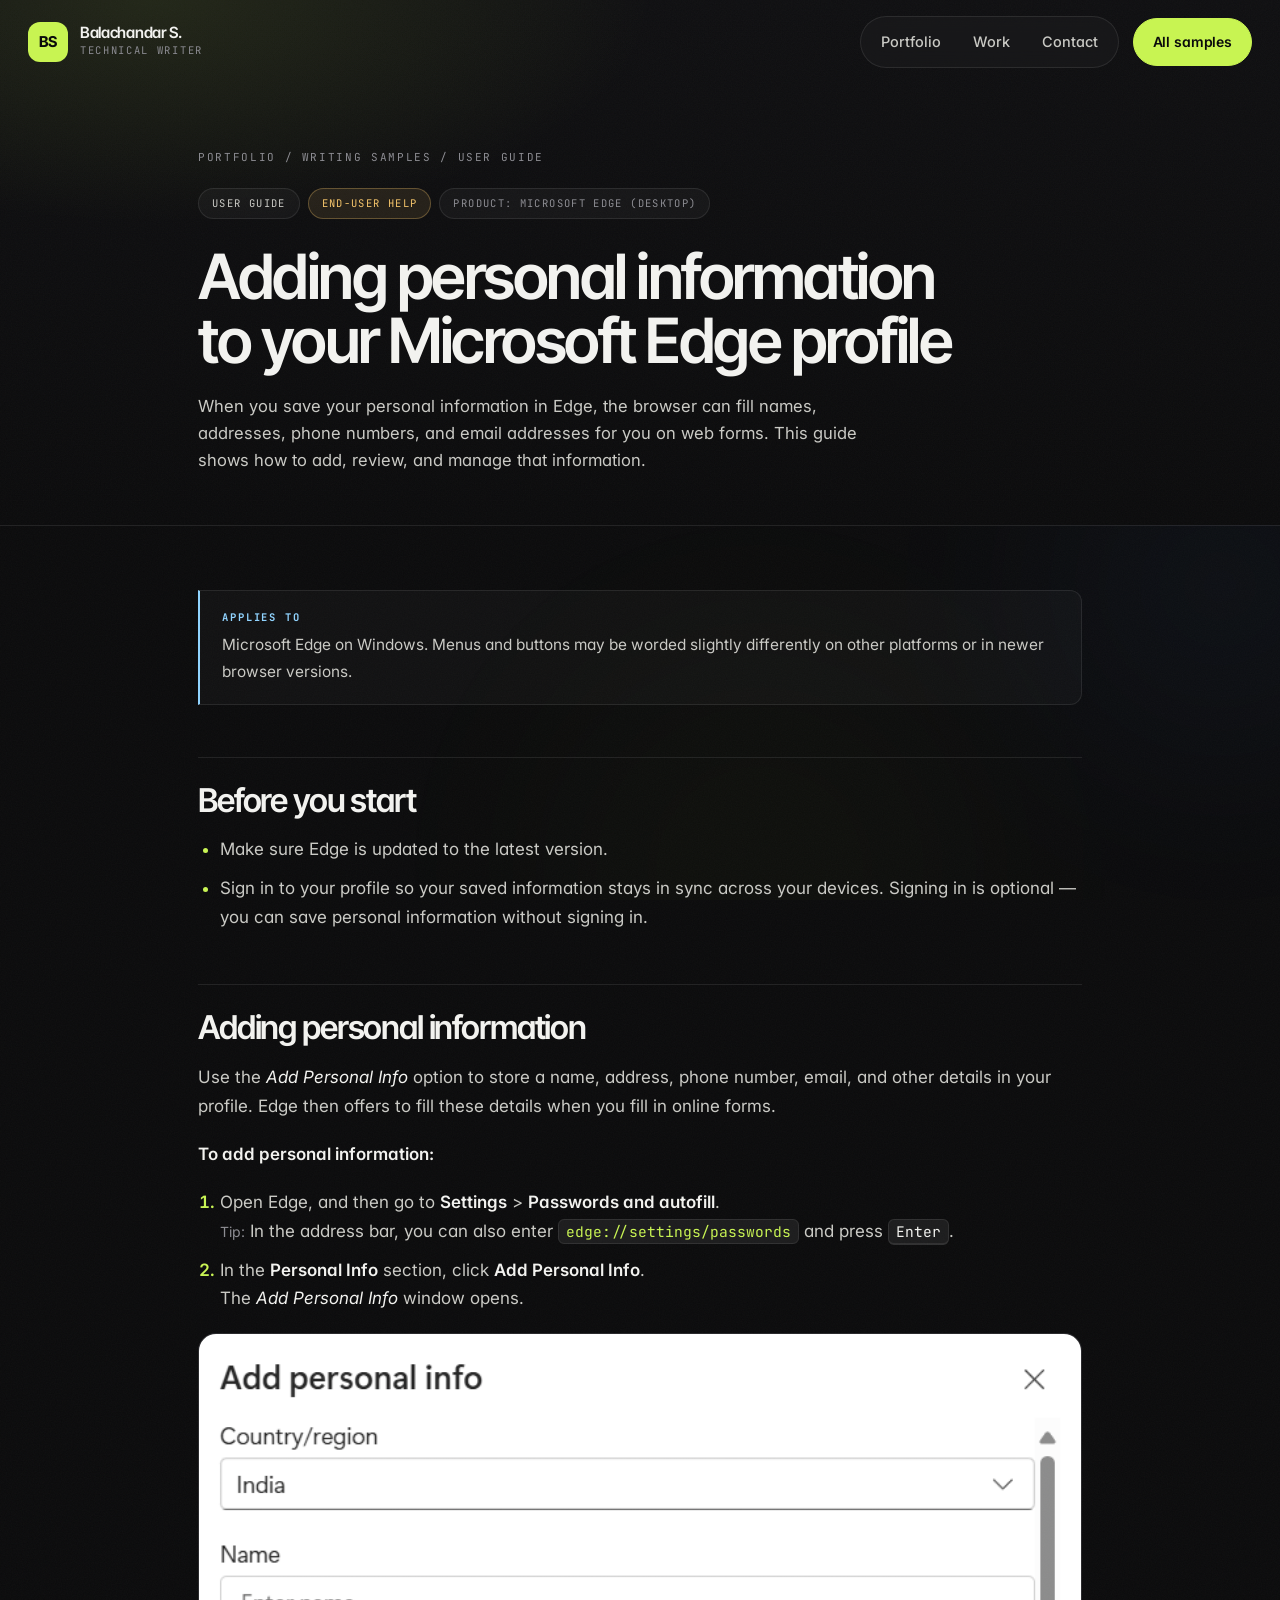
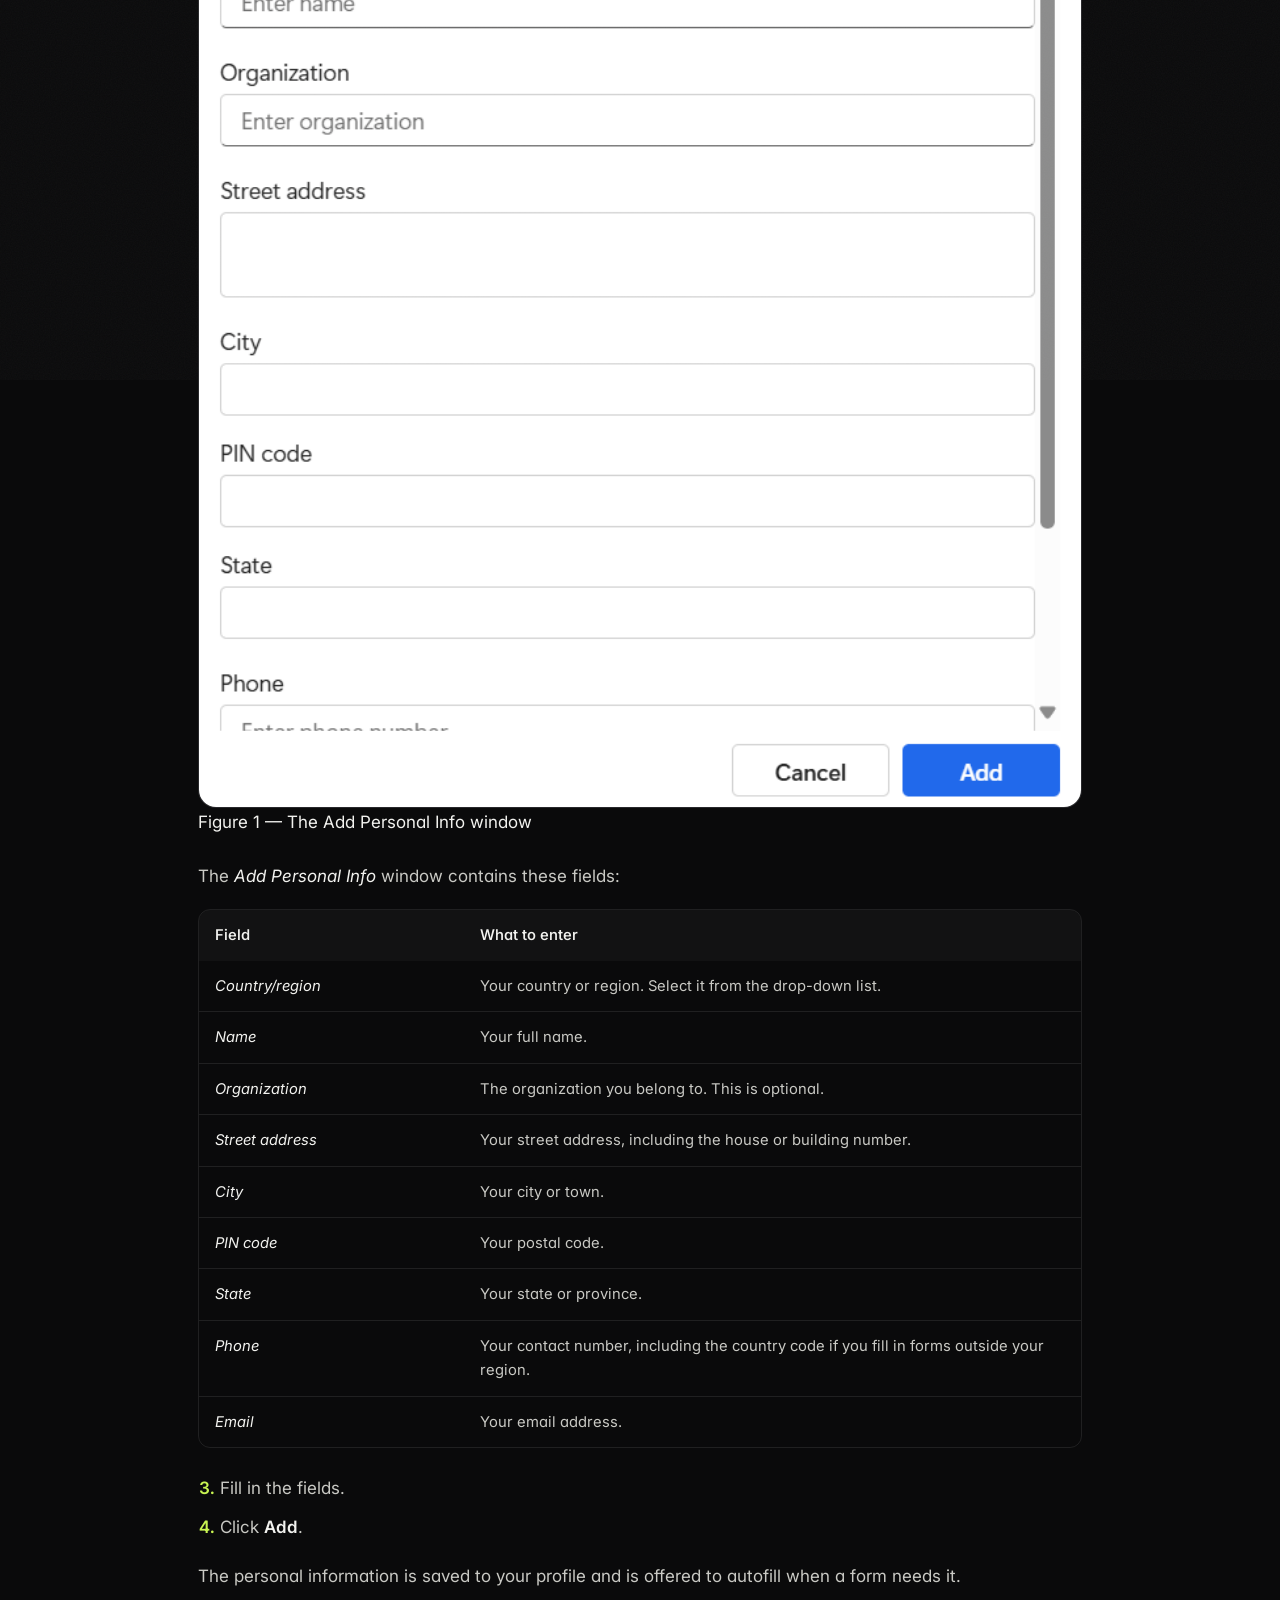
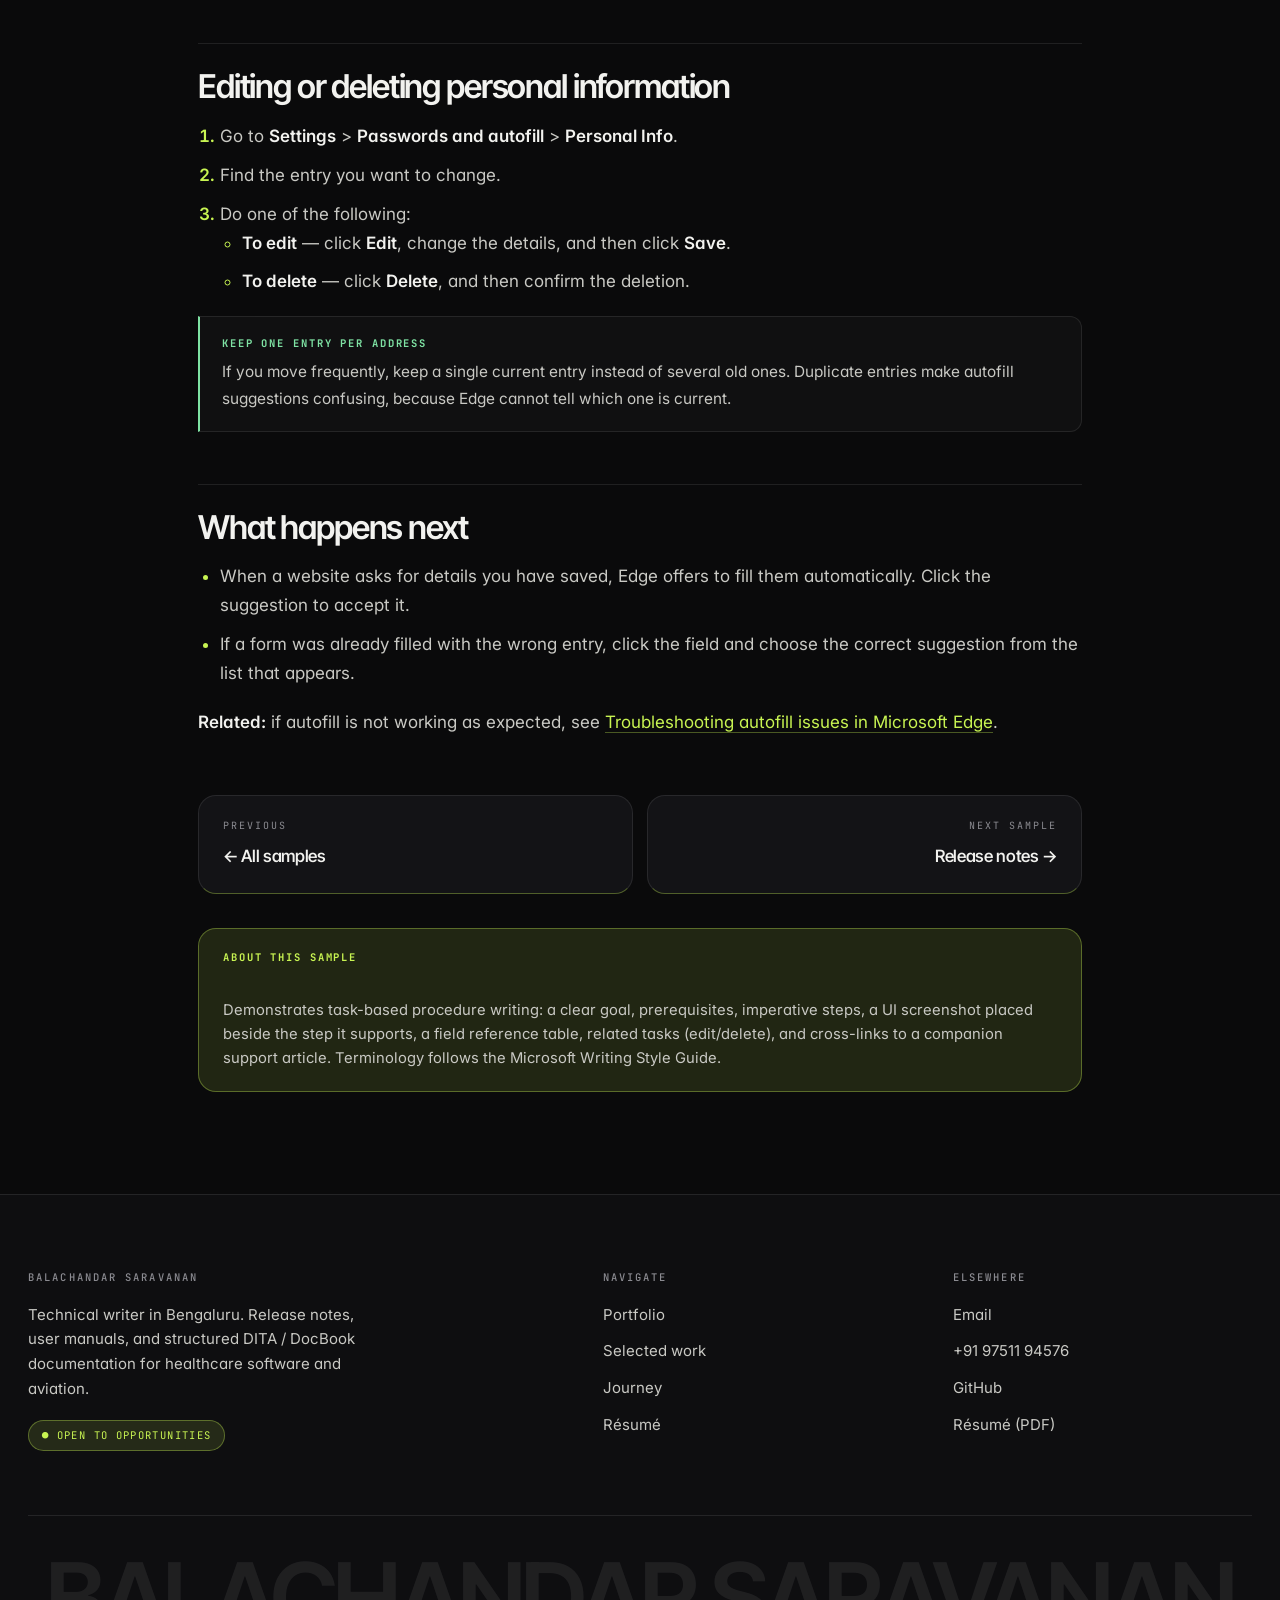
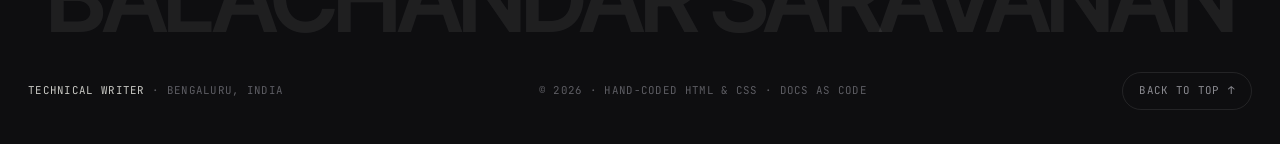
<file: samples/user-guide.html>
<!doctype html>
<html lang="en">
<head>
  <meta charset="utf-8">
  <meta name="viewport" content="width=device-width, initial-scale=1">
  <title>Sample: Adding personal information to your Microsoft Edge profile — Balachandar S.</title>
  <meta name="description" content="Writing sample — a task-based user guide for adding, editing, and managing personal (autofill) information in Microsoft Edge.">
  <link rel="canonical" href="https://balathetechwriter.github.io/samples/user-guide.html">
  <meta property="og:type" content="article">
  <meta property="og:site_name" content="Balachandar S. — Technical Writer">
  <meta property="og:title" content="Adding personal information to your Microsoft Edge profile">
  <meta property="og:description" content="Writing sample — a task-based user guide for adding, editing, and managing personal (autofill) information in Microsoft Edge.">
  <meta property="og:url" content="https://balathetechwriter.github.io/samples/user-guide.html">
  <link rel="icon" type="image/png" sizes="32x32" href="../favicon-32x32.png">
  <link rel="icon" type="image/png" sizes="16x16" href="../favicon-16x16.png">
  <meta name="theme-color" content="#0a0a0b">
  <meta name="color-scheme" content="dark">
  <link rel="preconnect" href="https://fonts.googleapis.com">
  <link rel="preconnect" href="https://fonts.gstatic.com" crossorigin>
  <link href="https://fonts.googleapis.com/css2?family=Inter+Tight:ital,wght@0,200..700;1,200..700&family=Inter:wght@300..600&family=JetBrains+Mono:wght@400;500&display=swap" rel="stylesheet">
  <link rel="stylesheet" href="../css/site.css">
</head>
<body>

  <a class="skip-link" href="#main">Skip to content</a>

  <div class="aurora" aria-hidden="true"><span></span><span></span><span></span></div>
  <div class="grain" aria-hidden="true"></div>
  <div class="scroll-progress" aria-hidden="true"></div>
  <div class="cursor-ring" aria-hidden="true"></div>
  <div class="cursor" aria-hidden="true"></div>
  <header class="site-header">
    <div class="wrap site-header__inner">
      <a class="brand" href="../index.html" data-cursor>
        <span class="brand__mark">BS</span>
        <span><span class="brand__name">Balachandar S.</span><span class="brand__role">Technical Writer</span></span>
      </a>
      <nav class="nav" id="site-nav" aria-label="Primary">
        <div class="nav__links">
          <a href="../index.html">Portfolio</a>
          <a href="../index.html#work">Work</a>
          <a href="../index.html#contact">Contact</a>
        </div>
        <a class="btn btn--primary btn--sm nav__cta" data-cursor href="../index.html#work">All samples</a>
      </nav>
      <button class="nav__toggle" aria-label="Toggle menu" aria-expanded="false" aria-controls="site-nav">
        <span></span><span></span><span></span>
      </button>
    </div>
  </header>

  <main id="main">

  <div class="doc-header">
    <div class="doc-header__inner">
      <p class="breadcrumb"><a href="../index.html">Portfolio</a> / <a href="../index.html#work">Writing samples</a> / User guide</p>
      <div class="doc-meta">
        <span class="chip">User guide</span>
        <span class="chip chip--amber">End-user help</span>
        <span class="chip chip--neutral">Product: Microsoft Edge (desktop)</span>
      </div>
      <h1>Adding personal information to your Microsoft Edge profile</h1>
      <p class="standfirst">
        When you save your personal information in Edge, the browser can fill names, addresses,
        phone numbers, and email addresses for you on web forms. This guide shows how to add,
        review, and manage that information.
      </p>
    </div>
  </div>

  <div class="doc-body">

    <div class="callout callout--note">
      <b>Applies to</b>
      <p>Microsoft Edge on Windows. Menus and buttons may be worded slightly differently on other platforms or in newer browser versions.</p>
    </div>

    <h2>Before you start</h2>
    <ul>
      <li>Make sure Edge is updated to the latest version.</li>
      <li>Sign in to your profile so your saved information stays in sync across your devices.
          Signing in is optional — you can save personal information without signing in.</li>
    </ul>

    <h2>Adding personal information</h2>
    <p>
      Use the <em>Add Personal Info</em> option to store a name, address, phone number, email,
      and other details in your profile. Edge then offers to fill these details when you fill
      in online forms.
    </p>
    <p><strong>To add personal information:</strong></p>
    <ol>
      <li>
        Open Edge, and then go to <strong>Settings</strong> &gt; <strong>Passwords and autofill</strong>.
        <br>
        <span class="note">Tip:</span> In the address bar, you can also enter <code>edge://settings/passwords</code> and press <kbd>Enter</kbd>.
      </li>
      <li>
        In the <strong>Personal Info</strong> section, click <strong>Add Personal Info</strong>.
        <br>
        The <em>Add Personal Info</em> window opens.
      </li>
    </ol>

    <figure class="figure">
      <img src="../images/portfolio/Screenshot%202025-10-13%20235827.png"
           alt="The Add Personal Info window in Microsoft Edge, with fields for country or region, name, organization, street address, city, PIN code, state, phone, and email.">
      <figcaption>Figure 1 — The Add Personal Info window</figcaption>
    </figure>

    <p>The <em>Add Personal Info</em> window contains these fields:</p>

    <table class="doc">
      <thead>
        <tr><th style="width:30%">Field</th><th>What to enter</th></tr>
      </thead>
      <tbody>
        <tr><td><em>Country/region</em></td><td>Your country or region. Select it from the drop-down list.</td></tr>
        <tr><td><em>Name</em></td><td>Your full name.</td></tr>
        <tr><td><em>Organization</em></td><td>The organization you belong to. This is optional.</td></tr>
        <tr><td><em>Street address</em></td><td>Your street address, including the house or building number.</td></tr>
        <tr><td><em>City</em></td><td>Your city or town.</td></tr>
        <tr><td><em>PIN code</em></td><td>Your postal code.</td></tr>
        <tr><td><em>State</em></td><td>Your state or province.</td></tr>
        <tr><td><em>Phone</em></td><td>Your contact number, including the country code if you fill in forms outside your region.</td></tr>
        <tr><td><em>Email</em></td><td>Your email address.</td></tr>
      </tbody>
    </table>

    <ol start="3">
      <li>Fill in the fields.</li>
      <li>Click <strong>Add</strong>.</li>
    </ol>
    <p>The personal information is saved to your profile and is offered to autofill when a form needs it.</p>

    <h2>Editing or deleting personal information</h2>
    <ol>
      <li>Go to <strong>Settings</strong> &gt; <strong>Passwords and autofill</strong> &gt; <strong>Personal Info</strong>.</li>
      <li>Find the entry you want to change.</li>
      <li>Do one of the following:
        <ul>
          <li><strong>To edit</strong> — click <strong>Edit</strong>, change the details, and then click <strong>Save</strong>.</li>
          <li><strong>To delete</strong> — click <strong>Delete</strong>, and then confirm the deletion.</li>
        </ul>
      </li>
    </ol>

    <div class="callout callout--tip">
      <b>Keep one entry per address</b>
      <p>If you move frequently, keep a single current entry instead of several old ones. Duplicate
      entries make autofill suggestions confusing, because Edge cannot tell which one is current.</p>
    </div>

    <h2>What happens next</h2>
    <ul>
      <li>When a website asks for details you have saved, Edge offers to fill them automatically.
          Click the suggestion to accept it.</li>
      <li>If a form was already filled with the wrong entry, click the field and choose the correct
          suggestion from the list that appears.</li>
    </ul>
    <p>
      <strong>Related:</strong> if autofill is not working as expected, see
      <a href="troubleshooting.html">Troubleshooting autofill issues in Microsoft Edge</a>.
    </p>

    <div class="doc-nav">
      <a href="../index.html#work"><small>Previous</small><strong>← All samples</strong></a>
      <a class="next" href="release-notes.html"><small>Next sample</small><strong>Release notes →</strong></a>
    </div>

    <div class="sample-meta-strip">
      <b>About this sample</b><br>
      Demonstrates task-based procedure writing: a clear goal, prerequisites, imperative steps, a UI
      screenshot placed beside the step it supports, a field reference table, related tasks (edit/delete),
      and cross-links to a companion support article. Terminology follows the Microsoft Writing Style Guide.
    </div>

  </div>

  </main>

  <footer class="site-footer">
    <div class="wrap">
      <div class="footer-grid">
        <div class="footer-col">
          <h3>Balachandar Saravanan</h3>
          <p style="max-width:38ch">
            Technical writer in Bengaluru. Release notes, user manuals, and structured DITA /
            DocBook documentation for healthcare software and aviation.
          </p>
          <span class="chip chip--accent" style="margin-top:6px">● Open to opportunities</span>
        </div>
        <div class="footer-col">
          <h3>Navigate</h3>
          <a href="../index.html">Portfolio</a>
          <a href="../index.html#work">Selected work</a>
          <a href="../index.html#journey">Journey</a>
          <a href="../resume.html">Résumé</a>
        </div>
        <div class="footer-col">
          <h3>Elsewhere</h3>
          <a href="mailto:balachandarsaravanan32@gmail.com">Email</a>
          <a href="tel:+919751194576">+91 97511 94576</a>
          <a href="https://github.com/balathetechwriter" target="_blank" rel="noopener">GitHub</a>
          <a href="../resume/Balachandar-Saravanan-Resume.pdf" download>Résumé (PDF)</a>
        </div>
      </div>

      <div class="footer-word" aria-hidden="true">BALACHANDAR SARAVANAN</div>

      <div class="site-footer__inner">
        <span><span class="monogram-foot">Technical Writer</span> · Bengaluru, India</span>
        <span>© <span id="year">2026</span> · Hand-coded HTML &amp; CSS · Docs as Code</span>
        <a class="to-top" href="#main" data-cursor>Back to top <span aria-hidden="true">↑</span></a>
      </div>
    </div>
  </footer>

  <script src="../js/site.js" defer></script>
</body>
</html>
</file>
<file: css/site.css>
/* ============================================================
   Balachandar Saravanan — Technical Writer
   Editorial dark portfolio. Hand-written CSS, no frameworks.
   ============================================================ */

/* ---------- 1. Tokens ---------- */
:root {
  --bg:        #0a0a0b;
  --bg-2:      #0e0e10;
  --surface:   #131316;
  --surface-2: #17171b;
  --line:      rgba(255, 255, 255, .09);
  --line-2:    rgba(255, 255, 255, .16);

  --ink:       #f2f2ef;
  --ink-2:     #c9c9c4;
  --muted:     #8b8b91;
  --faint:     #5d5d63;

  --accent:      #c8f452;
  --accent-deep: #a9d92f;
  --accent-ink:  #0a0a0b;
  --accent-soft: rgba(200, 244, 82, .12);
  --accent-line: rgba(200, 244, 82, .34);

  --ok:   #7fe3a4;
  --warn: #f5c469;

  --font-display: "Inter Tight", "Inter", "Segoe UI", system-ui, -apple-system, sans-serif;
  --font-body:    "Inter", "Segoe UI", system-ui, -apple-system, sans-serif;
  --font-mono:    "JetBrains Mono", "Cascadia Code", Consolas, "SFMono-Regular", Menlo, monospace;

  --maxw: 1280px;
  --gutter: 28px;
  --radius:    18px;
  --radius-sm: 12px;
  --radius-lg: 28px;

  --ease: cubic-bezier(.22, 1, .36, 1);
  --ease-out: cubic-bezier(.16, 1, .3, 1);

  --shadow-sm: 0 1px 2px rgba(0, 0, 0, .5);
  --shadow-md: 0 24px 60px -24px rgba(0, 0, 0, .85);
  --shadow-glow: 0 0 0 1px var(--accent-line), 0 20px 60px -20px rgba(200, 244, 82, .22);
}

*, *::before, *::after { box-sizing: border-box; }

html {
  scroll-behavior: smooth;
  scroll-padding-top: 96px;
  -webkit-text-size-adjust: 100%;
}

body {
  margin: 0;
  background: var(--bg);
  color: var(--ink);
  font-family: var(--font-body);
  font-size: 17px;
  line-height: 1.65;
  font-feature-settings: "kern" 1, "liga" 1, "cv11" 1;
  -webkit-font-smoothing: antialiased;
  -moz-osx-font-smoothing: grayscale;
  overflow-x: hidden;
}

img, svg, video { max-width: 100%; display: block; }
a { color: inherit; text-decoration: none; }
::selection { background: var(--accent); color: var(--accent-ink); }

:focus-visible {
  outline: 2px solid var(--accent);
  outline-offset: 3px;
  border-radius: 4px;
}

.wrap { width: 100%; max-width: var(--maxw); margin-inline: auto; padding-inline: var(--gutter); }
.wrap--narrow { max-width: 900px; }

.sr-only {
  position: absolute; width: 1px; height: 1px; padding: 0; margin: -1px;
  overflow: hidden; clip: rect(0 0 0 0); white-space: nowrap; border: 0;
}

.skip-link {
  position: fixed; top: -100px; left: 20px; z-index: 200;
  background: var(--accent); color: var(--accent-ink);
  padding: 12px 20px; border-radius: 0 0 10px 10px; font-weight: 600; font-size: 14px;
  transition: top .2s var(--ease);
}
.skip-link:focus { top: 0; }

/* ---------- 2. Ambience: grain + aurora ---------- */
.grain {
  position: fixed; inset: -120%; z-index: 3; pointer-events: none;
  opacity: .038; mix-blend-mode: screen;
  background-image: url("data:image/svg+xml,%3Csvg xmlns='http://www.w3.org/2000/svg' width='240' height='240'%3E%3Cfilter id='n'%3E%3CfeTurbulence type='fractalNoise' baseFrequency='.82' numOctaves='4' stitchTiles='stitch'/%3E%3C/filter%3E%3Crect width='100%25' height='100%25' filter='url(%23n)'/%3E%3C/svg%3E");
  animation: grain-shift 7s steps(6) infinite;
}
@keyframes grain-shift {
  0%,100% { transform: translate(0,0); }
  20% { transform: translate(-3%, 2%); }
  40% { transform: translate(2%, -3%); }
  60% { transform: translate(-2%, -2%); }
  80% { transform: translate(3%, 1%); }
}

.aurora {
  position: fixed; inset: 0; z-index: 0; pointer-events: none; overflow: hidden;
}
.aurora span {
  position: absolute; display: block; border-radius: 50%;
  filter: blur(110px); opacity: .2;
}
.aurora span:nth-child(1) {
  width: 620px; height: 620px; top: -220px; left: -140px;
  background: radial-gradient(circle, rgba(200,244,82,.5), transparent 68%);
  animation: drift-a 26s var(--ease) infinite alternate;
}
.aurora span:nth-child(2) {
  width: 560px; height: 560px; top: 34%; right: -220px;
  background: radial-gradient(circle, rgba(88,152,255,.42), transparent 68%);
  opacity: .16;
  animation: drift-b 32s var(--ease) infinite alternate;
}
.aurora span:nth-child(3) {
  width: 700px; height: 700px; bottom: -320px; left: 32%;
  background: radial-gradient(circle, rgba(200,244,82,.3), transparent 70%);
  opacity: .12;
  animation: drift-a 38s var(--ease) infinite alternate-reverse;
}
@keyframes drift-a { to { transform: translate3d(120px, 80px, 0) scale(1.18); } }
@keyframes drift-b { to { transform: translate3d(-140px, -70px, 0) scale(1.12); } }

/* ---------- 3. Cursor ---------- */
.cursor, .cursor-ring {
  position: fixed; top: 0; left: 0; z-index: 150; pointer-events: none;
  border-radius: 50%; mix-blend-mode: difference;
  opacity: 0; transition: opacity .3s ease;
}
.cursor { width: 7px; height: 7px; background: #fff; margin: -3.5px 0 0 -3.5px; }
.cursor-ring {
  width: 38px; height: 38px; margin: -19px 0 0 -19px;
  border: 1px solid rgba(255,255,255,.55);
  transition: opacity .3s ease, width .3s var(--ease), height .3s var(--ease),
              margin .3s var(--ease), background-color .3s ease, border-color .3s ease;
}
body.cursor-ready .cursor, body.cursor-ready .cursor-ring { opacity: 1; }
body.cursor-hover .cursor-ring {
  width: 66px; height: 66px; margin: -33px 0 0 -33px;
  background: rgba(255,255,255,.12); border-color: transparent;
}
body.cursor-hover .cursor { opacity: 0; }
@media (hover: none), (max-width: 900px) {
  .cursor, .cursor-ring { display: none; }
}

/* ---------- 4. Scroll progress ---------- */
.scroll-progress {
  position: fixed; top: 0; left: 0; height: 2px; width: 100%; z-index: 120;
  transform: scaleX(0); transform-origin: 0 50%;
  background: linear-gradient(90deg, var(--accent), #8fd3ff);
}

/* ---------- 5. Typography ---------- */
h1, h2, h3, h4, h5 {
  font-family: var(--font-display);
  font-weight: 600;
  line-height: 1.02;
  letter-spacing: -.035em;
  margin: 0;
  text-wrap: balance;
}

.display {
  font-size: clamp(2.9rem, 9.2vw, 8.6rem);
  line-height: .94;
  letter-spacing: -.045em;
  font-weight: 620;
}
.display em {
  font-style: italic;
  font-weight: 400;
  letter-spacing: -.02em;
  color: var(--accent);
}
.display .thin { font-weight: 200; color: var(--ink-2); }

.h-xl { font-size: clamp(2.1rem, 5.4vw, 4.4rem); line-height: .99; }
.h-lg { font-size: clamp(1.8rem, 3.6vw, 3rem); }
.h-md { font-size: clamp(1.3rem, 2.1vw, 1.75rem); letter-spacing: -.025em; }

.lede {
  font-size: clamp(1.02rem, 1.35vw, 1.24rem);
  line-height: 1.62;
  color: var(--ink-2);
  max-width: 62ch;
  text-wrap: pretty;
}

.mono-label {
  display: inline-flex; align-items: center; gap: 10px;
  font-family: var(--font-mono);
  font-size: 11.5px; font-weight: 500;
  letter-spacing: .22em; text-transform: uppercase;
  color: var(--muted);
}
.mono-label::before {
  content: ""; width: 26px; height: 1px; background: var(--accent); flex: none;
}
.mono-label--plain::before { display: none; }
.mono-label .dot {
  width: 6px; height: 6px; border-radius: 50%; background: var(--accent);
  box-shadow: 0 0 0 0 var(--accent-line);
  animation: pulse-dot 2.4s ease-out infinite;
}
@keyframes pulse-dot {
  0%   { box-shadow: 0 0 0 0 rgba(200,244,82,.55); }
  70%  { box-shadow: 0 0 0 10px rgba(200,244,82,0); }
  100% { box-shadow: 0 0 0 0 rgba(200,244,82,0); }
}

.accent { color: var(--accent); }
.muted  { color: var(--muted); }

/* ---------- 6. Buttons ---------- */
.btn {
  --btn-bg: transparent;
  --btn-fg: var(--ink);
  --btn-bd: var(--line-2);
  position: relative; isolation: isolate;
  display: inline-flex; align-items: center; gap: 11px;
  padding: 15px 26px;
  border: 1px solid var(--btn-bd); border-radius: 999px;
  background: var(--btn-bg); color: var(--btn-fg);
  font-family: var(--font-body); font-size: 15px; font-weight: 550;
  letter-spacing: -.01em; cursor: pointer; overflow: hidden;
  transition: color .35s var(--ease), border-color .35s var(--ease), transform .35s var(--ease);
}
.btn::after {
  content: ""; position: absolute; inset: 0; z-index: -1;
  background: var(--accent); border-radius: inherit;
  transform: translateY(102%); transition: transform .45s var(--ease-out);
}
.btn:hover { color: var(--accent-ink); border-color: var(--accent); }
.btn:hover::after { transform: translateY(0); }
.btn .arrow { transition: transform .35s var(--ease); }
.btn:hover .arrow { transform: translate(3px, -3px); }
.btn:active { transform: scale(.98); }

.btn--primary { --btn-bg: var(--accent); --btn-fg: var(--accent-ink); --btn-bd: var(--accent); font-weight: 600; }
.btn--primary::after { background: var(--ink); }
.btn--primary:hover { color: var(--bg); border-color: var(--ink); }

.btn--ghost { --btn-bg: rgba(255,255,255,.03); }
.btn--sm { padding: 11px 19px; font-size: 14px; }

.text-link {
  position: relative; display: inline-flex; align-items: center; gap: 8px;
  font-weight: 550; color: var(--ink); font-size: 15px;
}
.text-link::after {
  content: ""; position: absolute; left: 0; right: 0; bottom: -3px; height: 1px;
  background: currentColor; transform: scaleX(0); transform-origin: 100% 50%;
  transition: transform .4s var(--ease-out);
}
.text-link:hover { color: var(--accent); }
.text-link:hover::after { transform: scaleX(1); transform-origin: 0 50%; }
.text-link .arrow { transition: transform .35s var(--ease); }
.text-link:hover .arrow { transform: translateX(4px); }

/* ---------- 7. Header ---------- */
.site-header {
  position: fixed; top: 0; left: 0; right: 0; z-index: 100;
  padding: 16px 0;
  transition: transform .5s var(--ease), background-color .4s ease,
              backdrop-filter .4s ease, border-color .4s ease, padding .4s ease;
  border-bottom: 1px solid transparent;
}
.site-header.is-stuck {
  padding: 10px 0;
  background: rgba(10, 10, 11, .72);
  backdrop-filter: blur(18px) saturate(1.4);
  -webkit-backdrop-filter: blur(18px) saturate(1.4);
  border-bottom-color: var(--line);
}
.site-header.is-hidden { transform: translateY(-105%); }

.site-header__inner { display: flex; align-items: center; justify-content: space-between; gap: 20px; }

.brand { display: inline-flex; align-items: center; gap: 12px; }
.brand__mark {
  position: relative; display: grid; place-items: center;
  width: 40px; height: 40px; border-radius: 12px; flex: none;
  background: var(--accent); color: var(--accent-ink);
  font-family: var(--font-display); font-weight: 700; font-size: 15px; letter-spacing: -.03em;
  transition: transform .5s var(--ease), border-radius .5s var(--ease);
}
.brand:hover .brand__mark { transform: rotate(-8deg) scale(1.05); border-radius: 50%; }
.brand__name {
  display: block; font-family: var(--font-display); font-weight: 600;
  font-size: 15.5px; letter-spacing: -.02em; line-height: 1.15; color: var(--ink);
}
.brand__role {
  display: block; font-family: var(--font-mono); font-size: 10.5px;
  letter-spacing: .16em; text-transform: uppercase; color: var(--muted);
}

.nav { display: flex; align-items: center; gap: 4px; }
.nav__links {
  display: flex; align-items: center; gap: 2px;
  padding: 5px; border: 1px solid var(--line); border-radius: 999px;
  background: rgba(255,255,255,.028);
  backdrop-filter: blur(10px); -webkit-backdrop-filter: blur(10px);
}
.nav__links a {
  position: relative; padding: 8px 15px; border-radius: 999px;
  font-size: 14.5px; font-weight: 500; color: var(--ink-2);
  transition: color .3s ease, background-color .3s ease;
}
.nav__links a:hover { color: var(--ink); background: rgba(255,255,255,.06); }
.nav__links a.is-active { color: var(--accent-ink); background: var(--accent); }
.nav__cta { margin-left: 10px; }
.nav__toggle {
  display: none; width: 44px; height: 44px; flex: none;
  border: 1px solid var(--line-2); border-radius: 50%;
  background: rgba(255,255,255,.03); cursor: pointer; padding: 0;
}
.nav__toggle span {
  display: block; width: 17px; height: 1.5px; margin: 4px auto;
  background: var(--ink); border-radius: 2px;
  transition: transform .4s var(--ease), opacity .3s ease;
}
.nav__toggle[aria-expanded="true"] span:nth-child(1) { transform: translateY(5.5px) rotate(45deg); }
.nav__toggle[aria-expanded="true"] span:nth-child(2) { opacity: 0; }
.nav__toggle[aria-expanded="true"] span:nth-child(3) { transform: translateY(-5.5px) rotate(-45deg); }

/* ---------- 8. Layout primitives ---------- */
main { position: relative; z-index: 1; }

.section { position: relative; padding: clamp(76px, 10vw, 148px) 0; }
.section--tight { padding-block: clamp(56px, 6vw, 90px); }
.section--soft { background: var(--bg-2); }
.section--line { border-top: 1px solid var(--line); }

.section__head { max-width: 780px; margin-bottom: clamp(40px, 5vw, 72px); }
.section__head .mono-label { margin-bottom: 22px; }
.section__title { margin: 0 0 18px; }
.section__lede { margin: 0; }

.section__head--split {
  max-width: none; display: grid; grid-template-columns: 1.15fr .85fr;
  gap: 44px; align-items: end;
}
.section__head--split .section__lede { max-width: 46ch; padding-bottom: 6px; }

.rule { height: 1px; background: var(--line); border: 0; margin: 0; }

/* ---------- 9. Reveal animation ---------- */
[data-reveal] {
  opacity: 0; transform: translateY(28px);
  transition: opacity .9s var(--ease-out), transform .9s var(--ease-out);
  transition-delay: var(--d, 0ms);
}
[data-reveal].is-in { opacity: 1; transform: none; }

.line-mask { display: block; overflow: hidden; padding-bottom: .06em; }
.line-mask > span {
  display: block; transform: translateY(105%);
  transition: transform 1.05s var(--ease-out); transition-delay: var(--d, 0ms);
}
.is-in .line-mask > span, .line-mask.is-in > span { transform: none; }

/* ---------- 10. Hero ---------- */
.hero {
  position: relative;
  min-height: clamp(640px, 100svh, 1000px);
  display: flex; flex-direction: column; justify-content: flex-end;
  padding-top: 148px; padding-bottom: 46px;
  overflow: hidden;
}
.hero__grid {
  position: absolute; inset: 0; z-index: 0; pointer-events: none;
  background-image:
    linear-gradient(to right, var(--line) 1px, transparent 1px),
    linear-gradient(to bottom, var(--line) 1px, transparent 1px);
  background-size: clamp(80px, 11vw, 160px) clamp(80px, 11vw, 160px);
  mask-image: radial-gradient(ellipse 90% 70% at 50% 40%, #000 20%, transparent 78%);
  -webkit-mask-image: radial-gradient(ellipse 90% 70% at 50% 40%, #000 20%, transparent 78%);
  opacity: .8;
}
.hero__inner { position: relative; z-index: 1; width: 100%; }

.hero__top {
  display: flex; flex-wrap: wrap; align-items: center; justify-content: space-between;
  gap: 18px; margin-bottom: clamp(26px, 4vw, 52px);
}
.availability {
  display: inline-flex; align-items: center; gap: 10px;
  padding: 9px 17px 9px 13px; border-radius: 999px;
  border: 1px solid var(--accent-line); background: var(--accent-soft);
  font-family: var(--font-mono); font-size: 11.5px;
  letter-spacing: .14em; text-transform: uppercase; color: var(--accent);
}
.availability .dot {
  width: 7px; height: 7px; border-radius: 50%; background: var(--accent);
  animation: pulse-dot 2.4s ease-out infinite;
}

.hero__title { margin: 0; }
.hero__title .row { display: block; }
.hero__title .indent { padding-left: clamp(0px, 13vw, 210px); }

.hero__bottom {
  display: grid; grid-template-columns: 1.05fr .95fr;
  gap: clamp(28px, 5vw, 70px); align-items: end;
  margin-top: clamp(34px, 5vw, 62px);
  padding-top: clamp(26px, 3vw, 40px);
  border-top: 1px solid var(--line);
}
.hero .hero__actions { margin-top: 26px; }

.hero__stats { display: flex; flex-wrap: wrap; gap: clamp(22px, 3.4vw, 52px); justify-content: flex-end; }
.stat { min-width: 92px; }
.stat__num {
  display: flex; align-items: baseline; gap: 2px;
  font-family: var(--font-display); font-weight: 600;
  font-size: clamp(2.1rem, 4vw, 3.4rem); line-height: 1; letter-spacing: -.05em;
}
.stat__num sup { font-size: .4em; color: var(--accent); top: -.9em; position: relative; }
.stat__label {
  margin-top: 9px; font-family: var(--font-mono); font-size: 10.5px;
  letter-spacing: .17em; text-transform: uppercase; color: var(--muted); max-width: 15ch;
}

.scroll-cue {
  display: inline-flex; align-items: center; gap: 10px; margin-top: 42px;
  font-family: var(--font-mono); font-size: 10.5px;
  letter-spacing: .2em; text-transform: uppercase; color: var(--faint);
}
.scroll-cue i {
  display: block; width: 1px; height: 34px; background: var(--line-2);
  position: relative; overflow: hidden;
}
.scroll-cue i::after {
  content: ""; position: absolute; inset: 0; background: var(--accent);
  animation: cue 2.2s var(--ease) infinite;
}
@keyframes cue {
  0% { transform: translateY(-100%); } 60%,100% { transform: translateY(100%); }
}

/* ---------- 11. Marquee ---------- */
.marquee {
  position: relative; overflow: hidden; padding: 20px 0;
  border-block: 1px solid var(--line); background: var(--bg-2);
  user-select: none;
}
.marquee__track { display: flex; width: max-content; animation: slide 42s linear infinite; }
.marquee:hover .marquee__track { animation-play-state: paused; }
.marquee__group { display: flex; align-items: center; flex: none; }
.marquee__item {
  display: inline-flex; align-items: center; gap: 24px;
  padding-inline: 24px;
  font-family: var(--font-display); font-weight: 500;
  font-size: clamp(1rem, 1.9vw, 1.6rem); letter-spacing: -.02em;
  color: var(--ink-2); white-space: nowrap;
}
.marquee__item::after {
  content: ""; width: 7px; height: 7px; border-radius: 50%;
  background: var(--accent); flex: none; opacity: .85;
}
.marquee--reverse .marquee__track { animation-direction: reverse; animation-duration: 52s; }
@keyframes slide { to { transform: translateX(-50%); } }

/* ---------- 12. Cards / surfaces ---------- */
.panel {
  position: relative; background: var(--surface);
  border: 1px solid var(--line); border-radius: var(--radius);
  padding: clamp(24px, 3vw, 36px);
}
.panel--glow { background: linear-gradient(160deg, var(--surface-2), var(--surface)); }

.card {
  position: relative; overflow: hidden;
  background: var(--surface); border: 1px solid var(--line);
  border-radius: var(--radius); padding: clamp(24px, 2.6vw, 34px);
  transition: border-color .45s var(--ease), transform .45s var(--ease), background-color .45s var(--ease);
}
.card::before {
  content: ""; position: absolute; inset: 0; pointer-events: none; opacity: 0;
  background: radial-gradient(460px circle at var(--mx, 50%) var(--my, 0%), rgba(200,244,82,.08), transparent 62%);
  transition: opacity .45s ease;
}
.card:hover { border-color: var(--line-2); transform: translateY(-4px); background: var(--surface-2); }
.card:hover::before { opacity: 1; }
.card h3 { margin: 0 0 10px; font-size: 1.16rem; }
.card p  { margin: 0; color: var(--ink-2); font-size: 15.4px; line-height: 1.62; }
.card ul { margin: 0; padding-left: 18px; color: var(--ink-2); font-size: 15px; }
.card li { margin-bottom: 8px; }
.card li::marker { color: var(--accent); }
.card__icon {
  display: grid; place-items: center; width: 46px; height: 46px; margin-bottom: 18px;
  border-radius: 13px; border: 1px solid var(--line);
  background: rgba(255,255,255,.04); font-size: 20px;
}
.card__when {
  font-family: var(--font-mono); font-size: 11px; letter-spacing: .15em;
  text-transform: uppercase; color: var(--muted); margin: 0 0 16px;
}

.card-grid { display: grid; grid-template-columns: repeat(3, 1fr); gap: 18px; }
.card-grid--2 { grid-template-columns: repeat(2, 1fr); }

/* ---------- 13. About ---------- */
.about-grid {
  display: grid; grid-template-columns: .92fr 1.08fr;
  gap: clamp(36px, 5vw, 76px); align-items: start;
}
.about-sticky { position: sticky; top: 118px; }
.about-copy p { color: var(--ink-2); margin: 0 0 20px; font-size: 1.03rem; line-height: 1.72; }
.about-copy p:last-child { margin-bottom: 0; }
.about-copy strong { color: var(--ink); font-weight: 600; }
.about-copy em { color: var(--ink); font-style: italic; }

.focus-list { list-style: none; margin: 30px 0 0; padding: 0; }
.focus-list li {
  display: flex; gap: 14px; align-items: flex-start;
  padding: 15px 0; border-top: 1px solid var(--line);
  font-size: 15.6px; color: var(--ink-2);
}
.focus-list li:last-child { border-bottom: 1px solid var(--line); }
.focus-list .tick {
  flex: none; width: 20px; height: 20px; margin-top: 3px;
  display: grid; place-items: center; border-radius: 50%;
  background: var(--accent-soft); color: var(--accent);
  font-size: 11px; font-weight: 700;
}

.portrait {
  position: relative; border-radius: var(--radius-lg); overflow: hidden;
  border: 1px solid var(--line); background: var(--surface);
  aspect-ratio: 4 / 5;
}
.portrait__initials {
  position: absolute; inset: 0; display: grid; place-items: center;
  font-family: var(--font-display); font-weight: 600;
  font-size: clamp(5rem, 14vw, 11rem); letter-spacing: -.06em;
  color: rgba(255,255,255,.055);
}
.portrait__tag {
  position: absolute; left: 20px; bottom: 20px; right: 20px;
  display: flex; flex-wrap: wrap; gap: 8px;
}

.fact-card { background: var(--surface); border: 1px solid var(--line); border-radius: var(--radius); padding: 28px; }
.fact-card h3 { margin: 0 0 4px; font-size: 1.24rem; }
.fact-card .sub {
  margin: 0 0 22px; font-family: var(--font-mono); font-size: 11px;
  letter-spacing: .15em; text-transform: uppercase; color: var(--muted);
}
.fact-list { list-style: none; margin: 0 0 24px; padding: 0; }
.fact-list li {
  display: grid; grid-template-columns: minmax(120px, 34%) 1fr; gap: 14px;
  padding: 11px 0; border-top: 1px solid var(--line);
  font-size: 14.6px; color: var(--ink-2);
}
.fact-list li strong {
  font-family: var(--font-mono); font-size: 10.5px; letter-spacing: .13em;
  text-transform: uppercase; color: var(--muted); font-weight: 500; padding-top: 3px;
}

/* ---------- 14. Timeline ---------- */
.timeline { position: relative; margin-top: 20px; }
.tl-item {
  display: grid; grid-template-columns: 150px 1fr; gap: clamp(20px, 4vw, 56px);
  padding: clamp(26px, 3vw, 40px) 0; border-top: 1px solid var(--line);
  transition: background-color .5s var(--ease);
}
.tl-item:last-child { border-bottom: 1px solid var(--line); }
.tl-item:hover { background: rgba(255,255,255,.018); }
.tl-year {
  font-family: var(--font-display); font-weight: 600;
  font-size: clamp(1.6rem, 3vw, 2.5rem); letter-spacing: -.045em;
  line-height: 1; color: var(--faint);
  transition: color .5s var(--ease);
}
.tl-item:hover .tl-year { color: var(--accent); }
.tl-body h3 { font-size: clamp(1.2rem, 1.9vw, 1.6rem); margin: 0 0 10px; }
.tl-body p { margin: 0; color: var(--ink-2); font-size: 15.8px; max-width: 68ch; }
.tl-tags { display: flex; flex-wrap: wrap; gap: 7px; margin-top: 16px; }

/* ---------- 15. Work / samples ---------- */
.work-list { display: grid; gap: 18px; }
.work-card {
  position: relative; display: grid; grid-template-columns: 1fr 1fr;
  gap: clamp(20px, 3vw, 48px); align-items: center;
  padding: clamp(22px, 2.4vw, 32px);
  background: var(--surface); border: 1px solid var(--line);
  border-radius: var(--radius-lg); overflow: hidden;
  transition: border-color .5s var(--ease), background-color .5s var(--ease), transform .5s var(--ease);
}
.work-card::before {
  content: ""; position: absolute; inset: 0; pointer-events: none; opacity: 0;
  background: radial-gradient(620px circle at var(--mx, 50%) var(--my, 50%), rgba(200,244,82,.07), transparent 60%);
  transition: opacity .5s ease;
}
.work-card:hover { border-color: var(--accent-line); background: var(--surface-2); transform: translateY(-3px); }
.work-card:hover::before { opacity: 1; }
.work-card:nth-child(even) .work-card__media { order: 2; }

.work-card__media {
  position: relative; border-radius: var(--radius); overflow: hidden;
  aspect-ratio: 16 / 10; background: #08080a; border: 1px solid var(--line);
}
.work-card__media img {
  width: 100%; height: 100%; object-fit: cover;
  transition: transform 1.1s var(--ease-out), filter .6s ease;
  filter: saturate(.92);
}
.work-card:hover .work-card__media img { transform: scale(1.055); filter: saturate(1.08); }
.work-card__index {
  position: absolute; top: 14px; left: 16px; z-index: 2;
  font-family: var(--font-mono); font-size: 11.5px; letter-spacing: .16em;
  color: var(--ink); padding: 6px 11px; border-radius: 999px;
  background: rgba(10,10,11,.62); border: 1px solid var(--line-2);
  backdrop-filter: blur(8px); -webkit-backdrop-filter: blur(8px);
}
.work-card__body { position: relative; z-index: 1; padding: 4px clamp(0px, 1vw, 14px); }
.work-card__tags { display: flex; flex-wrap: wrap; gap: 7px; margin-bottom: 18px; }
.work-card h3 { font-size: clamp(1.35rem, 2.3vw, 2rem); margin: 0 0 12px; }
.work-card__desc { color: var(--ink-2); font-size: 15.6px; margin: 0 0 18px; max-width: 52ch; }

.pull-quote {
  position: relative; margin: 0 0 22px; padding: 16px 20px;
  border-left: 2px solid var(--accent-line); background: rgba(255,255,255,.028);
  border-radius: 0 var(--radius-sm) var(--radius-sm) 0;
  font-size: 14.8px; line-height: 1.6; color: var(--ink-2);
}
.pull-quote .docs {
  display: block; font-family: var(--font-mono); font-size: 10px;
  letter-spacing: .18em; text-transform: uppercase; color: var(--accent); margin-bottom: 7px;
}
.pull-quote em { color: var(--ink); font-style: italic; }
.pull-quote strong { color: var(--ink); }

.work-card__foot {
  display: flex; flex-wrap: wrap; align-items: center; justify-content: space-between;
  gap: 14px; padding-top: 18px; border-top: 1px solid var(--line);
}
.work-card__foot .note {
  font-family: var(--font-mono); font-size: 10.5px; letter-spacing: .11em;
  text-transform: uppercase; color: var(--muted);
}

/* chips */
.chip {
  display: inline-flex; align-items: center; gap: 6px;
  padding: 6px 13px; border-radius: 999px;
  border: 1px solid var(--line); background: rgba(255,255,255,.035);
  font-family: var(--font-mono); font-size: 10.5px;
  letter-spacing: .13em; text-transform: uppercase; color: var(--ink-2);
  white-space: nowrap;
}
.chip--accent  { border-color: var(--accent-line); background: var(--accent-soft); color: var(--accent); }
.chip--ok      { border-color: rgba(127,227,164,.3); background: rgba(127,227,164,.1); color: var(--ok); }
.chip--amber   { border-color: rgba(245,196,105,.3); background: rgba(245,196,105,.1); color: var(--warn); }
.chip--neutral { color: var(--muted); }

/* ---------- 16. Capability accordion ---------- */
.cap-list { border-top: 1px solid var(--line); }
.cap {
  border-bottom: 1px solid var(--line);
  transition: background-color .5s var(--ease);
}
.cap:hover { background: rgba(255,255,255,.02); }
.cap > summary {
  list-style: none; cursor: pointer;
  display: grid; grid-template-columns: 64px 1fr auto; gap: clamp(14px, 2.5vw, 34px);
  align-items: center; padding: clamp(20px, 2.3vw, 30px) 4px;
}
.cap > summary::-webkit-details-marker { display: none; }
.cap__num {
  font-family: var(--font-mono); font-size: 12px; letter-spacing: .1em; color: var(--faint);
  transition: color .4s ease;
}
.cap__title {
  font-family: var(--font-display); font-weight: 550;
  font-size: clamp(1.15rem, 2.5vw, 1.95rem); letter-spacing: -.03em; color: var(--ink);
  transition: color .4s ease, transform .5s var(--ease);
}
.cap__sign {
  position: relative; width: 40px; height: 40px; flex: none;
  border: 1px solid var(--line-2); border-radius: 50%;
  transition: background-color .4s ease, border-color .4s ease, transform .5s var(--ease);
}
.cap__sign::before, .cap__sign::after {
  content: ""; position: absolute; top: 50%; left: 50%; background: var(--ink);
  transform: translate(-50%, -50%); transition: transform .45s var(--ease), background-color .4s ease;
}
.cap__sign::before { width: 13px; height: 1.5px; }
.cap__sign::after  { width: 1.5px; height: 13px; }
.cap:hover .cap__num { color: var(--accent); }
.cap:hover .cap__title { transform: translateX(6px); }
.cap:hover .cap__sign { border-color: var(--accent); }
.cap[open] .cap__sign { background: var(--accent); border-color: var(--accent); transform: rotate(180deg); }
.cap[open] .cap__sign::before, .cap[open] .cap__sign::after { background: var(--accent-ink); }
.cap[open] .cap__sign::after { transform: translate(-50%, -50%) scaleY(0); }
.cap[open] .cap__num { color: var(--accent); }
.cap__body {
  display: grid; grid-template-columns: 64px 1fr; gap: clamp(14px, 2.5vw, 34px);
  padding: 0 4px clamp(24px, 2.6vw, 34px);
  animation: cap-open .6s var(--ease-out);
}
@keyframes cap-open { from { opacity: 0; transform: translateY(-10px); } }
.cap__body p { margin: 0 0 16px; color: var(--ink-2); max-width: 70ch; font-size: 16px; }
.cap__body p:last-child { margin-bottom: 0; }
.cap__meta { display: flex; flex-wrap: wrap; gap: 8px; margin-top: 18px; }

/* ---------- 17. Toolbox ---------- */
.chip-row { display: flex; flex-wrap: wrap; gap: 9px; }
.tool-chip {
  display: inline-flex; align-items: baseline; gap: 8px;
  padding: 11px 18px; border-radius: 999px;
  border: 1px solid var(--line); background: rgba(255,255,255,.028);
  font-size: 14px; color: var(--muted);
  transition: border-color .35s var(--ease), color .35s var(--ease),
              background-color .35s var(--ease), transform .35s var(--ease);
}
.tool-chip b { color: var(--ink); font-weight: 550; }
.tool-chip:hover {
  border-color: var(--accent-line); background: var(--accent-soft);
  color: var(--ink-2); transform: translateY(-2px);
}

/* ---------- 18. Process ---------- */
.steps { display: grid; grid-template-columns: repeat(4, 1fr); gap: 18px; }
.step {
  position: relative; padding: 30px 24px 26px;
  border: 1px solid var(--line); border-radius: var(--radius);
  background: var(--surface); overflow: hidden;
  transition: border-color .45s var(--ease), transform .45s var(--ease);
}
.step::after {
  content: ""; position: absolute; left: 0; right: 0; top: 0; height: 2px;
  background: var(--accent); transform: scaleX(0); transform-origin: 0 50%;
  transition: transform .6s var(--ease-out);
}
.step:hover { border-color: var(--line-2); transform: translateY(-4px); }
.step:hover::after { transform: scaleX(1); }
.step__num {
  font-family: var(--font-display); font-weight: 600;
  font-size: 2.6rem; line-height: 1; letter-spacing: -.05em;
  color: rgba(255,255,255,.1); margin-bottom: 18px;
}
.step h3 { font-size: 1.1rem; margin: 0 0 10px; }
.step p { margin: 0; color: var(--ink-2); font-size: 14.8px; line-height: 1.6; }

/* ---------- 19. Big CTA ---------- */
.cta { position: relative; overflow: hidden; padding-block: clamp(80px, 11vw, 160px); }
.cta__inner { position: relative; z-index: 1; text-align: center; }
.cta__title {
  font-size: clamp(2.6rem, 10vw, 9rem); line-height: .92;
  letter-spacing: -.05em; font-weight: 620; margin: 22px 0 34px;
}
.cta__title em { font-style: italic; font-weight: 300; color: var(--accent); }
.cta__actions { display: flex; flex-wrap: wrap; gap: 12px; justify-content: center; }
.cta__meta {
  display: flex; flex-wrap: wrap; gap: 26px; justify-content: center;
  margin-top: 46px; padding-top: 30px; border-top: 1px solid var(--line);
}
.cta__meta a, .cta__meta span {
  font-family: var(--font-mono); font-size: 11.5px;
  letter-spacing: .13em; text-transform: uppercase; color: var(--muted);
  transition: color .3s ease;
}
.cta__meta a:hover { color: var(--accent); }

.badge-spin {
  position: absolute; right: clamp(-30px, 3vw, 60px); top: 50%;
  width: clamp(110px, 13vw, 170px); aspect-ratio: 1;
  transform: translateY(-50%); opacity: .5; z-index: 0;
}
.badge-spin svg { width: 100%; height: 100%; animation: spin 26s linear infinite; }
.badge-spin text { fill: var(--accent); font-family: var(--font-mono); font-size: 9.2px; letter-spacing: .28em; text-transform: uppercase; }
@keyframes spin { to { transform: rotate(360deg); } }

/* ---------- 20. Footer ---------- */
.site-footer { position: relative; z-index: 1; border-top: 1px solid var(--line); background: var(--bg-2); padding: clamp(48px, 6vw, 80px) 0 34px; }
.footer-grid {
  display: grid; grid-template-columns: 1.4fr .8fr .8fr;
  gap: clamp(30px, 4vw, 60px); padding-bottom: clamp(40px, 5vw, 64px);
}
.footer-col h3 {
  font-family: var(--font-mono); font-size: 10.5px; font-weight: 500;
  letter-spacing: .2em; text-transform: uppercase; color: var(--muted); margin: 0 0 20px;
}
.footer-col a, .footer-col p {
  display: block; color: var(--ink-2); font-size: 15px;
  margin: 0 0 12px; transition: color .3s ease;
}
.footer-col a:hover { color: var(--accent); }
.footer-word {
  font-family: var(--font-display); font-weight: 600;
  font-size: clamp(2rem, 7.5vw, 6.4rem); line-height: .9; letter-spacing: -.05em;
  color: rgba(255,255,255,.07); padding-bottom: .06em;
  border-top: 1px solid var(--line); padding-top: clamp(26px, 3vw, 40px);
  text-align: center; white-space: nowrap; overflow: hidden;
}
.site-footer__inner {
  display: flex; flex-wrap: wrap; align-items: center; justify-content: space-between;
  gap: 14px; padding-top: 26px;
  font-family: var(--font-mono); font-size: 10.8px;
  letter-spacing: .12em; text-transform: uppercase; color: var(--faint);
}
.site-footer__inner a { color: var(--muted); transition: color .3s ease; }
.site-footer__inner a:hover { color: var(--accent); }
.monogram-foot { color: var(--ink-2); }
.to-top {
  display: inline-flex; align-items: center; gap: 8px;
  border: 1px solid var(--line); border-radius: 999px; padding: 9px 16px;
  transition: border-color .3s ease, color .3s ease;
}
.to-top:hover { border-color: var(--accent); }

/* ============================================================
   21. Document pages (résumé + writing samples)
   ============================================================ */
.doc-header {
  position: relative; padding: 148px 0 clamp(36px, 4vw, 58px);
  border-bottom: 1px solid var(--line); overflow: hidden;
}
.doc-header::before {
  content: ""; position: absolute; inset: 0; z-index: -1;
  background:
    radial-gradient(760px 340px at 12% 0%, rgba(200,244,82,.1), transparent 66%),
    linear-gradient(180deg, var(--bg-2), var(--bg));
}
.doc-header__inner { width: 100%; max-width: 940px; margin-inline: auto; padding-inline: var(--gutter); }
.doc-header h1 {
  font-size: clamp(2.05rem, 5.4vw, 3.9rem); line-height: 1.02;
  letter-spacing: -.04em; margin: 0 0 20px;
}
.breadcrumb {
  font-family: var(--font-mono); font-size: 11px; letter-spacing: .15em;
  text-transform: uppercase; color: var(--muted); margin: 0 0 22px;
}
.breadcrumb a { color: var(--muted); transition: color .3s ease; }
.breadcrumb a:hover { color: var(--accent); }
.doc-meta { display: flex; flex-wrap: wrap; gap: 8px; margin-bottom: 26px; }
.standfirst { font-size: clamp(1rem, 1.3vw, 1.18rem); color: var(--ink-2); max-width: 66ch; margin: 0; line-height: 1.62; }

.doc-body {
  width: 100%; max-width: 940px; margin-inline: auto;
  padding: clamp(44px, 5vw, 70px) var(--gutter) clamp(70px, 8vw, 110px);
}
.doc-body h2 {
  font-size: clamp(1.45rem, 2.6vw, 2.05rem); margin: 52px 0 18px;
  padding-top: 26px; border-top: 1px solid var(--line);
}
.doc-body > h2:first-child { margin-top: 0; padding-top: 0; border-top: 0; }
.doc-body h3 { font-size: clamp(1.14rem, 1.9vw, 1.4rem); margin: 34px 0 12px; }
.doc-body h4 { font-size: 1.05rem; margin: 26px 0 10px; }
.doc-body p  { color: var(--ink-2); margin: 0 0 18px; line-height: 1.75; }
.doc-body ul, .doc-body ol { margin: 0 0 20px; padding-left: 22px; }
.doc-body li { color: var(--ink-2); margin-bottom: 10px; line-height: 1.7; }
.doc-body li::marker { color: var(--accent); font-weight: 600; }
.doc-body strong { color: var(--ink); font-weight: 600; }
.doc-body em { color: var(--ink); }
.doc-body a:not(.btn):not(.text-link) {
  color: var(--accent); border-bottom: 1px solid var(--accent-line);
  transition: border-color .3s ease;
}
.doc-body a:not(.btn):not(.text-link):hover { border-bottom-color: var(--accent); }
.doc-body hr { border: 0; border-top: 1px solid var(--line); margin: 40px 0; }
.note { color: var(--muted); font-size: 14px; }

.callout {
  position: relative; border: 1px solid var(--line); border-left: 2px solid var(--accent);
  border-radius: 0 var(--radius-sm) var(--radius-sm) 0;
  background: rgba(255,255,255,.028);
  padding: 18px 22px; margin: 0 0 24px;
}
.callout b {
  display: block; margin-bottom: 6px;
  font-family: var(--font-mono); font-size: 10.5px;
  letter-spacing: .18em; text-transform: uppercase; color: var(--accent);
}
.callout p { margin: 0; font-size: 15.4px; }
.callout p + p { margin-top: 12px; }
.callout--tip  { border-left-color: var(--ok); }
.callout--tip b { color: var(--ok); }
.callout--note { border-left-color: #8fd3ff; }
.callout--note b { color: #8fd3ff; }
.callout--warn { border-left-color: var(--warn); }
.callout--warn b { color: var(--warn); }

.figure { margin: 8px 0 26px; }
.figure img {
  width: 100%; height: auto; border-radius: var(--radius);
  border: 1px solid var(--line); background: var(--surface);
}
.figcaption {
  margin-top: 12px; font-family: var(--font-mono); font-size: 11px;
  letter-spacing: .1em; text-transform: uppercase; color: var(--muted);
}

table.doc {
  width: 100%; border-collapse: separate; border-spacing: 0;
  margin: 8px 0 26px; font-size: 14.8px;
  border: 1px solid var(--line); border-radius: var(--radius-sm); overflow: hidden;
}
table.doc th, table.doc td {
  padding: 13px 16px; text-align: left; vertical-align: top;
  border-bottom: 1px solid var(--line); color: var(--ink-2);
}
table.doc tr:last-child th, table.doc tr:last-child td { border-bottom: 0; }
table.doc th { background: rgba(255,255,255,.035); color: var(--ink); font-weight: 550; }
.dl-table td:first-child {
  white-space: nowrap; font-family: var(--font-mono); font-size: 11px;
  letter-spacing: .13em; text-transform: uppercase; color: var(--muted);
}

kbd, code {
  font-family: var(--font-mono); font-size: .86em;
  background: rgba(255,255,255,.07); border: 1px solid var(--line);
  border-radius: 6px; padding: 2px 7px; color: var(--accent);
}
kbd { border-bottom-width: 2px; color: var(--ink); }

.doc-tipbox {
  background: var(--surface); border: 1px solid var(--line);
  border-radius: var(--radius); padding: 26px 28px; margin: 38px 0 0;
}
.doc-tipbox h4 {
  margin: 0 0 14px; font-family: var(--font-mono); font-size: 10.5px;
  font-weight: 500; letter-spacing: .2em; text-transform: uppercase; color: var(--accent);
}
.doc-tipbox p, .doc-tipbox li { font-size: 14.8px; }
.doc-tipbox ul { margin-bottom: 0; }

.doc-nav { display: grid; grid-template-columns: 1fr 1fr; gap: 14px; margin: 58px 0 0; }
.doc-nav a {
  display: block; padding: 22px 24px;
  border: 1px solid var(--line); border-radius: var(--radius);
  background: var(--surface);
  transition: border-color .4s var(--ease), background-color .4s var(--ease), transform .4s var(--ease);
}
.doc-nav a:hover { border-color: var(--accent-line); background: var(--surface-2); transform: translateY(-3px); }
.doc-nav a small {
  display: block; margin-bottom: 7px;
  font-family: var(--font-mono); font-size: 10px;
  letter-spacing: .2em; text-transform: uppercase; color: var(--muted);
}
.doc-nav a strong {
  font-family: var(--font-display); font-weight: 550;
  font-size: 1.06rem; letter-spacing: -.02em; color: var(--ink);
}
.doc-nav a:hover strong { color: var(--accent); }
.doc-nav .next { text-align: right; }

.trouble-card {
  border: 1px solid var(--line); border-radius: var(--radius);
  background: var(--surface); margin: 0 0 14px; overflow: hidden;
  transition: border-color .4s var(--ease);
}
.trouble-card:hover { border-color: var(--line-2); }
.trouble-card summary {
  cursor: pointer; list-style: none;
  display: flex; gap: 16px; align-items: baseline;
  padding: 20px 24px; font-family: var(--font-display); font-weight: 550;
  font-size: 1.08rem; letter-spacing: -.02em; color: var(--ink);
}
.trouble-card summary::-webkit-details-marker { display: none; }
.trouble-card summary::before {
  content: "+"; flex: none; display: grid; place-items: center;
  width: 26px; height: 26px; border-radius: 50%;
  border: 1px solid var(--line-2); color: var(--accent);
  font-family: var(--font-mono); font-size: 14px; transform: translateY(3px);
  transition: background-color .35s ease, color .35s ease, border-color .35s ease;
}
.trouble-card[open] summary::before {
  content: "−"; background: var(--accent); color: var(--accent-ink); border-color: var(--accent);
}
.trouble-card summary:hover { background: rgba(255,255,255,.03); }
.trouble-card__body { padding: 0 24px 22px 66px; }
.trouble-card__body p { margin: 10px 0; font-size: 15.4px; }
.symptom { color: var(--muted); font-size: 13.5px; font-style: italic; }

.version-tag {
  display: inline-block; margin-right: 12px; vertical-align: 3px;
  font-family: var(--font-mono); font-size: 11px; letter-spacing: .1em;
  background: var(--accent); color: var(--accent-ink);
  border-radius: 6px; padding: 3px 10px;
}
ul.relnotes li { margin-bottom: 14px; }
.relnotes-section > h2 { margin-top: 46px; }
.more-releases { margin-top: 46px; }

.detail-card {
  background: var(--surface); border: 1px solid var(--line);
  border-radius: var(--radius-sm); margin-bottom: 12px; overflow: hidden;
  transition: border-color .4s var(--ease);
}
.detail-card:hover { border-color: var(--line-2); }
.detail-card summary {
  cursor: pointer; list-style: none; display: flex; gap: 12px; align-items: baseline;
  padding: 16px 22px; font-family: var(--font-display); font-weight: 550;
  font-size: 1rem; letter-spacing: -.02em; color: var(--ink);
}
.detail-card summary::-webkit-details-marker { display: none; }
.detail-card summary::before { content: "▸"; color: var(--accent); transition: transform .35s var(--ease); display: inline-block; }
.detail-card[open] summary::before { transform: rotate(90deg); }
.detail-card__body { padding: 0 22px 8px 48px; }

.sample-meta-strip {
  border: 1px solid var(--accent-line); background: var(--accent-soft);
  border-radius: var(--radius); padding: 20px 24px; margin: 34px 0 0;
  font-size: 14.8px; color: var(--ink-2);
}
.sample-meta-strip b {
  display: block; margin-bottom: 7px;
  font-family: var(--font-mono); font-size: 10.5px;
  letter-spacing: .18em; text-transform: uppercase; color: var(--accent);
}

/* legacy aliases still referenced by sub-pages */
.hero__actions { display: flex; flex-wrap: wrap; gap: 12px; }
.eyebrow {
  display: inline-flex; align-items: center; gap: 9px;
  font-family: var(--font-mono); font-size: 11px;
  letter-spacing: .2em; text-transform: uppercase; color: var(--accent);
}

/* ============================================================
   22. Responsive
   ============================================================ */
@media (max-width: 1080px) {
  .card-grid { grid-template-columns: repeat(2, 1fr); }
  .steps { grid-template-columns: repeat(2, 1fr); }
  .hero__bottom { grid-template-columns: 1fr; gap: 34px; }
  .hero__stats { justify-content: flex-start; }
  .section__head--split { grid-template-columns: 1fr; align-items: start; gap: 24px; }
}

@media (max-width: 920px) {
  :root { --gutter: 20px; }
  .nav__links, .nav__cta { display: none; }
  .nav__toggle { display: block; }

  .nav.is-open .nav__links {
    position: fixed; inset: 72px 16px auto 16px; z-index: 99;
    display: flex; flex-direction: column; align-items: stretch; gap: 2px;
    padding: 14px; border-radius: var(--radius);
    background: rgba(14,14,16,.97);
    backdrop-filter: blur(20px); -webkit-backdrop-filter: blur(20px);
    border: 1px solid var(--line); box-shadow: var(--shadow-md);
    animation: menu-in .4s var(--ease-out);
  }
  .nav.is-open .nav__links a { padding: 14px 16px; font-size: 16px; text-align: left; }
  .nav.is-open .nav__cta {
    position: fixed; left: 16px; right: 16px; z-index: 99;
    display: flex; justify-content: center; margin: 0;
  }
  @keyframes menu-in { from { opacity: 0; transform: translateY(-12px); } }

  .about-grid { grid-template-columns: 1fr; }
  .about-sticky { position: static; }
  .work-card { grid-template-columns: 1fr; }
  .work-card:nth-child(even) .work-card__media { order: 0; }
  .footer-grid { grid-template-columns: 1fr 1fr; }
  .doc-header { padding-top: 120px; }
  .hero { padding-top: 124px; min-height: auto; }
}

@media (max-width: 640px) {
  body { font-size: 16px; }
  .card-grid, .card-grid--2, .steps { grid-template-columns: 1fr; }
  .tl-item { grid-template-columns: 1fr; gap: 12px; }
  .cap > summary { grid-template-columns: 40px 1fr auto; gap: 14px; }
  .cap__body { grid-template-columns: 1fr; }
  .cap__sign { width: 32px; height: 32px; }
  .fact-list li { grid-template-columns: 1fr; gap: 3px; }
  .doc-nav { grid-template-columns: 1fr; }
  .doc-nav .next { text-align: left; }
  .footer-grid { grid-template-columns: 1fr; }
  .site-footer__inner { flex-direction: column; align-items: flex-start; }
  .cta__meta { gap: 14px; }
  .badge-spin { display: none; }
  .hero__title .indent { padding-left: 0; }
  .work-card__foot { flex-direction: column; align-items: flex-start; }
}

/* ---------- 23. Motion preferences / print ---------- */
@media (prefers-reduced-motion: reduce) {
  html { scroll-behavior: auto; }
  *, *::before, *::after {
    animation-duration: .001ms !important; animation-iteration-count: 1 !important;
    transition-duration: .001ms !important; scroll-behavior: auto !important;
  }
  [data-reveal] { opacity: 1 !important; transform: none !important; }
  .line-mask > span { transform: none !important; }
  .marquee__track { animation: none; }
}

@media print {
  .site-header, .cta, .grain, .aurora, .cursor, .cursor-ring,
  .scroll-progress, .marquee, .doc-nav, .to-top { display: none !important; }
  body { background: #fff; color: #111; font-size: 11pt; }
  .doc-body, .doc-header__inner { max-width: none; }
  .doc-body p, .doc-body li, .card p, .lede { color: #222; }
  h1, h2, h3, h4, .doc-nav a strong { color: #000; }
  .callout, .panel, .card, table.doc { border-color: #bbb; background: #fff; }
  a { color: #000; }
}
</file>
